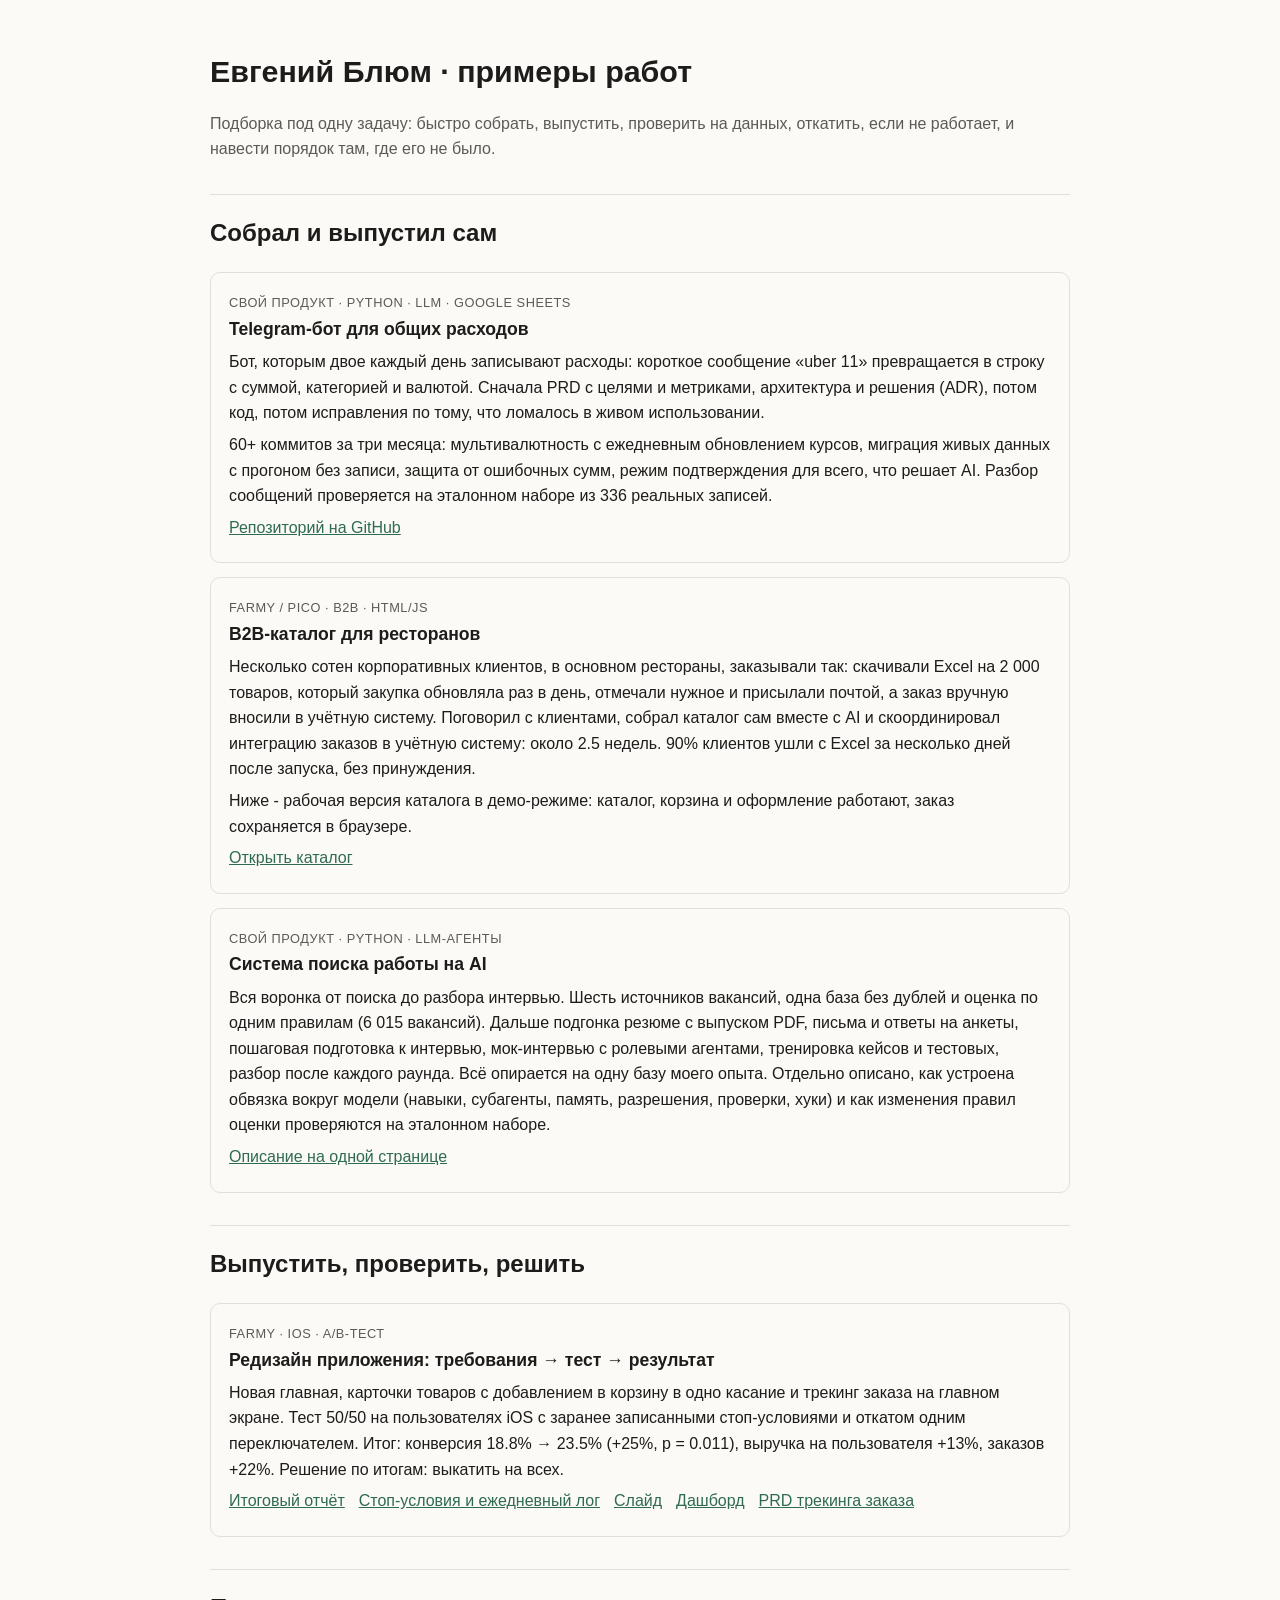
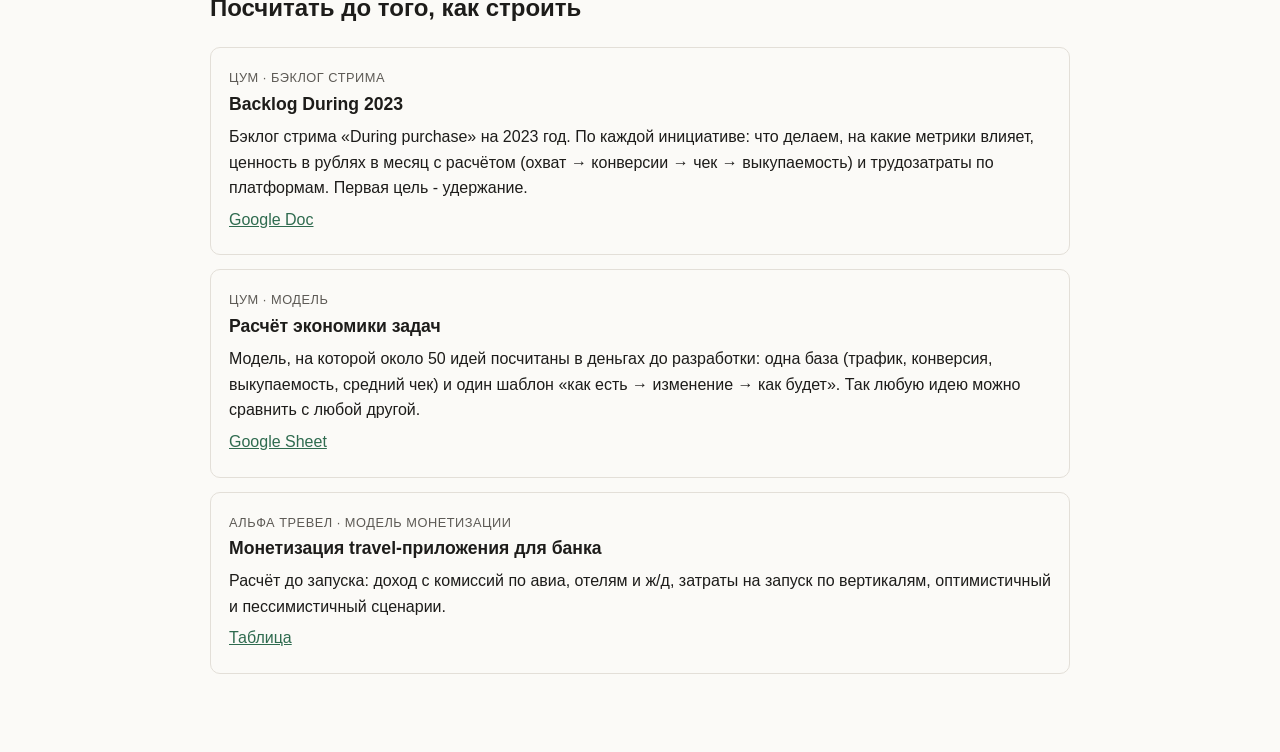
<file: index.html>
<!doctype html>
<html lang="ru">
<head>
<meta charset="utf-8">
<meta name="viewport" content="width=device-width, initial-scale=1">
<title>Евгений Блюм · примеры работ</title>
<link rel="stylesheet" href="doc.css">
<style>
.item{border:1px solid var(--line);border-radius:10px;padding:16px 18px;margin:14px 0}
.item h3{margin:0 0 6px;font-size:1.1rem}
.item p{margin:6px 0}
.links a{margin-right:14px;white-space:nowrap}
.lead{color:var(--muted)}
.tag{font-size:.8rem;color:var(--muted);text-transform:uppercase;letter-spacing:.04em}
</style>
</head>
<body>
<main>
<h1>Евгений Блюм · примеры работ</h1>
<p class="lead">Подборка под одну задачу: быстро собрать, выпустить, проверить на данных, откатить, если не работает, и навести порядок там, где его не было.</p>

<h2>Собрал и выпустил сам</h2>

<div class="item">
<span class="tag">Свой продукт · Python · LLM · Google Sheets</span>
<h3>Telegram-бот для общих расходов</h3>
<p>Бот, которым двое каждый день записывают расходы: короткое сообщение «uber 11» превращается в строку с суммой, категорией и валютой. Сначала PRD с целями и метриками, архитектура и решения (ADR), потом код, потом исправления по тому, что ломалось в живом использовании.</p>
<p>60+ коммитов за три месяца: мультивалютность с ежедневным обновлением курсов, миграция живых данных с прогоном без записи, защита от ошибочных сумм, режим подтверждения для всего, что решает AI. Разбор сообщений проверяется на эталонном наборе из 336 реальных записей.</p>
<p class="links"><a href="https://github.com/tatah607/expenses-bot">Репозиторий на GitHub</a></p>
</div>

<div class="item">
<span class="tag">Farmy / Pico · B2B · HTML/JS</span>
<h3>B2B-каталог для ресторанов</h3>
<p>Несколько сотен корпоративных клиентов, в основном рестораны, заказывали так: скачивали Excel на 2 000 товаров, который закупка обновляла раз в день, отмечали нужное и присылали почтой, а заказ вручную вносили в учётную систему. Поговорил с клиентами, собрал каталог сам вместе с AI и скоординировал интеграцию заказов в учётную систему: около 2.5 недель. 90% клиентов ушли с Excel за несколько дней после запуска, без принуждения.</p>
<p>Ниже - рабочая версия каталога в демо-режиме: каталог, корзина и оформление работают, заказ сохраняется в браузере.</p>
<p class="links"><a href="pico/">Открыть каталог</a></p>
</div>

<div class="item">
<span class="tag">Свой продукт · Python · LLM-агенты</span>
<h3>Система поиска работы на AI</h3>
<p>Вся воронка от поиска до разбора интервью. Шесть источников вакансий, одна база без дублей и оценка по одним правилам (6 015 вакансий). Дальше подгонка резюме с выпуском PDF, письма и ответы на анкеты, пошаговая подготовка к интервью, мок-интервью с ролевыми агентами, тренировка кейсов и тестовых, разбор после каждого раунда. Всё опирается на одну базу моего опыта. Отдельно описано, как устроена обвязка вокруг модели (навыки, субагенты, память, разрешения, проверки, хуки) и как изменения правил оценки проверяются на эталонном наборе.</p>
<p class="links"><a href="job-search/">Описание на одной странице</a></p>
</div>

<h2>Выпустить, проверить, решить</h2>

<div class="item">
<span class="tag">Farmy · iOS · A/B-тест</span>
<h3>Редизайн приложения: требования → тест → результат</h3>
<p>Новая главная, карточки товаров с добавлением в корзину в одно касание и трекинг заказа на главном экране. Тест 50/50 на пользователях iOS с заранее записанными стоп-условиями и откатом одним переключателем. Итог: конверсия 18.8% → 23.5% (+25%, p = 0.011), выручка на пользователя +13%, заказов +22%. Решение по итогам: выкатить на всех.</p>
<p class="links"><a href="farmy/ab-report.html">Итоговый отчёт</a><a href="farmy/ab-log.html">Стоп-условия и ежедневный лог</a><a href="farmy/ab-slide.html">Слайд</a><a href="farmy/ab-dashboard.html">Дашборд</a><a href="farmy/prd-order-tracking.html">PRD трекинга заказа</a></p>
</div>

<h2>Посчитать до того, как строить</h2>

<div class="item">
<span class="tag">ЦУМ · бэклог стрима</span>
<h3>Backlog During 2023</h3>
<p>Бэклог стрима «During purchase» на 2023 год. По каждой инициативе: что делаем, на какие метрики влияет, ценность в рублях в месяц с расчётом (охват → конверсии → чек → выкупаемость) и трудозатраты по платформам. Первая цель - удержание.</p>
<p class="links"><a href="https://docs.google.com/document/d/1kgqPb0C3RrmeOR41KbK_xIZgDHC7muoxwWZ25m1e4c0/edit">Google Doc</a></p>
</div>

<div class="item">
<span class="tag">ЦУМ · модель</span>
<h3>Расчёт экономики задач</h3>
<p>Модель, на которой около 50 идей посчитаны в деньгах до разработки: одна база (трафик, конверсия, выкупаемость, средний чек) и один шаблон «как есть → изменение → как будет». Так любую идею можно сравнить с любой другой.</p>
<p class="links"><a href="https://docs.google.com/spreadsheets/d/1RNnV2feDvsq8Nw9Qgnt2eizBcwV6LCxNOON9UDa2UpI/edit">Google Sheet</a></p>
</div>

<div class="item">
<span class="tag">Альфа Тревел · модель монетизации</span>
<h3>Монетизация travel-приложения для банка</h3>
<p>Расчёт до запуска: доход с комиссий по авиа, отелям и ж/д, затраты на запуск по вертикалям, оптимистичный и пессимистичный сценарии.</p>
<p class="links"><a href="https://drive.google.com/file/d/1NDzs3a_Ss0D50z-XrWB2sniayHkzBZwA/view">Таблица</a></p>
</div>
</main>
</body>
</html>
</file>
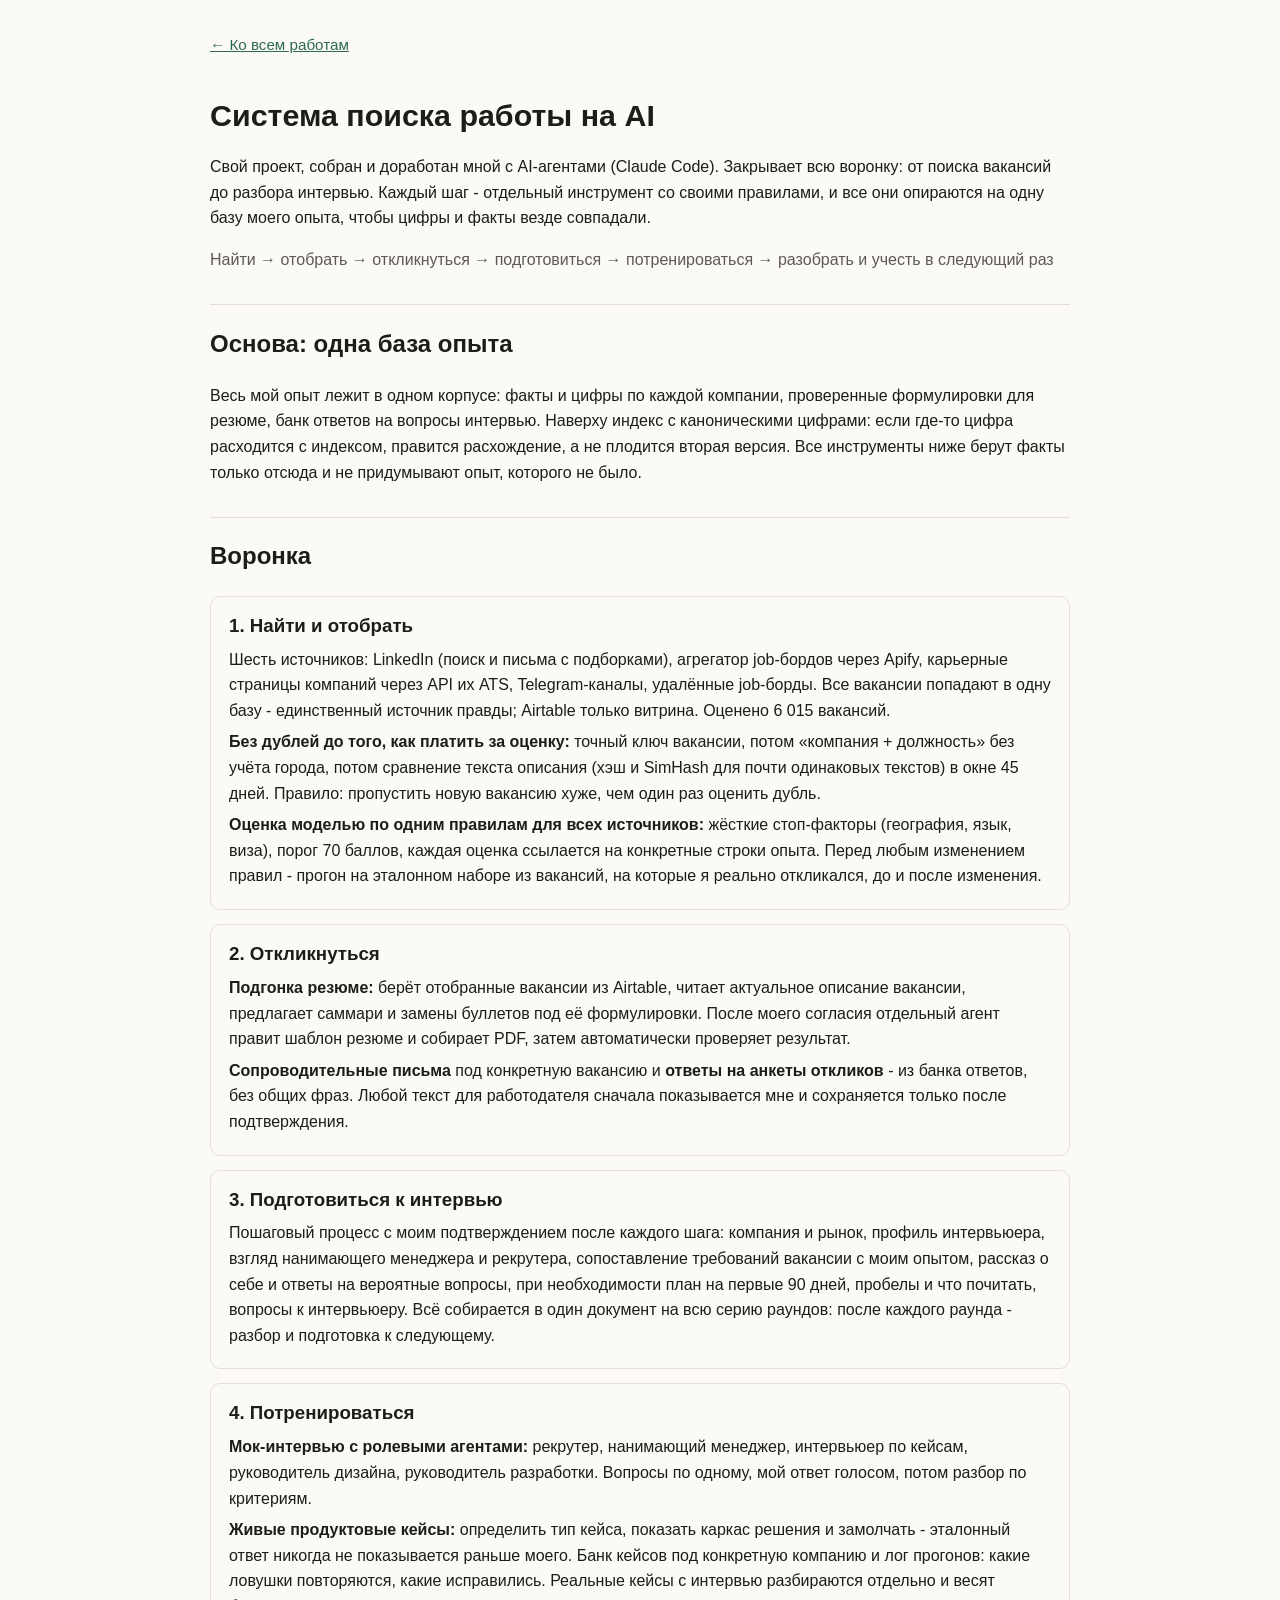
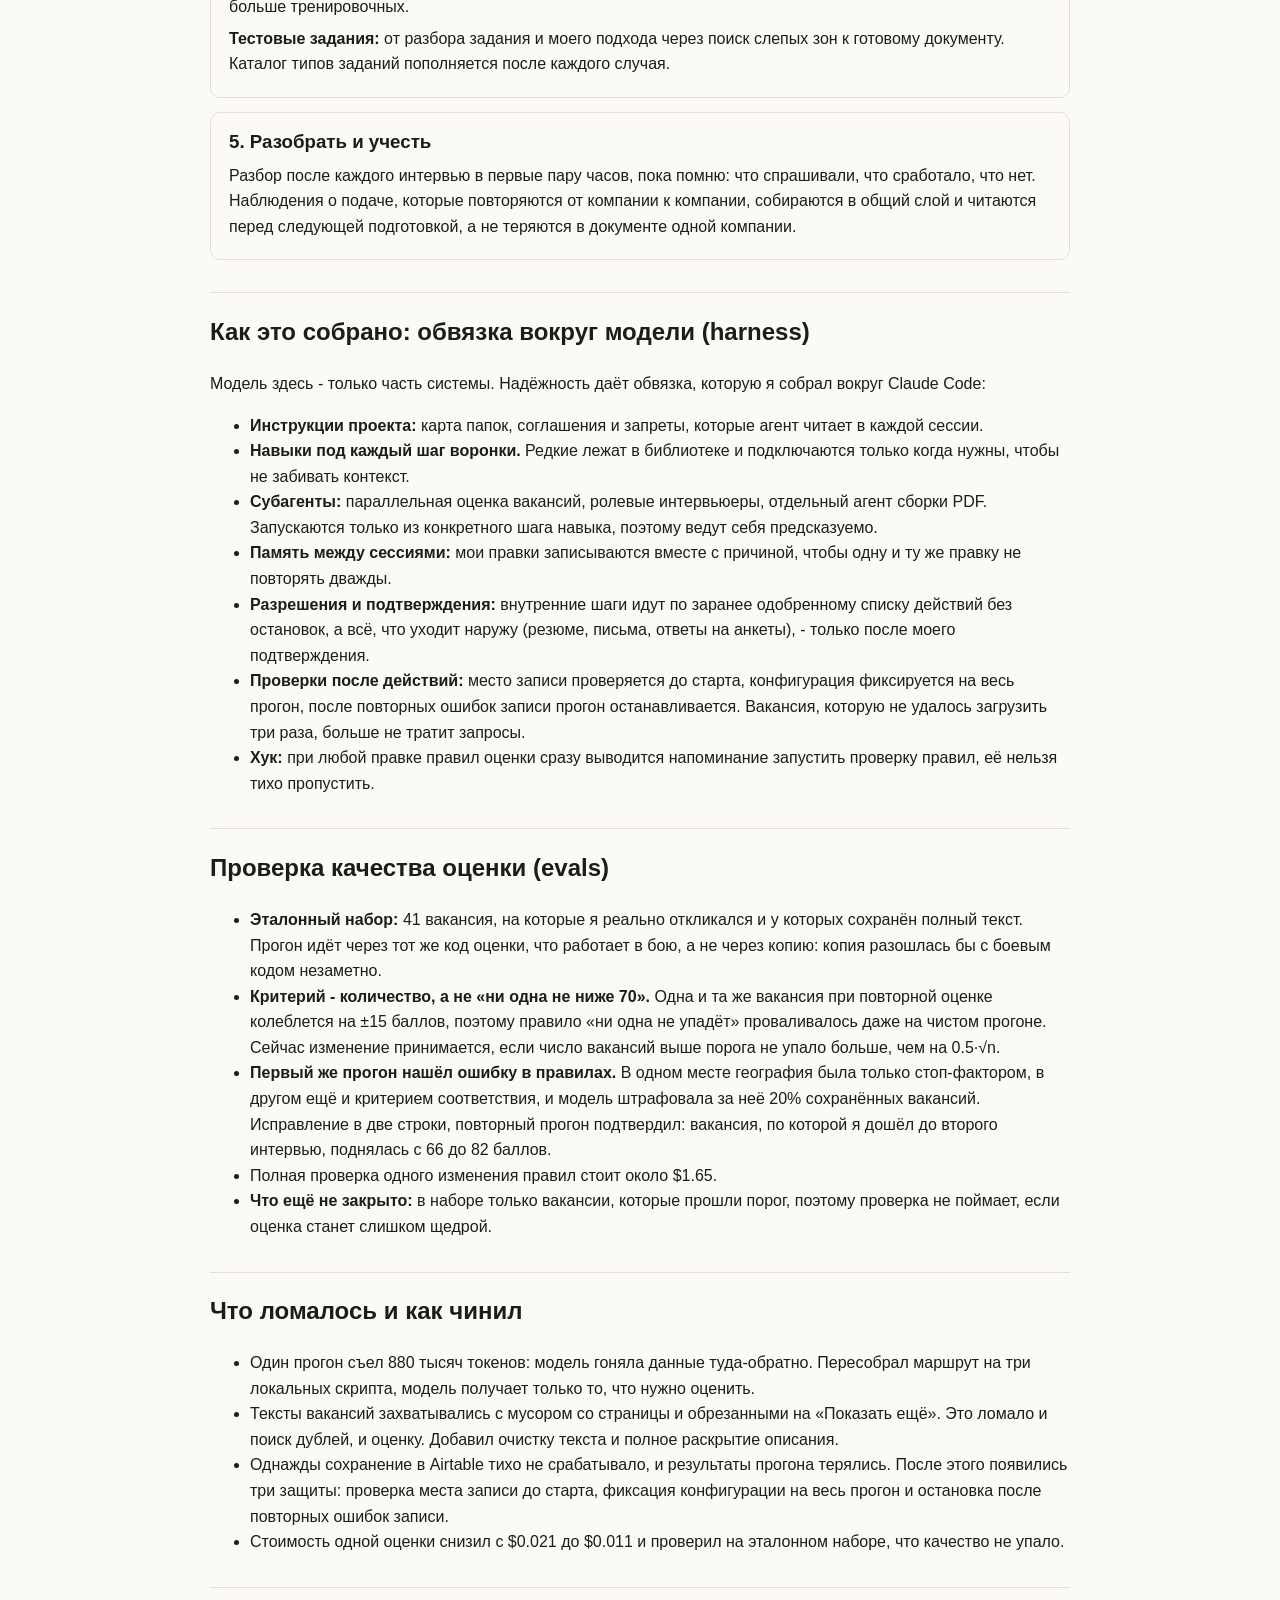
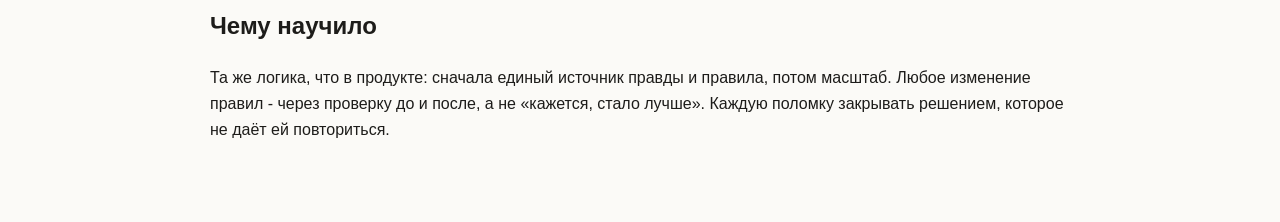
<file: job-search/index.html>
<!doctype html>
<html lang="ru">
<head>
<meta charset="utf-8">
<meta name="viewport" content="width=device-width, initial-scale=1">
<title>Система поиска работы на AI</title>
<link rel="stylesheet" href="../doc.css">
<style>
.stage{border:1px solid var(--line);border-radius:10px;padding:14px 18px;margin:14px 0}
.stage h3{margin:0 0 6px}
.stage p{margin:6px 0}
.flow{color:var(--muted)}
</style>
</head>
<body>
<main>
<a class="back" href="../">← Ко всем работам</a>
<h1>Система поиска работы на AI</h1>
<p>Свой проект, собран и доработан мной с AI-агентами (Claude Code). Закрывает всю воронку: от поиска вакансий до разбора интервью. Каждый шаг - отдельный инструмент со своими правилами, и все они опираются на одну базу моего опыта, чтобы цифры и факты везде совпадали.</p>
<p class="flow">Найти → отобрать → откликнуться → подготовиться → потренироваться → разобрать и учесть в следующий раз</p>

<h2>Основа: одна база опыта</h2>
<p>Весь мой опыт лежит в одном корпусе: факты и цифры по каждой компании, проверенные формулировки для резюме, банк ответов на вопросы интервью. Наверху индекс с каноническими цифрами: если где-то цифра расходится с индексом, правится расхождение, а не плодится вторая версия. Все инструменты ниже берут факты только отсюда и не придумывают опыт, которого не было.</p>

<h2>Воронка</h2>

<div class="stage">
<h3>1. Найти и отобрать</h3>
<p>Шесть источников: LinkedIn (поиск и письма с подборками), агрегатор job-бордов через Apify, карьерные страницы компаний через API их ATS, Telegram-каналы, удалённые job-борды. Все вакансии попадают в одну базу - единственный источник правды; Airtable только витрина. Оценено 6 015 вакансий.</p>
<p><b>Без дублей до того, как платить за оценку:</b> точный ключ вакансии, потом «компания + должность» без учёта города, потом сравнение текста описания (хэш и SimHash для почти одинаковых текстов) в окне 45 дней. Правило: пропустить новую вакансию хуже, чем один раз оценить дубль.</p>
<p><b>Оценка моделью по одним правилам для всех источников:</b> жёсткие стоп-факторы (география, язык, виза), порог 70 баллов, каждая оценка ссылается на конкретные строки опыта. Перед любым изменением правил - прогон на эталонном наборе из вакансий, на которые я реально откликался, до и после изменения.</p>
</div>

<div class="stage">
<h3>2. Откликнуться</h3>
<p><b>Подгонка резюме:</b> берёт отобранные вакансии из Airtable, читает актуальное описание вакансии, предлагает саммари и замены буллетов под её формулировки. После моего согласия отдельный агент правит шаблон резюме и собирает PDF, затем автоматически проверяет результат.</p>
<p><b>Сопроводительные письма</b> под конкретную вакансию и <b>ответы на анкеты откликов</b> - из банка ответов, без общих фраз. Любой текст для работодателя сначала показывается мне и сохраняется только после подтверждения.</p>
</div>

<div class="stage">
<h3>3. Подготовиться к интервью</h3>
<p>Пошаговый процесс с моим подтверждением после каждого шага: компания и рынок, профиль интервьюера, взгляд нанимающего менеджера и рекрутера, сопоставление требований вакансии с моим опытом, рассказ о себе и ответы на вероятные вопросы, при необходимости план на первые 90 дней, пробелы и что почитать, вопросы к интервьюеру. Всё собирается в один документ на всю серию раундов: после каждого раунда - разбор и подготовка к следующему.</p>
</div>

<div class="stage">
<h3>4. Потренироваться</h3>
<p><b>Мок-интервью с ролевыми агентами:</b> рекрутер, нанимающий менеджер, интервьюер по кейсам, руководитель дизайна, руководитель разработки. Вопросы по одному, мой ответ голосом, потом разбор по критериям.</p>
<p><b>Живые продуктовые кейсы:</b> определить тип кейса, показать каркас решения и замолчать - эталонный ответ никогда не показывается раньше моего. Банк кейсов под конкретную компанию и лог прогонов: какие ловушки повторяются, какие исправились. Реальные кейсы с интервью разбираются отдельно и весят больше тренировочных.</p>
<p><b>Тестовые задания:</b> от разбора задания и моего подхода через поиск слепых зон к готовому документу. Каталог типов заданий пополняется после каждого случая.</p>
</div>

<div class="stage">
<h3>5. Разобрать и учесть</h3>
<p>Разбор после каждого интервью в первые пару часов, пока помню: что спрашивали, что сработало, что нет. Наблюдения о подаче, которые повторяются от компании к компании, собираются в общий слой и читаются перед следующей подготовкой, а не теряются в документе одной компании.</p>
</div>

<h2>Как это собрано: обвязка вокруг модели (harness)</h2>
<p>Модель здесь - только часть системы. Надёжность даёт обвязка, которую я собрал вокруг Claude Code:</p>
<ul>
<li><b>Инструкции проекта:</b> карта папок, соглашения и запреты, которые агент читает в каждой сессии.</li>
<li><b>Навыки под каждый шаг воронки.</b> Редкие лежат в библиотеке и подключаются только когда нужны, чтобы не забивать контекст.</li>
<li><b>Субагенты:</b> параллельная оценка вакансий, ролевые интервьюеры, отдельный агент сборки PDF. Запускаются только из конкретного шага навыка, поэтому ведут себя предсказуемо.</li>
<li><b>Память между сессиями:</b> мои правки записываются вместе с причиной, чтобы одну и ту же правку не повторять дважды.</li>
<li><b>Разрешения и подтверждения:</b> внутренние шаги идут по заранее одобренному списку действий без остановок, а всё, что уходит наружу (резюме, письма, ответы на анкеты), - только после моего подтверждения.</li>
<li><b>Проверки после действий:</b> место записи проверяется до старта, конфигурация фиксируется на весь прогон, после повторных ошибок записи прогон останавливается. Вакансия, которую не удалось загрузить три раза, больше не тратит запросы.</li>
<li><b>Хук:</b> при любой правке правил оценки сразу выводится напоминание запустить проверку правил, её нельзя тихо пропустить.</li>
</ul>

<h2>Проверка качества оценки (evals)</h2>
<ul>
<li><b>Эталонный набор:</b> 41 вакансия, на которые я реально откликался и у которых сохранён полный текст. Прогон идёт через тот же код оценки, что работает в бою, а не через копию: копия разошлась бы с боевым кодом незаметно.</li>
<li><b>Критерий - количество, а не «ни одна не ниже 70».</b> Одна и та же вакансия при повторной оценке колеблется на ±15 баллов, поэтому правило «ни одна не упадёт» проваливалось даже на чистом прогоне. Сейчас изменение принимается, если число вакансий выше порога не упало больше, чем на 0.5·√n.</li>
<li><b>Первый же прогон нашёл ошибку в правилах.</b> В одном месте география была только стоп-фактором, в другом ещё и критерием соответствия, и модель штрафовала за неё 20% сохранённых вакансий. Исправление в две строки, повторный прогон подтвердил: вакансия, по которой я дошёл до второго интервью, поднялась с 66 до 82 баллов.</li>
<li>Полная проверка одного изменения правил стоит около $1.65.</li>
<li><b>Что ещё не закрыто:</b> в наборе только вакансии, которые прошли порог, поэтому проверка не поймает, если оценка станет слишком щедрой.</li>
</ul>

<h2>Что ломалось и как чинил</h2>
<ul>
<li>Один прогон съел 880 тысяч токенов: модель гоняла данные туда-обратно. Пересобрал маршрут на три локальных скрипта, модель получает только то, что нужно оценить.</li>
<li>Тексты вакансий захватывались с мусором со страницы и обрезанными на «Показать ещё». Это ломало и поиск дублей, и оценку. Добавил очистку текста и полное раскрытие описания.</li>
<li>Однажды сохранение в Airtable тихо не срабатывало, и результаты прогона терялись. После этого появились три защиты: проверка места записи до старта, фиксация конфигурации на весь прогон и остановка после повторных ошибок записи.</li>
<li>Стоимость одной оценки снизил с $0.021 до $0.011 и проверил на эталонном наборе, что качество не упало.</li>
</ul>

<h2>Чему научило</h2>
<p>Та же логика, что в продукте: сначала единый источник правды и правила, потом масштаб. Любое изменение правил - через проверку до и после, а не «кажется, стало лучше». Каждую поломку закрывать решением, которое не даёт ей повториться.</p>
</main>
</body>
</html>
</file>
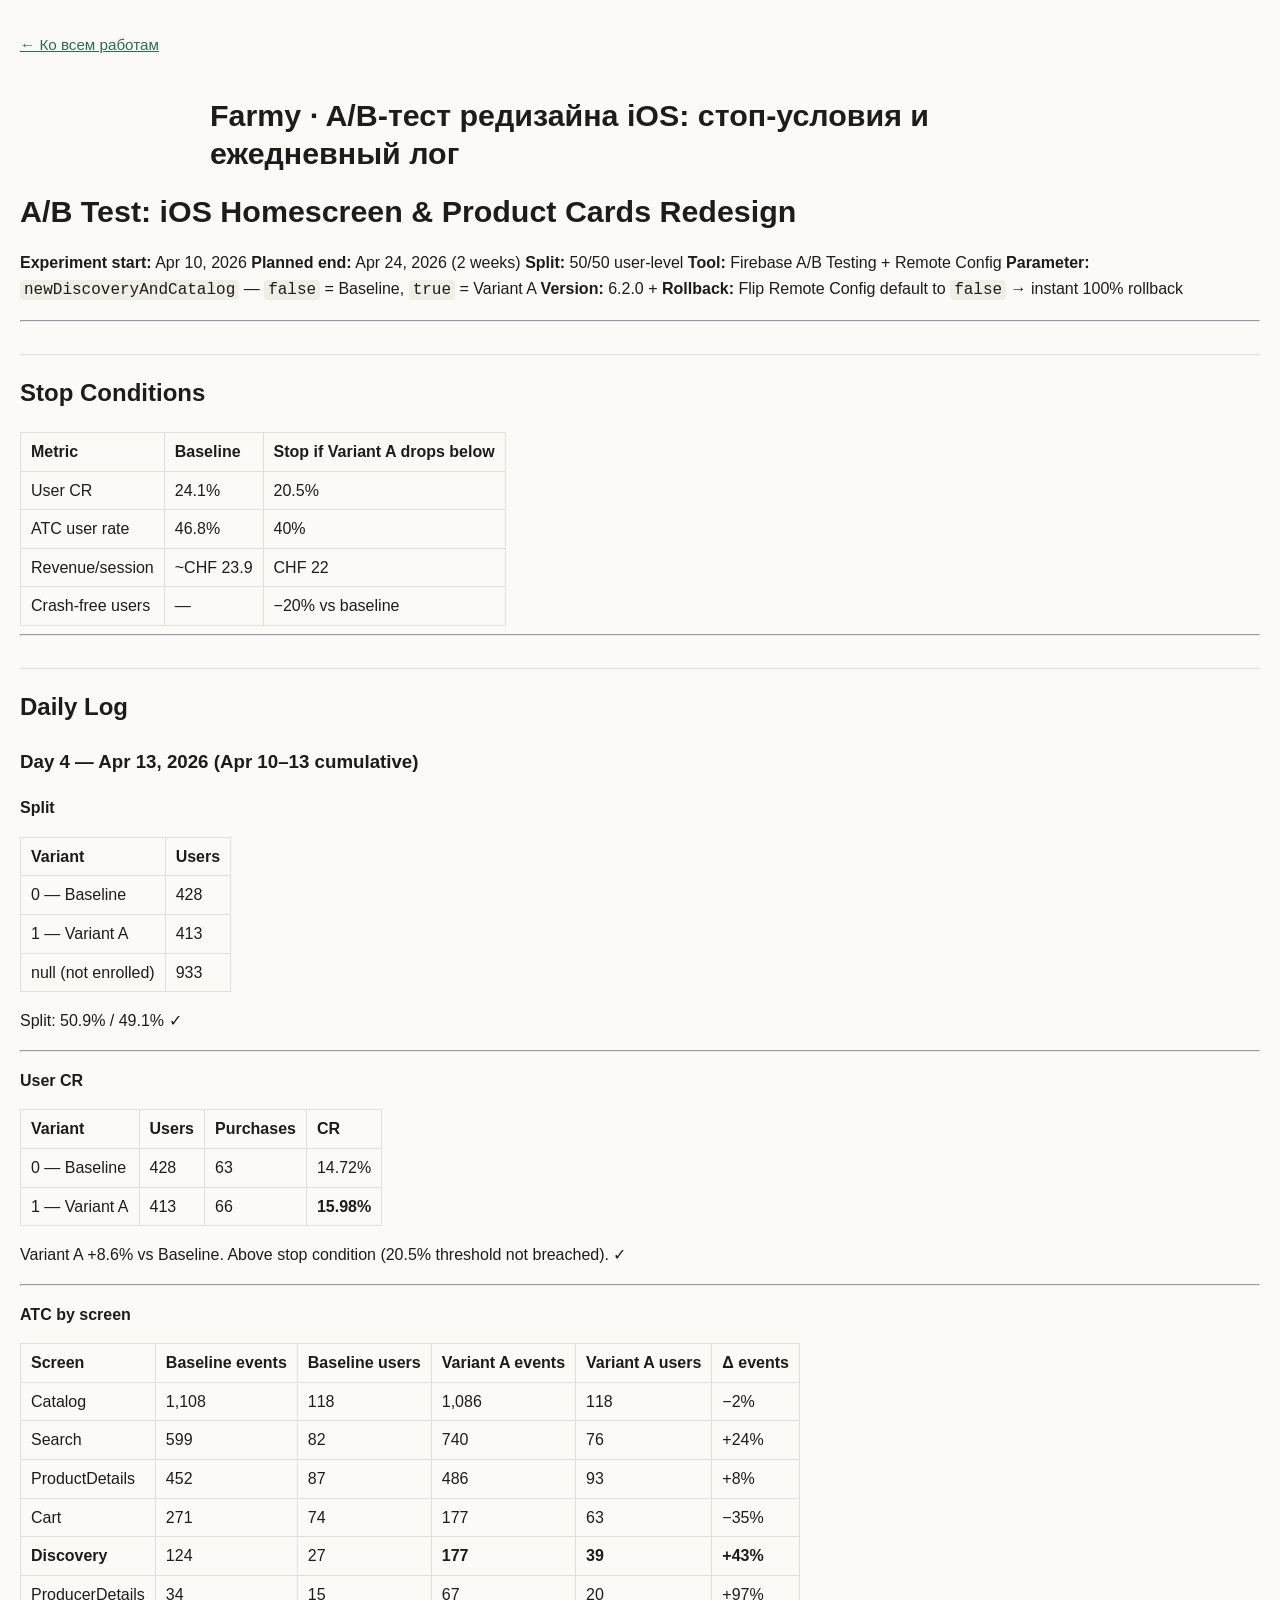
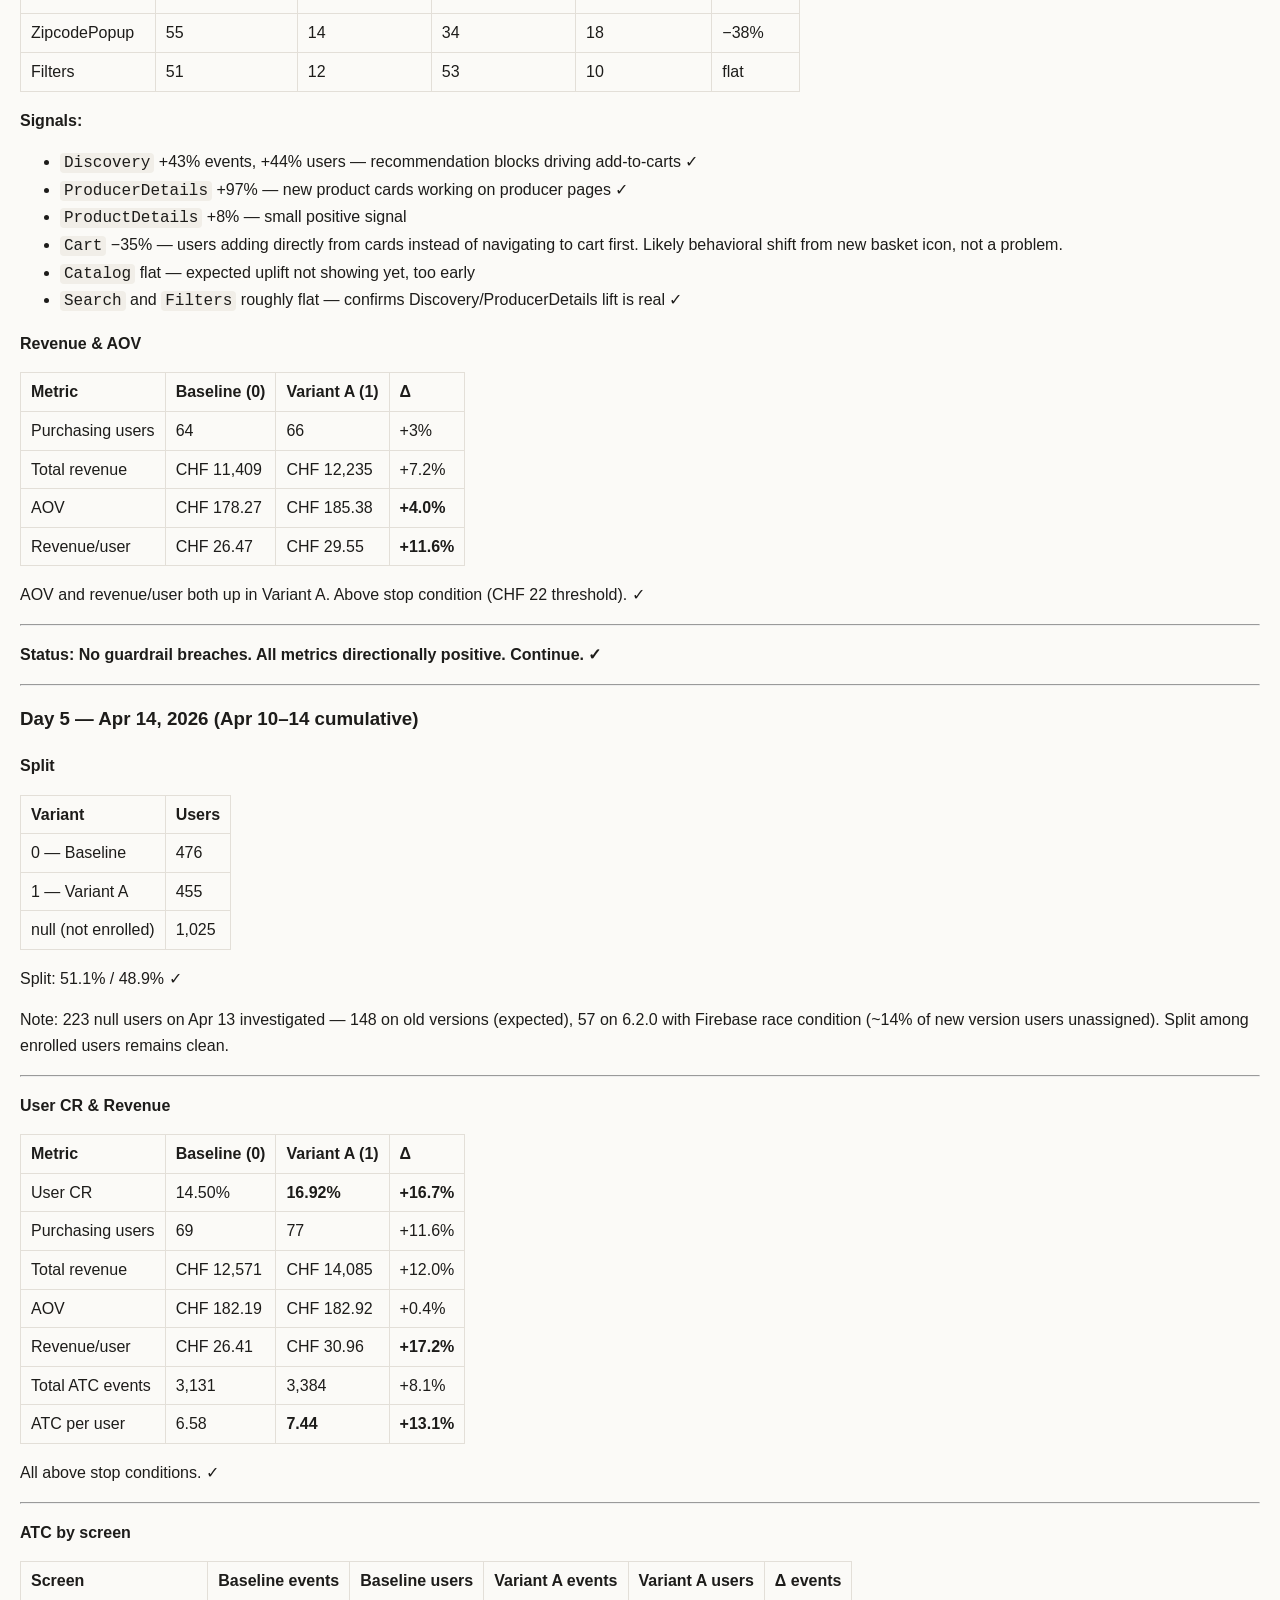
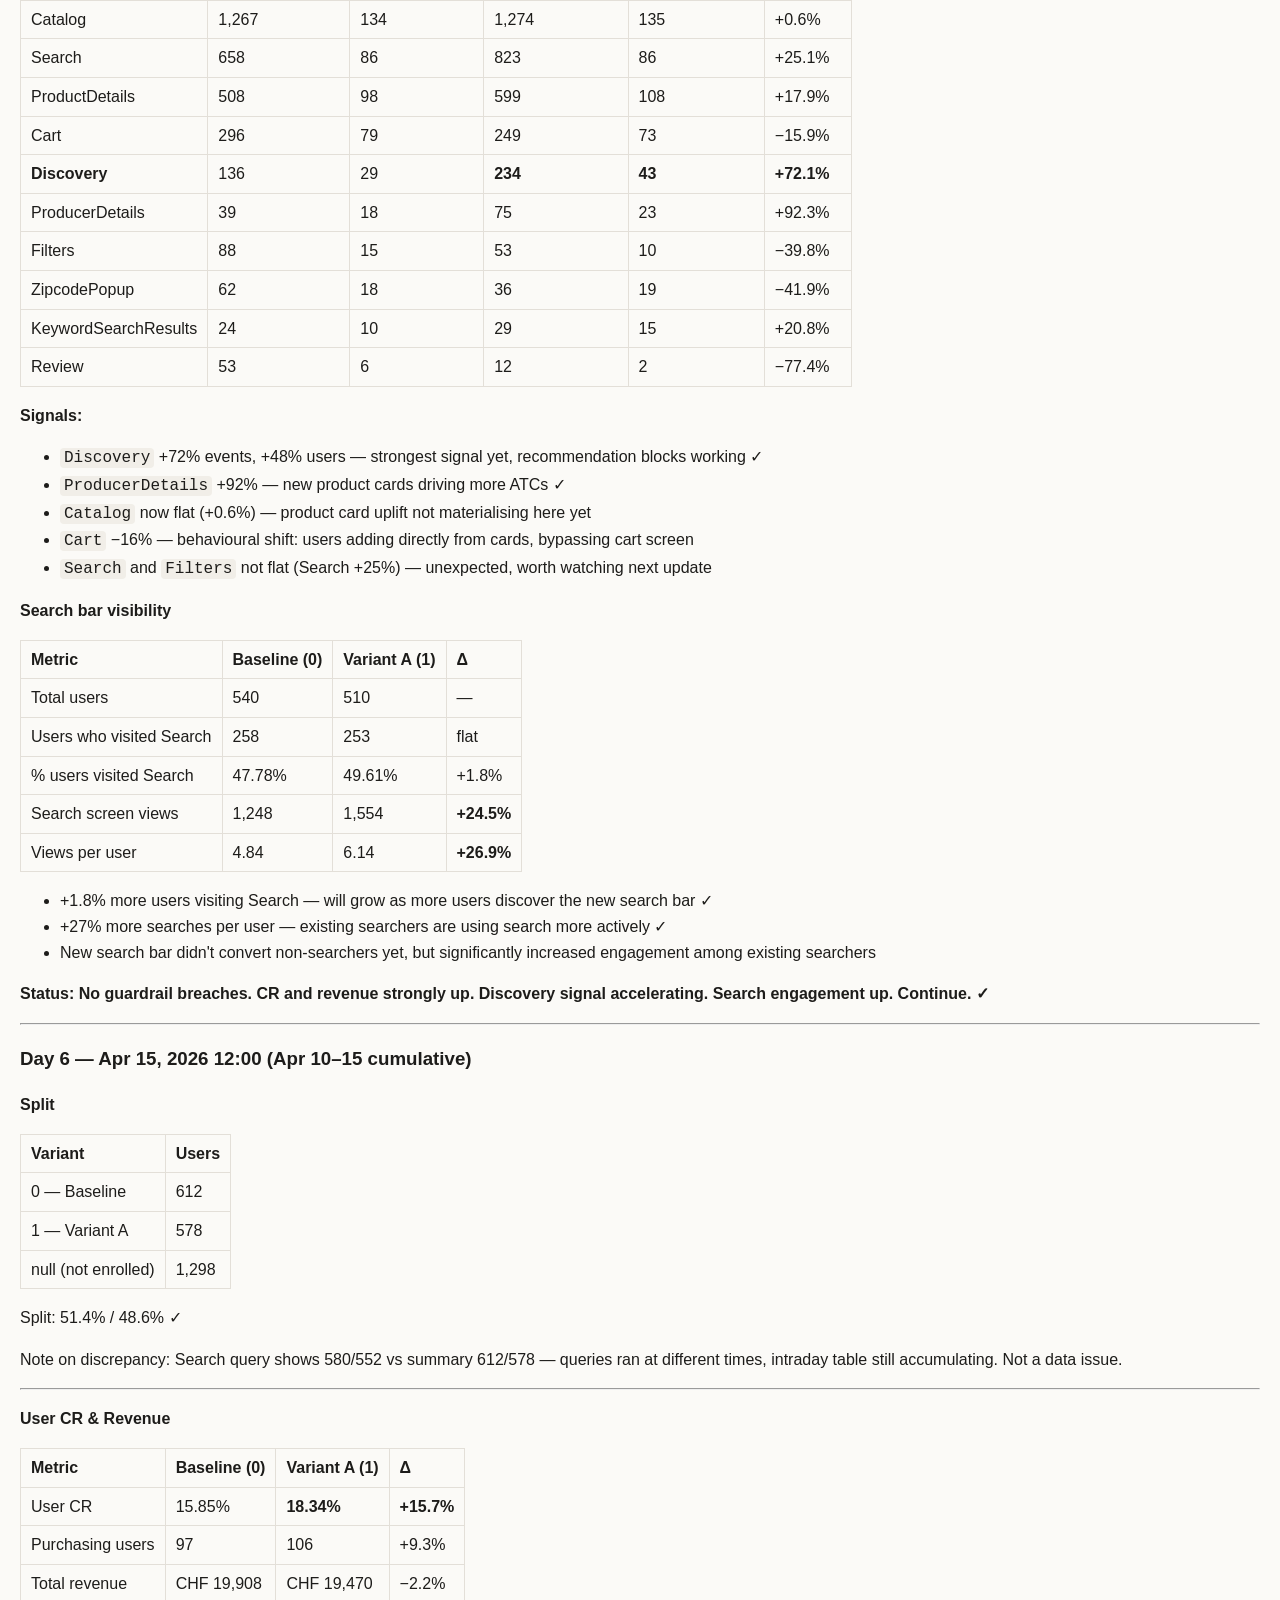
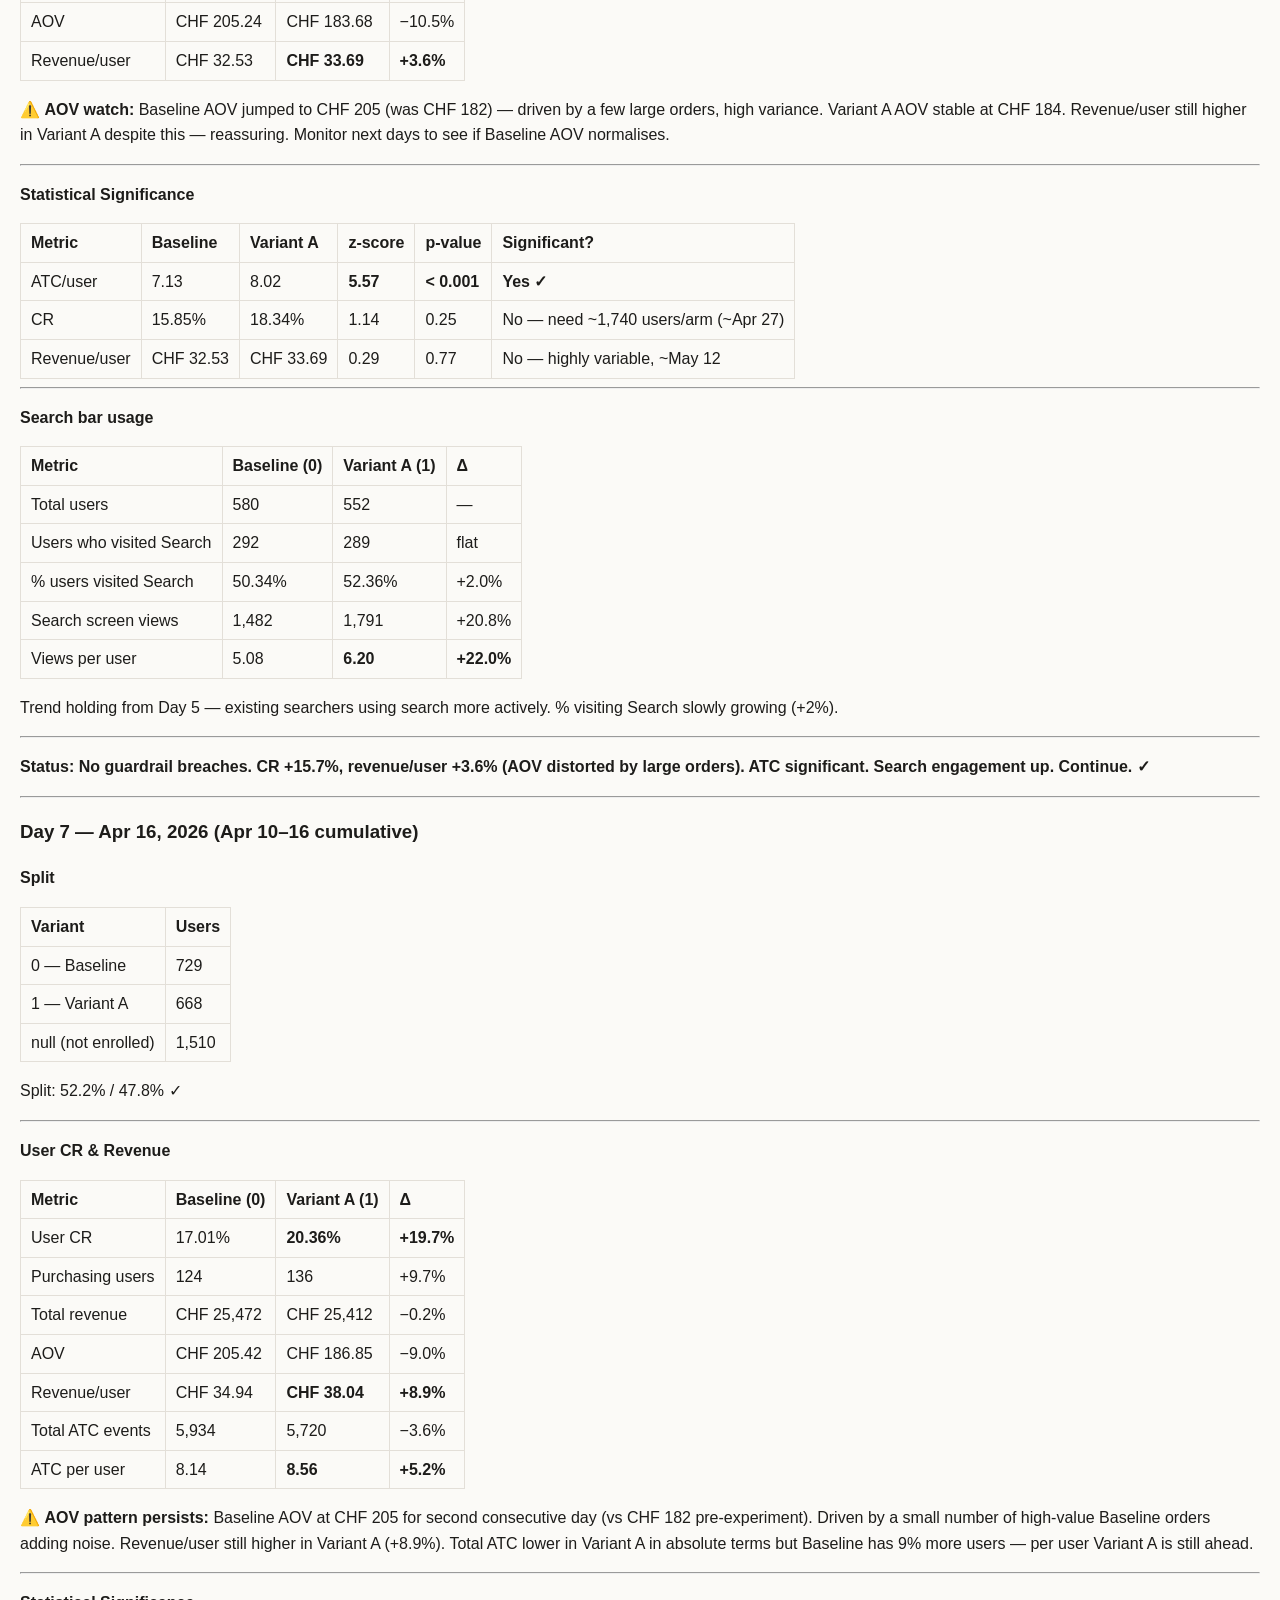
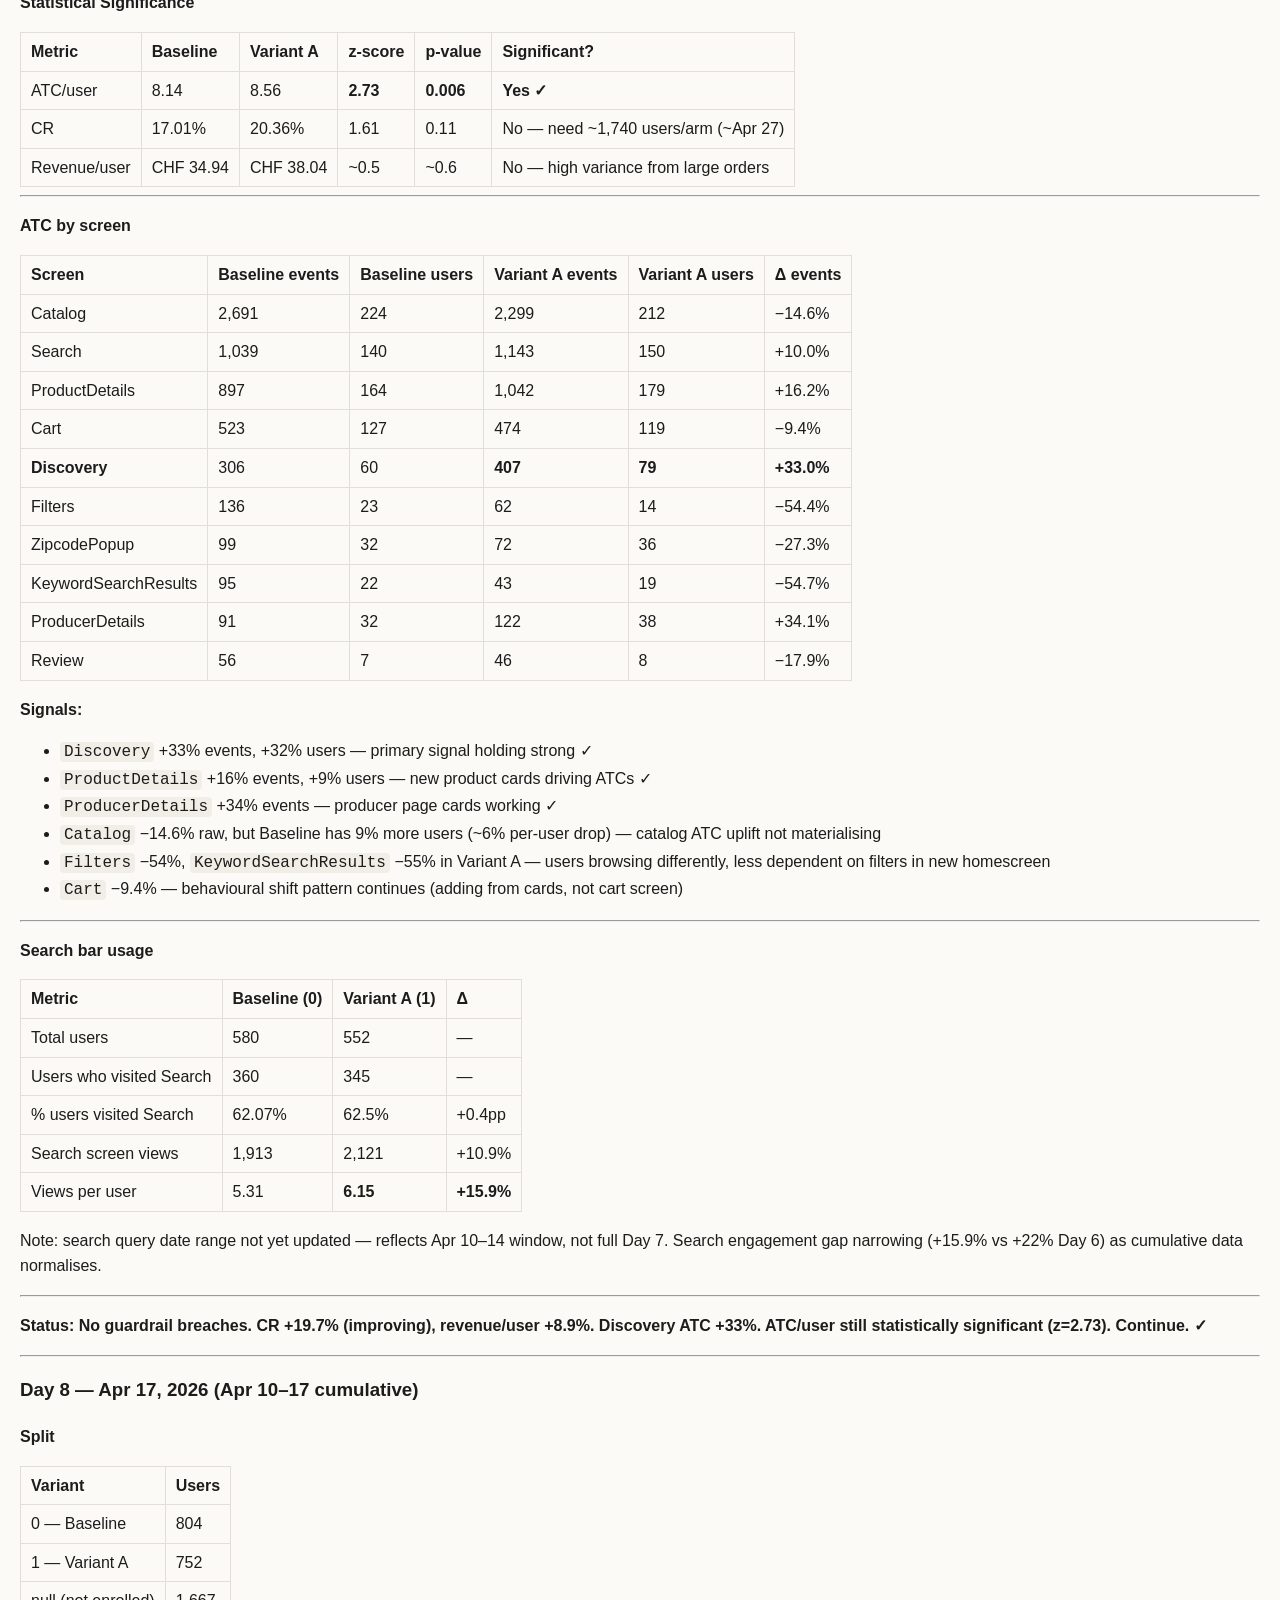
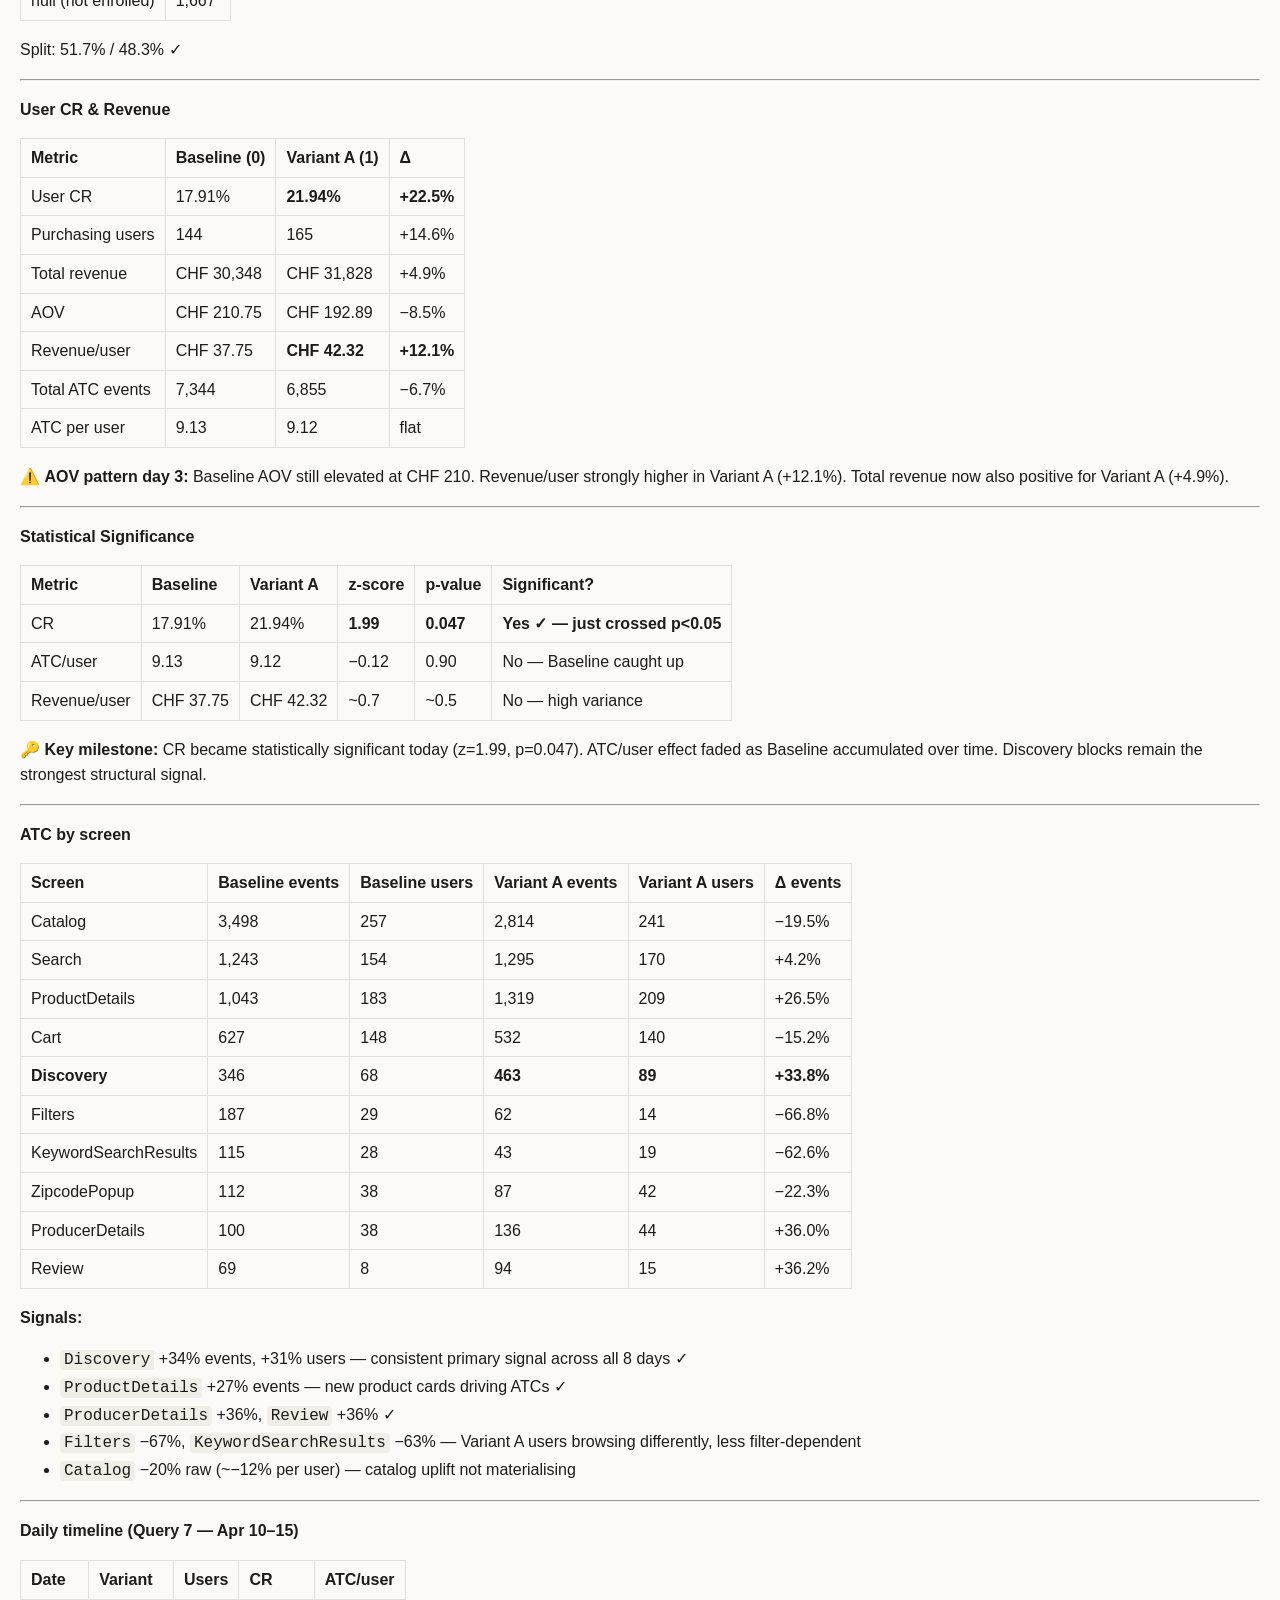
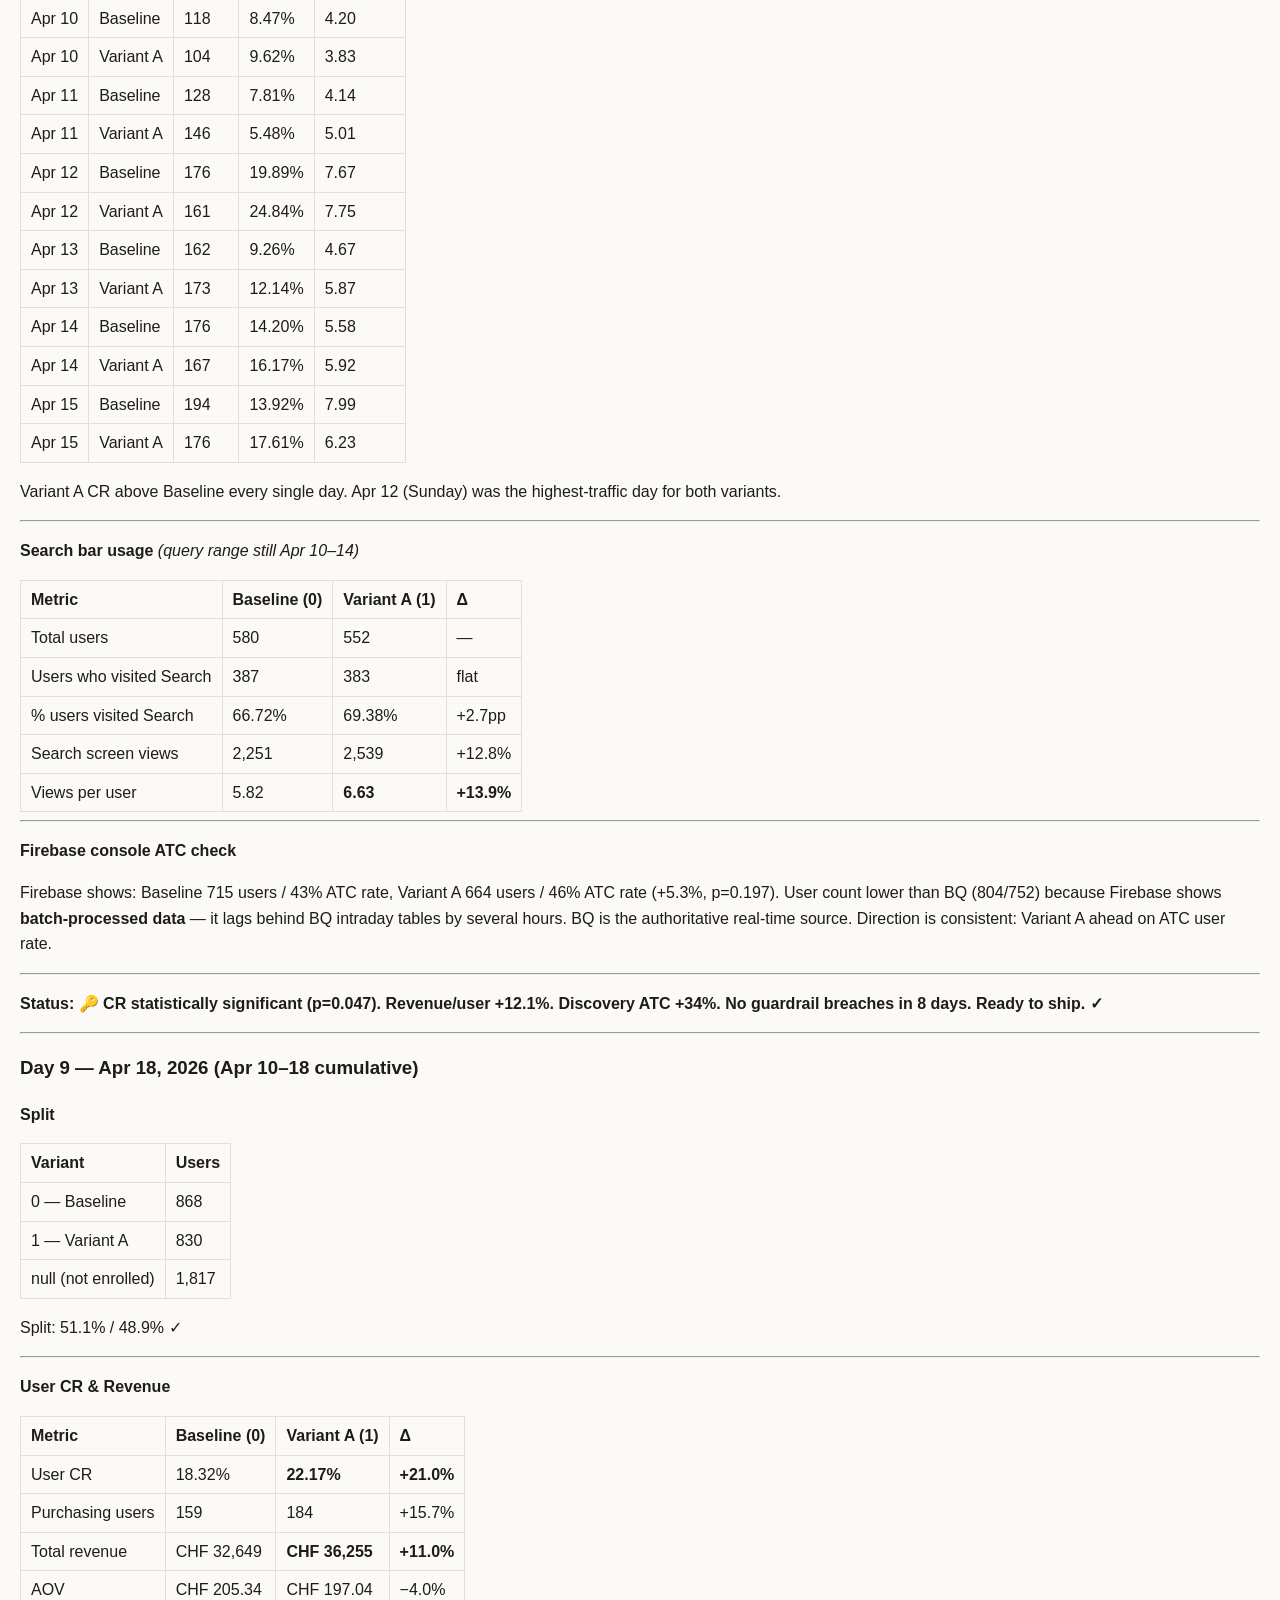
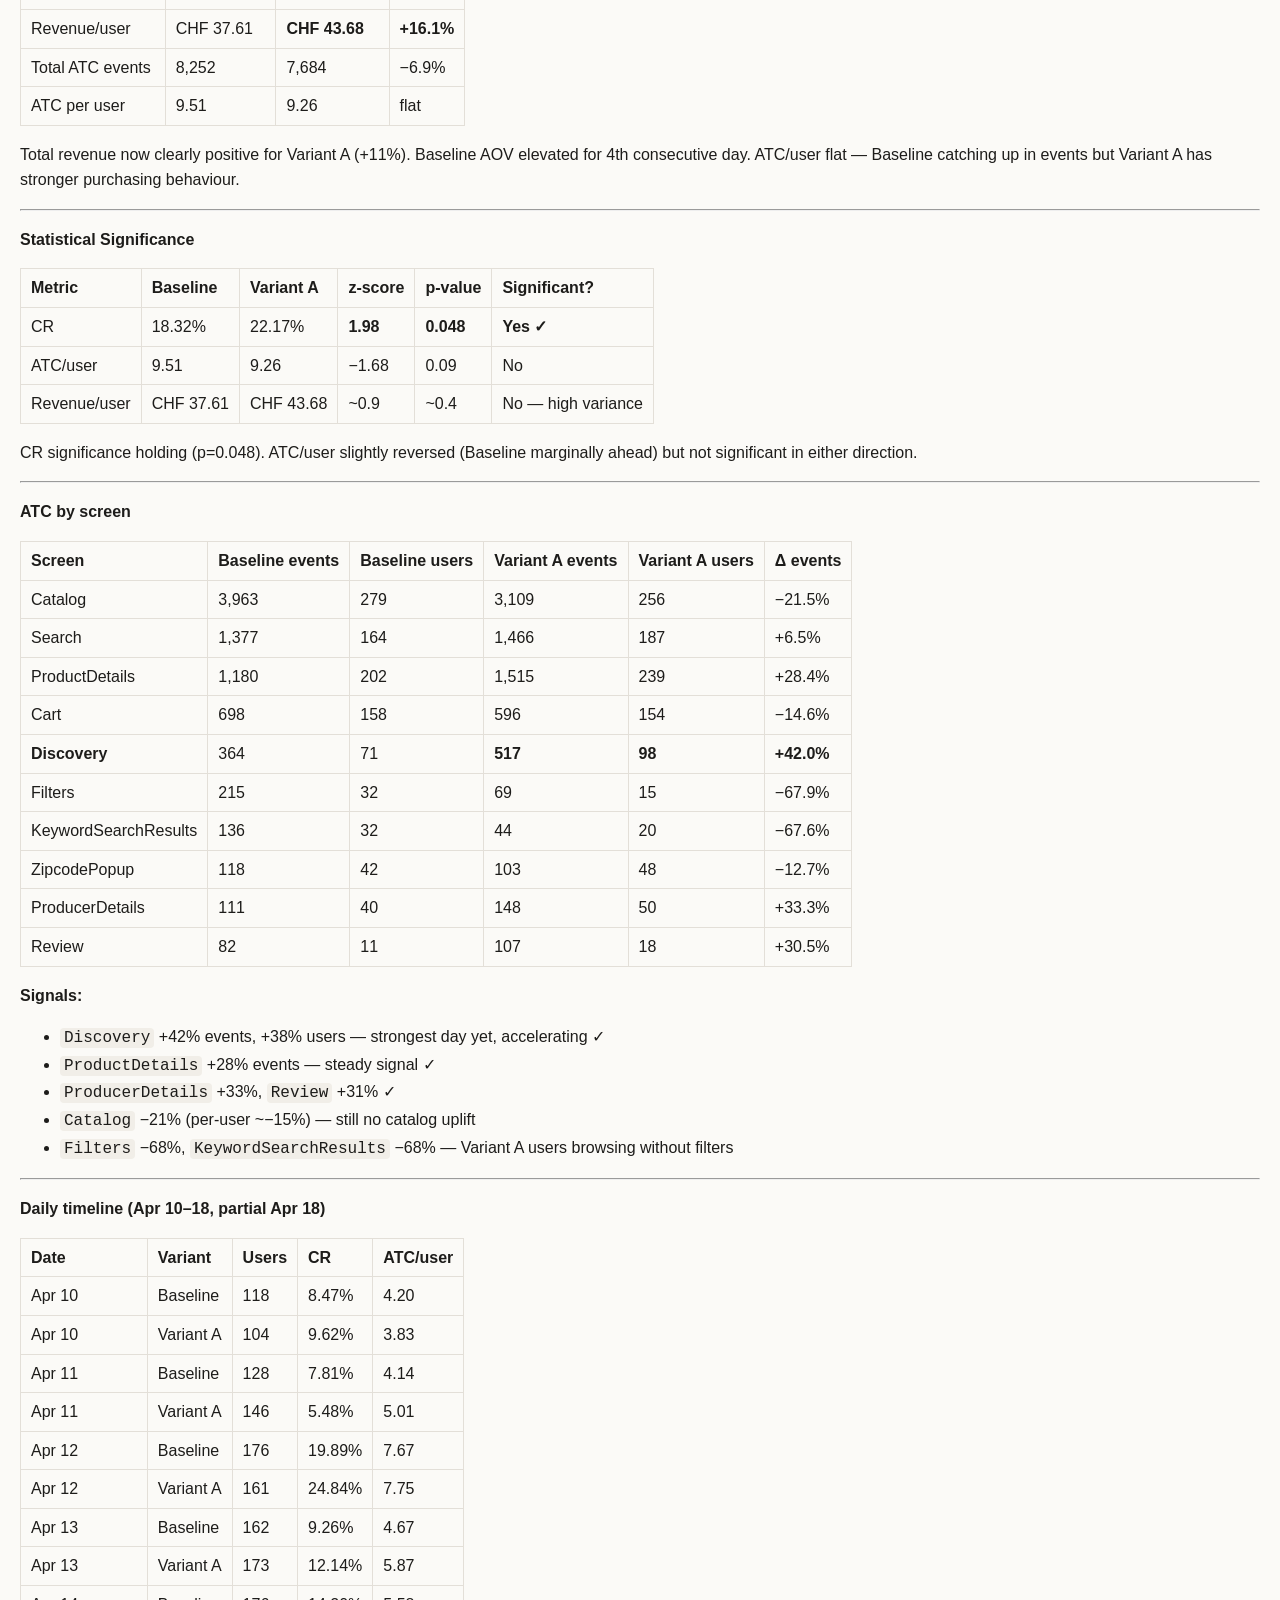
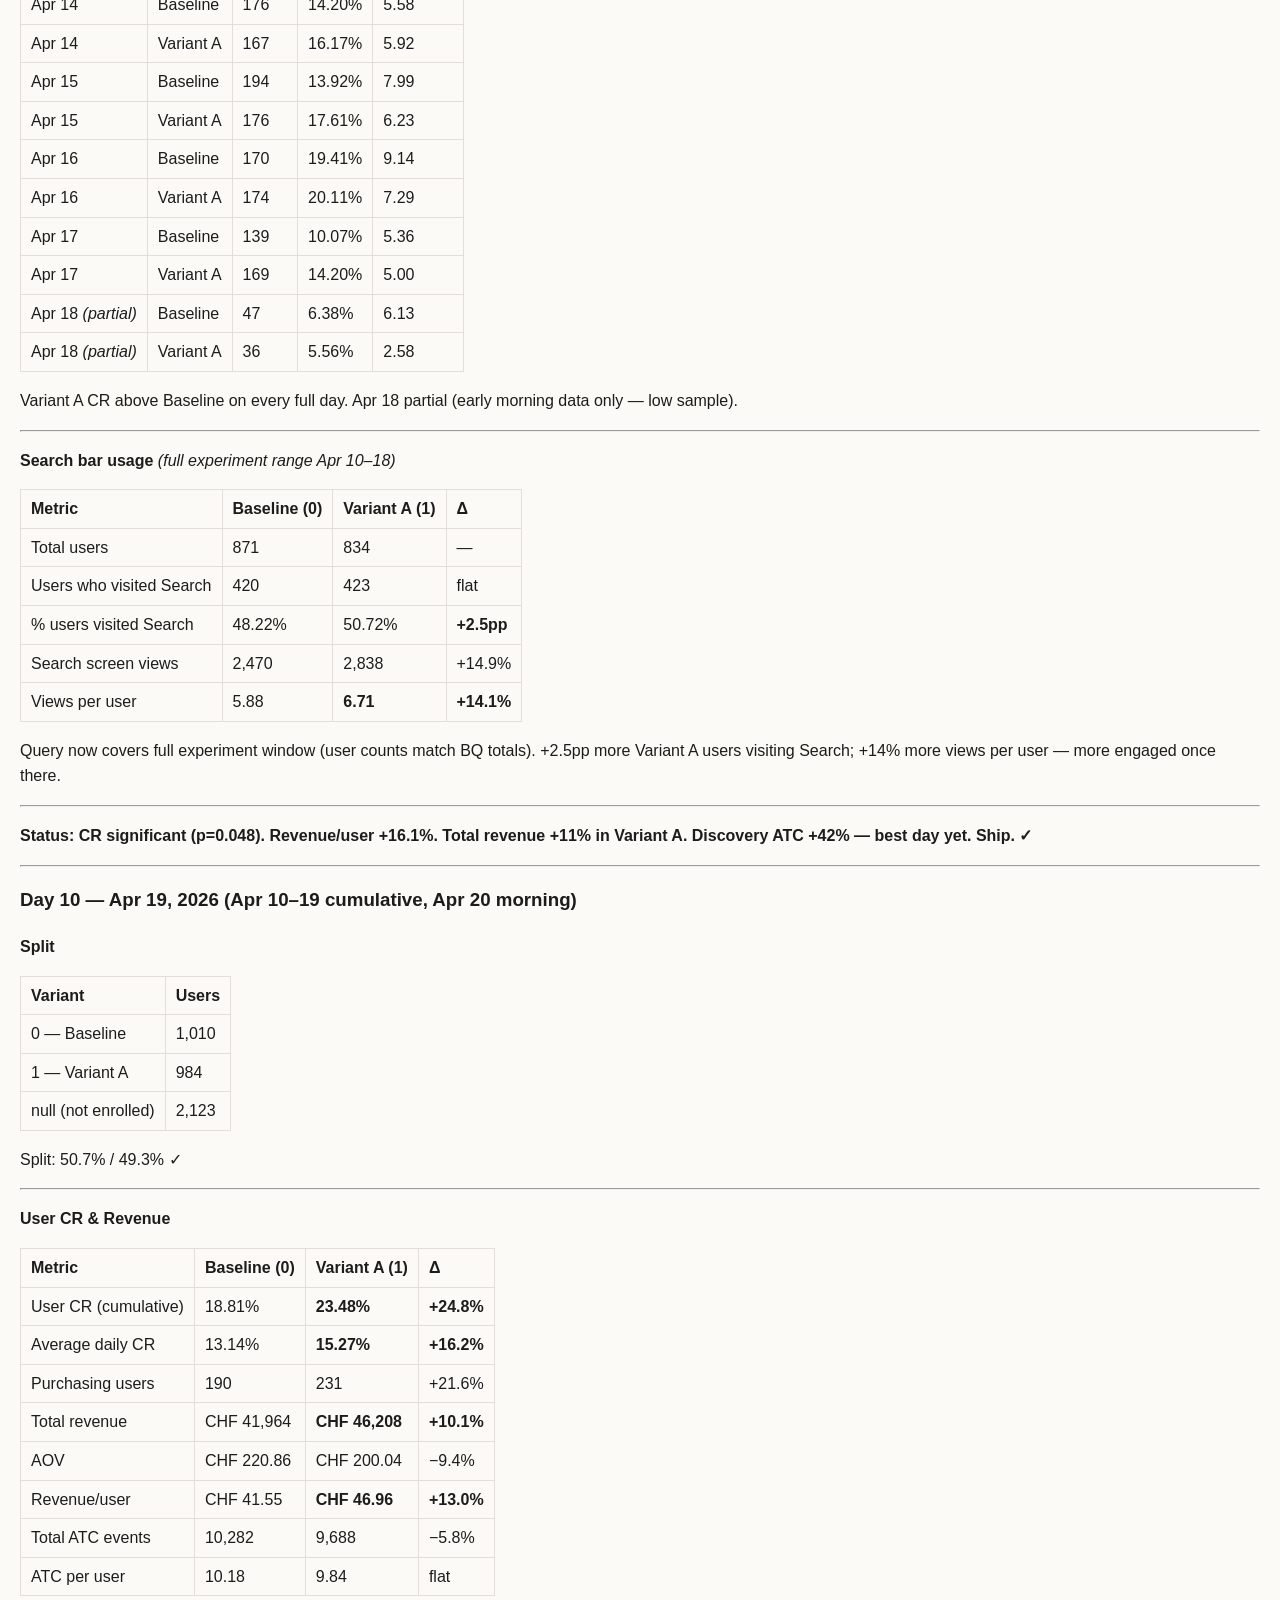
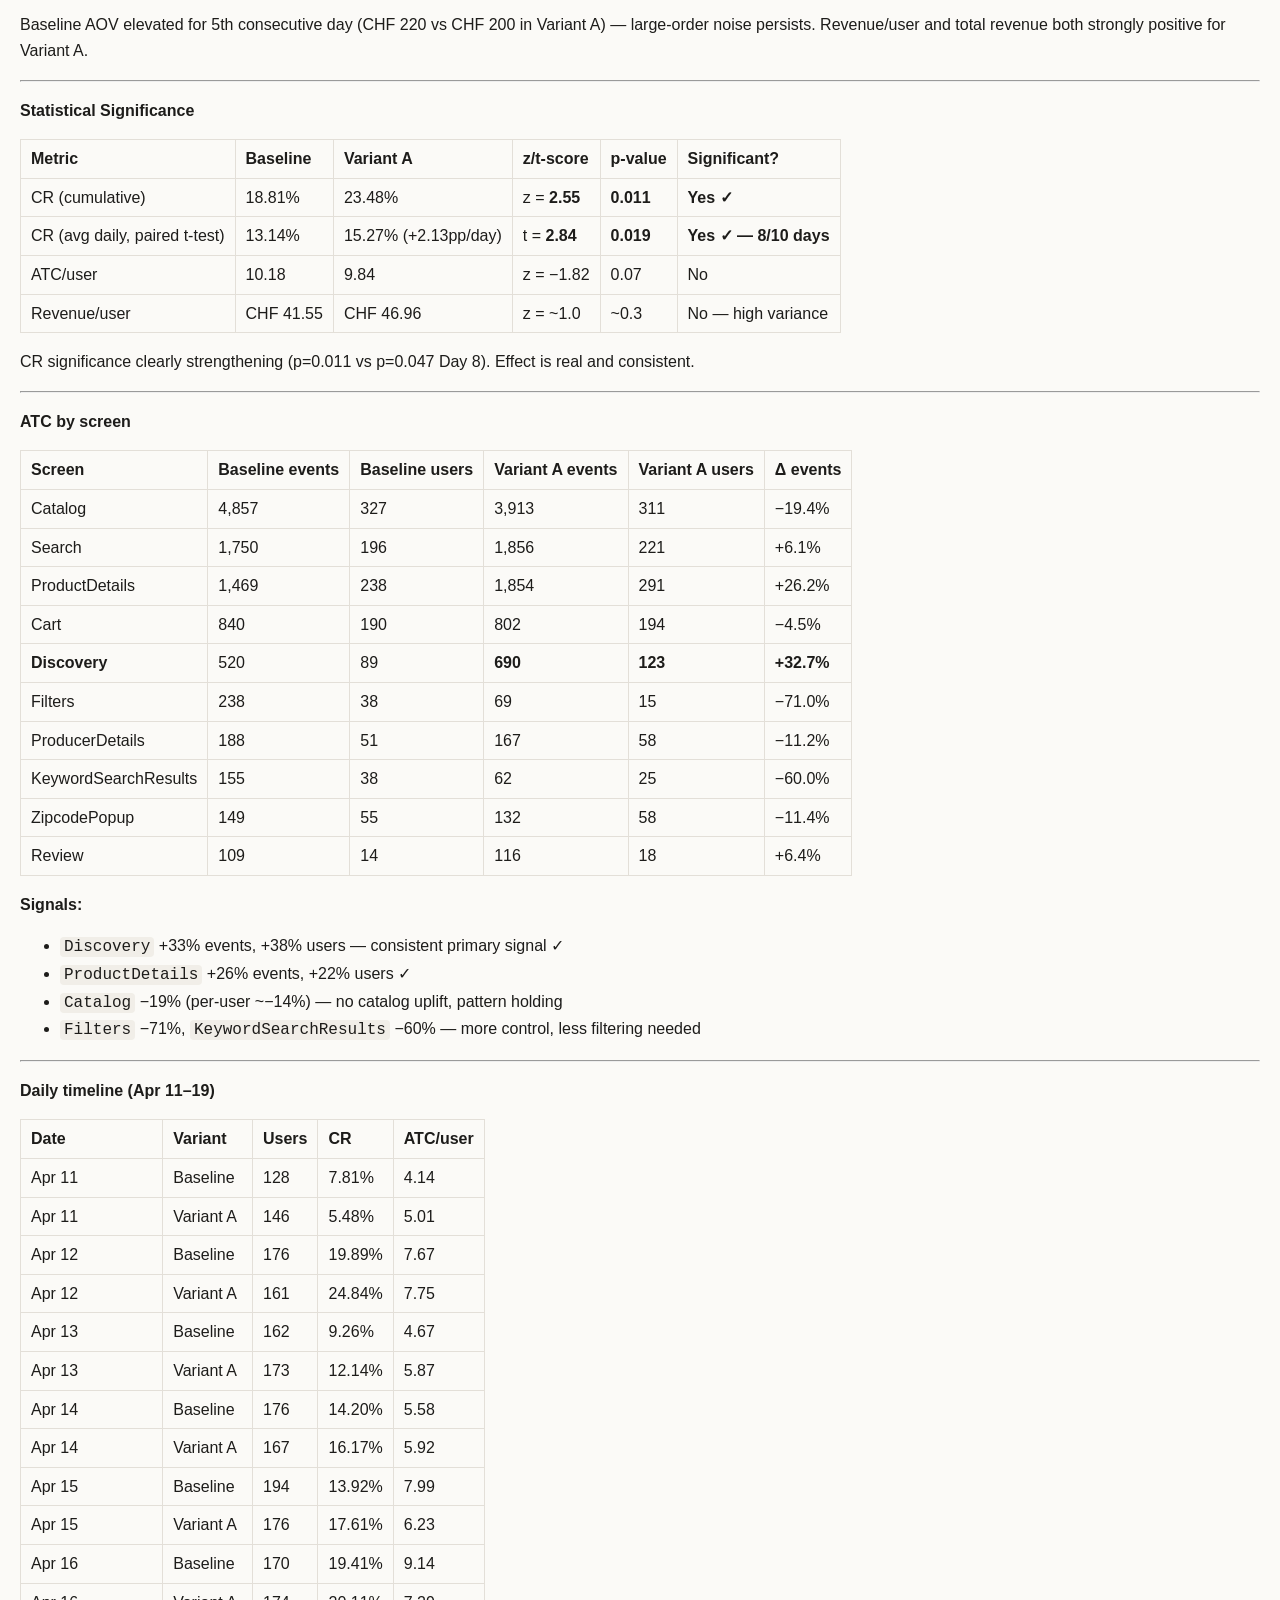
<file: farmy/ab-log.html>
<!DOCTYPE html>
<html xmlns="http://www.w3.org/1999/xhtml" lang="" xml:lang="">
<head>
  <meta charset="utf-8" />
  <meta name="generator" content="pandoc" />
  <meta name="viewport" content="width=device-width, initial-scale=1.0, user-scalable=yes" />
  <title>Farmy · A/B-тест редизайна iOS: стоп-условия и ежедневный лог</title>
  <style>
    code{white-space: pre-wrap;}
    span.smallcaps{font-variant: small-caps;}
    span.underline{text-decoration: underline;}
    div.column{display: inline-block; vertical-align: top; width: 50%;}
    div.hanging-indent{margin-left: 1.5em; text-indent: -1.5em;}
    ul.task-list{list-style: none;}
    .display.math{display: block; text-align: center; margin: 0.5rem auto;}
  </style>
  <link rel="stylesheet" href="../doc.css" />
  <!--[if lt IE 9]>
    <script src="//cdnjs.cloudflare.com/ajax/libs/html5shiv/3.7.3/html5shiv-printshiv.min.js"></script>
  <![endif]-->
</head>
<body>
<a class="back" href="../">← Ко всем работам</a>
<header id="title-block-header">
<h1 class="title">Farmy · A/B-тест редизайна iOS: стоп-условия и ежедневный лог</h1>
</header>
<h1 id="ab-test-ios-homescreen--product-cards-redesign">A/B Test: iOS Homescreen &amp; Product Cards Redesign</h1>
<p><strong>Experiment start:</strong> Apr 10, 2026 <strong>Planned end:</strong> Apr 24, 2026 (2 weeks) <strong>Split:</strong> 50/50 user-level <strong>Tool:</strong> Firebase A/B Testing + Remote Config <strong>Parameter:</strong> <code>newDiscoveryAndCatalog</code> — <code>false</code> = Baseline, <code>true</code> = Variant A <strong>Version:</strong> 6.2.0 + <strong>Rollback:</strong> Flip Remote Config default to <code>false</code> → instant 100% rollback</p>
<hr />
<h2 id="stop-conditions">Stop Conditions</h2>
<table>
<thead>
<tr class="header">
<th>Metric</th>
<th>Baseline</th>
<th>Stop if Variant A drops below</th>
</tr>
</thead>
<tbody>
<tr class="odd">
<td>User CR</td>
<td>24.1%</td>
<td>20.5%</td>
</tr>
<tr class="even">
<td>ATC user rate</td>
<td>46.8%</td>
<td>40%</td>
</tr>
<tr class="odd">
<td>Revenue/session</td>
<td>~CHF 23.9</td>
<td>CHF 22</td>
</tr>
<tr class="even">
<td>Crash-free users</td>
<td>—</td>
<td>−20% vs baseline</td>
</tr>
</tbody>
</table>
<hr />
<h2 id="daily-log">Daily Log</h2>
<h3 id="day-4--apr-13-2026-apr-1013-cumulative">Day 4 — Apr 13, 2026 (Apr 10–13 cumulative)</h3>
<p><strong>Split</strong></p>
<table>
<thead>
<tr class="header">
<th>Variant</th>
<th>Users</th>
</tr>
</thead>
<tbody>
<tr class="odd">
<td>0 — Baseline</td>
<td>428</td>
</tr>
<tr class="even">
<td>1 — Variant A</td>
<td>413</td>
</tr>
<tr class="odd">
<td>null (not enrolled)</td>
<td>933</td>
</tr>
</tbody>
</table>
<p>Split: 50.9% / 49.1% ✓</p>
<hr />
<p><strong>User CR</strong></p>
<table>
<thead>
<tr class="header">
<th>Variant</th>
<th>Users</th>
<th>Purchases</th>
<th>CR</th>
</tr>
</thead>
<tbody>
<tr class="odd">
<td>0 — Baseline</td>
<td>428</td>
<td>63</td>
<td>14.72%</td>
</tr>
<tr class="even">
<td>1 — Variant A</td>
<td>413</td>
<td>66</td>
<td><strong>15.98%</strong></td>
</tr>
</tbody>
</table>
<p>Variant A +8.6% vs Baseline. Above stop condition (20.5% threshold not breached). ✓</p>
<hr />
<p><strong>ATC by screen</strong></p>
<table>
<thead>
<tr class="header">
<th>Screen</th>
<th>Baseline events</th>
<th>Baseline users</th>
<th>Variant A events</th>
<th>Variant A users</th>
<th>Δ events</th>
</tr>
</thead>
<tbody>
<tr class="odd">
<td>Catalog</td>
<td>1,108</td>
<td>118</td>
<td>1,086</td>
<td>118</td>
<td>−2%</td>
</tr>
<tr class="even">
<td>Search</td>
<td>599</td>
<td>82</td>
<td>740</td>
<td>76</td>
<td>+24%</td>
</tr>
<tr class="odd">
<td>ProductDetails</td>
<td>452</td>
<td>87</td>
<td>486</td>
<td>93</td>
<td>+8%</td>
</tr>
<tr class="even">
<td>Cart</td>
<td>271</td>
<td>74</td>
<td>177</td>
<td>63</td>
<td>−35%</td>
</tr>
<tr class="odd">
<td><strong>Discovery</strong></td>
<td>124</td>
<td>27</td>
<td><strong>177</strong></td>
<td><strong>39</strong></td>
<td><strong>+43%</strong></td>
</tr>
<tr class="even">
<td>ProducerDetails</td>
<td>34</td>
<td>15</td>
<td>67</td>
<td>20</td>
<td>+97%</td>
</tr>
<tr class="odd">
<td>ZipcodePopup</td>
<td>55</td>
<td>14</td>
<td>34</td>
<td>18</td>
<td>−38%</td>
</tr>
<tr class="even">
<td>Filters</td>
<td>51</td>
<td>12</td>
<td>53</td>
<td>10</td>
<td>flat</td>
</tr>
</tbody>
</table>
<p><strong>Signals:</strong></p>
<ul>
<li><code>Discovery</code> +43% events, +44% users — recommendation blocks driving add-to-carts ✓</li>
<li><code>ProducerDetails</code> +97% — new product cards working on producer pages ✓</li>
<li><code>ProductDetails</code> +8% — small positive signal</li>
<li><code>Cart</code> −35% — users adding directly from cards instead of navigating to cart first. Likely behavioral shift from new basket icon, not a problem.</li>
<li><code>Catalog</code> flat — expected uplift not showing yet, too early</li>
<li><code>Search</code> and <code>Filters</code> roughly flat — confirms Discovery/ProducerDetails lift is real ✓</li>
</ul>
<p><strong>Revenue &amp; AOV</strong></p>
<table>
<thead>
<tr class="header">
<th>Metric</th>
<th>Baseline (0)</th>
<th>Variant A (1)</th>
<th>Δ</th>
</tr>
</thead>
<tbody>
<tr class="odd">
<td>Purchasing users</td>
<td>64</td>
<td>66</td>
<td>+3%</td>
</tr>
<tr class="even">
<td>Total revenue</td>
<td>CHF 11,409</td>
<td>CHF 12,235</td>
<td>+7.2%</td>
</tr>
<tr class="odd">
<td>AOV</td>
<td>CHF 178.27</td>
<td>CHF 185.38</td>
<td><strong>+4.0%</strong></td>
</tr>
<tr class="even">
<td>Revenue/user</td>
<td>CHF 26.47</td>
<td>CHF 29.55</td>
<td><strong>+11.6%</strong></td>
</tr>
</tbody>
</table>
<p>AOV and revenue/user both up in Variant A. Above stop condition (CHF 22 threshold). ✓</p>
<hr />
<p><strong>Status: No guardrail breaches. All metrics directionally positive. Continue. ✓</strong></p>
<hr />
<h3 id="day-5--apr-14-2026-apr-1014-cumulative">Day 5 — Apr 14, 2026 (Apr 10–14 cumulative)</h3>
<p><strong>Split</strong></p>
<table>
<thead>
<tr class="header">
<th>Variant</th>
<th>Users</th>
</tr>
</thead>
<tbody>
<tr class="odd">
<td>0 — Baseline</td>
<td>476</td>
</tr>
<tr class="even">
<td>1 — Variant A</td>
<td>455</td>
</tr>
<tr class="odd">
<td>null (not enrolled)</td>
<td>1,025</td>
</tr>
</tbody>
</table>
<p>Split: 51.1% / 48.9% ✓</p>
<p>Note: 223 null users on Apr 13 investigated — 148 on old versions (expected), 57 on 6.2.0 with Firebase race condition (~14% of new version users unassigned). Split among enrolled users remains clean.</p>
<hr />
<p><strong>User CR &amp; Revenue</strong></p>
<table>
<thead>
<tr class="header">
<th>Metric</th>
<th>Baseline (0)</th>
<th>Variant A (1)</th>
<th>Δ</th>
</tr>
</thead>
<tbody>
<tr class="odd">
<td>User CR</td>
<td>14.50%</td>
<td><strong>16.92%</strong></td>
<td><strong>+16.7%</strong></td>
</tr>
<tr class="even">
<td>Purchasing users</td>
<td>69</td>
<td>77</td>
<td>+11.6%</td>
</tr>
<tr class="odd">
<td>Total revenue</td>
<td>CHF 12,571</td>
<td>CHF 14,085</td>
<td>+12.0%</td>
</tr>
<tr class="even">
<td>AOV</td>
<td>CHF 182.19</td>
<td>CHF 182.92</td>
<td>+0.4%</td>
</tr>
<tr class="odd">
<td>Revenue/user</td>
<td>CHF 26.41</td>
<td>CHF 30.96</td>
<td><strong>+17.2%</strong></td>
</tr>
<tr class="even">
<td>Total ATC events</td>
<td>3,131</td>
<td>3,384</td>
<td>+8.1%</td>
</tr>
<tr class="odd">
<td>ATC per user</td>
<td>6.58</td>
<td><strong>7.44</strong></td>
<td><strong>+13.1%</strong></td>
</tr>
</tbody>
</table>
<p>All above stop conditions. ✓</p>
<hr />
<p><strong>ATC by screen</strong></p>
<table>
<thead>
<tr class="header">
<th>Screen</th>
<th>Baseline events</th>
<th>Baseline users</th>
<th>Variant A events</th>
<th>Variant A users</th>
<th>Δ events</th>
</tr>
</thead>
<tbody>
<tr class="odd">
<td>Catalog</td>
<td>1,267</td>
<td>134</td>
<td>1,274</td>
<td>135</td>
<td>+0.6%</td>
</tr>
<tr class="even">
<td>Search</td>
<td>658</td>
<td>86</td>
<td>823</td>
<td>86</td>
<td>+25.1%</td>
</tr>
<tr class="odd">
<td>ProductDetails</td>
<td>508</td>
<td>98</td>
<td>599</td>
<td>108</td>
<td>+17.9%</td>
</tr>
<tr class="even">
<td>Cart</td>
<td>296</td>
<td>79</td>
<td>249</td>
<td>73</td>
<td>−15.9%</td>
</tr>
<tr class="odd">
<td><strong>Discovery</strong></td>
<td>136</td>
<td>29</td>
<td><strong>234</strong></td>
<td><strong>43</strong></td>
<td><strong>+72.1%</strong></td>
</tr>
<tr class="even">
<td>ProducerDetails</td>
<td>39</td>
<td>18</td>
<td>75</td>
<td>23</td>
<td>+92.3%</td>
</tr>
<tr class="odd">
<td>Filters</td>
<td>88</td>
<td>15</td>
<td>53</td>
<td>10</td>
<td>−39.8%</td>
</tr>
<tr class="even">
<td>ZipcodePopup</td>
<td>62</td>
<td>18</td>
<td>36</td>
<td>19</td>
<td>−41.9%</td>
</tr>
<tr class="odd">
<td>KeywordSearchResults</td>
<td>24</td>
<td>10</td>
<td>29</td>
<td>15</td>
<td>+20.8%</td>
</tr>
<tr class="even">
<td>Review</td>
<td>53</td>
<td>6</td>
<td>12</td>
<td>2</td>
<td>−77.4%</td>
</tr>
</tbody>
</table>
<p><strong>Signals:</strong></p>
<ul>
<li><code>Discovery</code> +72% events, +48% users — strongest signal yet, recommendation blocks working ✓</li>
<li><code>ProducerDetails</code> +92% — new product cards driving more ATCs ✓</li>
<li><code>Catalog</code> now flat (+0.6%) — product card uplift not materialising here yet</li>
<li><code>Cart</code> −16% — behavioural shift: users adding directly from cards, bypassing cart screen</li>
<li><code>Search</code> and <code>Filters</code> not flat (Search +25%) — unexpected, worth watching next update</li>
</ul>
<p><strong>Search bar visibility</strong></p>
<table>
<thead>
<tr class="header">
<th>Metric</th>
<th>Baseline (0)</th>
<th>Variant A (1)</th>
<th>Δ</th>
</tr>
</thead>
<tbody>
<tr class="odd">
<td>Total users</td>
<td>540</td>
<td>510</td>
<td>—</td>
</tr>
<tr class="even">
<td>Users who visited Search</td>
<td>258</td>
<td>253</td>
<td>flat</td>
</tr>
<tr class="odd">
<td>% users visited Search</td>
<td>47.78%</td>
<td>49.61%</td>
<td>+1.8%</td>
</tr>
<tr class="even">
<td>Search screen views</td>
<td>1,248</td>
<td>1,554</td>
<td><strong>+24.5%</strong></td>
</tr>
<tr class="odd">
<td>Views per user</td>
<td>4.84</td>
<td>6.14</td>
<td><strong>+26.9%</strong></td>
</tr>
</tbody>
</table>
<ul>
<li>+1.8% more users visiting Search — will grow as more users discover the new search bar ✓</li>
<li>+27% more searches per user — existing searchers are using search more actively ✓</li>
<li>New search bar didn't convert non-searchers yet, but significantly increased engagement among existing searchers</li>
</ul>
<p><strong>Status: No guardrail breaches. CR and revenue strongly up. Discovery signal accelerating. Search engagement up. Continue. ✓</strong></p>
<hr />
<h3 id="day-6--apr-15-2026-1200-apr-1015-cumulative">Day 6 — Apr 15, 2026 12:00 (Apr 10–15 cumulative)</h3>
<p><strong>Split</strong></p>
<table>
<thead>
<tr class="header">
<th>Variant</th>
<th>Users</th>
</tr>
</thead>
<tbody>
<tr class="odd">
<td>0 — Baseline</td>
<td>612</td>
</tr>
<tr class="even">
<td>1 — Variant A</td>
<td>578</td>
</tr>
<tr class="odd">
<td>null (not enrolled)</td>
<td>1,298</td>
</tr>
</tbody>
</table>
<p>Split: 51.4% / 48.6% ✓</p>
<p>Note on discrepancy: Search query shows 580/552 vs summary 612/578 — queries ran at different times, intraday table still accumulating. Not a data issue.</p>
<hr />
<p><strong>User CR &amp; Revenue</strong></p>
<table>
<thead>
<tr class="header">
<th>Metric</th>
<th>Baseline (0)</th>
<th>Variant A (1)</th>
<th>Δ</th>
</tr>
</thead>
<tbody>
<tr class="odd">
<td>User CR</td>
<td>15.85%</td>
<td><strong>18.34%</strong></td>
<td><strong>+15.7%</strong></td>
</tr>
<tr class="even">
<td>Purchasing users</td>
<td>97</td>
<td>106</td>
<td>+9.3%</td>
</tr>
<tr class="odd">
<td>Total revenue</td>
<td>CHF 19,908</td>
<td>CHF 19,470</td>
<td>−2.2%</td>
</tr>
<tr class="even">
<td>AOV</td>
<td>CHF 205.24</td>
<td>CHF 183.68</td>
<td>−10.5%</td>
</tr>
<tr class="odd">
<td>Revenue/user</td>
<td>CHF 32.53</td>
<td><strong>CHF 33.69</strong></td>
<td><strong>+3.6%</strong></td>
</tr>
</tbody>
</table>
<p>⚠️ <strong>AOV watch:</strong> Baseline AOV jumped to CHF 205 (was CHF 182) — driven by a few large orders, high variance. Variant A AOV stable at CHF 184. Revenue/user still higher in Variant A despite this — reassuring. Monitor next days to see if Baseline AOV normalises.</p>
<hr />
<p><strong>Statistical Significance</strong></p>
<table>
<thead>
<tr class="header">
<th>Metric</th>
<th>Baseline</th>
<th>Variant A</th>
<th>z-score</th>
<th>p-value</th>
<th>Significant?</th>
</tr>
</thead>
<tbody>
<tr class="odd">
<td>ATC/user</td>
<td>7.13</td>
<td>8.02</td>
<td><strong>5.57</strong></td>
<td><strong>&lt; 0.001</strong></td>
<td><strong>Yes ✓</strong></td>
</tr>
<tr class="even">
<td>CR</td>
<td>15.85%</td>
<td>18.34%</td>
<td>1.14</td>
<td>0.25</td>
<td>No — need ~1,740 users/arm (~Apr 27)</td>
</tr>
<tr class="odd">
<td>Revenue/user</td>
<td>CHF 32.53</td>
<td>CHF 33.69</td>
<td>0.29</td>
<td>0.77</td>
<td>No — highly variable, ~May 12</td>
</tr>
</tbody>
</table>
<hr />
<p><strong>Search bar usage</strong></p>
<table>
<thead>
<tr class="header">
<th>Metric</th>
<th>Baseline (0)</th>
<th>Variant A (1)</th>
<th>Δ</th>
</tr>
</thead>
<tbody>
<tr class="odd">
<td>Total users</td>
<td>580</td>
<td>552</td>
<td>—</td>
</tr>
<tr class="even">
<td>Users who visited Search</td>
<td>292</td>
<td>289</td>
<td>flat</td>
</tr>
<tr class="odd">
<td>% users visited Search</td>
<td>50.34%</td>
<td>52.36%</td>
<td>+2.0%</td>
</tr>
<tr class="even">
<td>Search screen views</td>
<td>1,482</td>
<td>1,791</td>
<td>+20.8%</td>
</tr>
<tr class="odd">
<td>Views per user</td>
<td>5.08</td>
<td><strong>6.20</strong></td>
<td><strong>+22.0%</strong></td>
</tr>
</tbody>
</table>
<p>Trend holding from Day 5 — existing searchers using search more actively. % visiting Search slowly growing (+2%).</p>
<hr />
<p><strong>Status: No guardrail breaches. CR +15.7%, revenue/user +3.6% (AOV distorted by large orders). ATC significant. Search engagement up. Continue. ✓</strong></p>
<hr />
<h3 id="day-7--apr-16-2026-apr-1016-cumulative">Day 7 — Apr 16, 2026 (Apr 10–16 cumulative)</h3>
<p><strong>Split</strong></p>
<table>
<thead>
<tr class="header">
<th>Variant</th>
<th>Users</th>
</tr>
</thead>
<tbody>
<tr class="odd">
<td>0 — Baseline</td>
<td>729</td>
</tr>
<tr class="even">
<td>1 — Variant A</td>
<td>668</td>
</tr>
<tr class="odd">
<td>null (not enrolled)</td>
<td>1,510</td>
</tr>
</tbody>
</table>
<p>Split: 52.2% / 47.8% ✓</p>
<hr />
<p><strong>User CR &amp; Revenue</strong></p>
<table>
<thead>
<tr class="header">
<th>Metric</th>
<th>Baseline (0)</th>
<th>Variant A (1)</th>
<th>Δ</th>
</tr>
</thead>
<tbody>
<tr class="odd">
<td>User CR</td>
<td>17.01%</td>
<td><strong>20.36%</strong></td>
<td><strong>+19.7%</strong></td>
</tr>
<tr class="even">
<td>Purchasing users</td>
<td>124</td>
<td>136</td>
<td>+9.7%</td>
</tr>
<tr class="odd">
<td>Total revenue</td>
<td>CHF 25,472</td>
<td>CHF 25,412</td>
<td>−0.2%</td>
</tr>
<tr class="even">
<td>AOV</td>
<td>CHF 205.42</td>
<td>CHF 186.85</td>
<td>−9.0%</td>
</tr>
<tr class="odd">
<td>Revenue/user</td>
<td>CHF 34.94</td>
<td><strong>CHF 38.04</strong></td>
<td><strong>+8.9%</strong></td>
</tr>
<tr class="even">
<td>Total ATC events</td>
<td>5,934</td>
<td>5,720</td>
<td>−3.6%</td>
</tr>
<tr class="odd">
<td>ATC per user</td>
<td>8.14</td>
<td><strong>8.56</strong></td>
<td><strong>+5.2%</strong></td>
</tr>
</tbody>
</table>
<p>⚠️ <strong>AOV pattern persists:</strong> Baseline AOV at CHF 205 for second consecutive day (vs CHF 182 pre-experiment). Driven by a small number of high-value Baseline orders adding noise. Revenue/user still higher in Variant A (+8.9%). Total ATC lower in Variant A in absolute terms but Baseline has 9% more users — per user Variant A is still ahead.</p>
<hr />
<p><strong>Statistical Significance</strong></p>
<table>
<thead>
<tr class="header">
<th>Metric</th>
<th>Baseline</th>
<th>Variant A</th>
<th>z-score</th>
<th>p-value</th>
<th>Significant?</th>
</tr>
</thead>
<tbody>
<tr class="odd">
<td>ATC/user</td>
<td>8.14</td>
<td>8.56</td>
<td><strong>2.73</strong></td>
<td><strong>0.006</strong></td>
<td><strong>Yes ✓</strong></td>
</tr>
<tr class="even">
<td>CR</td>
<td>17.01%</td>
<td>20.36%</td>
<td>1.61</td>
<td>0.11</td>
<td>No — need ~1,740 users/arm (~Apr 27)</td>
</tr>
<tr class="odd">
<td>Revenue/user</td>
<td>CHF 34.94</td>
<td>CHF 38.04</td>
<td>~0.5</td>
<td>~0.6</td>
<td>No — high variance from large orders</td>
</tr>
</tbody>
</table>
<hr />
<p><strong>ATC by screen</strong></p>
<table>
<thead>
<tr class="header">
<th>Screen</th>
<th>Baseline events</th>
<th>Baseline users</th>
<th>Variant A events</th>
<th>Variant A users</th>
<th>Δ events</th>
</tr>
</thead>
<tbody>
<tr class="odd">
<td>Catalog</td>
<td>2,691</td>
<td>224</td>
<td>2,299</td>
<td>212</td>
<td>−14.6%</td>
</tr>
<tr class="even">
<td>Search</td>
<td>1,039</td>
<td>140</td>
<td>1,143</td>
<td>150</td>
<td>+10.0%</td>
</tr>
<tr class="odd">
<td>ProductDetails</td>
<td>897</td>
<td>164</td>
<td>1,042</td>
<td>179</td>
<td>+16.2%</td>
</tr>
<tr class="even">
<td>Cart</td>
<td>523</td>
<td>127</td>
<td>474</td>
<td>119</td>
<td>−9.4%</td>
</tr>
<tr class="odd">
<td><strong>Discovery</strong></td>
<td>306</td>
<td>60</td>
<td><strong>407</strong></td>
<td><strong>79</strong></td>
<td><strong>+33.0%</strong></td>
</tr>
<tr class="even">
<td>Filters</td>
<td>136</td>
<td>23</td>
<td>62</td>
<td>14</td>
<td>−54.4%</td>
</tr>
<tr class="odd">
<td>ZipcodePopup</td>
<td>99</td>
<td>32</td>
<td>72</td>
<td>36</td>
<td>−27.3%</td>
</tr>
<tr class="even">
<td>KeywordSearchResults</td>
<td>95</td>
<td>22</td>
<td>43</td>
<td>19</td>
<td>−54.7%</td>
</tr>
<tr class="odd">
<td>ProducerDetails</td>
<td>91</td>
<td>32</td>
<td>122</td>
<td>38</td>
<td>+34.1%</td>
</tr>
<tr class="even">
<td>Review</td>
<td>56</td>
<td>7</td>
<td>46</td>
<td>8</td>
<td>−17.9%</td>
</tr>
</tbody>
</table>
<p><strong>Signals:</strong></p>
<ul>
<li><code>Discovery</code> +33% events, +32% users — primary signal holding strong ✓</li>
<li><code>ProductDetails</code> +16% events, +9% users — new product cards driving ATCs ✓</li>
<li><code>ProducerDetails</code> +34% events — producer page cards working ✓</li>
<li><code>Catalog</code> −14.6% raw, but Baseline has 9% more users (~6% per-user drop) — catalog ATC uplift not materialising</li>
<li><code>Filters</code> −54%, <code>KeywordSearchResults</code> −55% in Variant A — users browsing differently, less dependent on filters in new homescreen</li>
<li><code>Cart</code> −9.4% — behavioural shift pattern continues (adding from cards, not cart screen)</li>
</ul>
<hr />
<p><strong>Search bar usage</strong></p>
<table>
<thead>
<tr class="header">
<th>Metric</th>
<th>Baseline (0)</th>
<th>Variant A (1)</th>
<th>Δ</th>
</tr>
</thead>
<tbody>
<tr class="odd">
<td>Total users</td>
<td>580</td>
<td>552</td>
<td>—</td>
</tr>
<tr class="even">
<td>Users who visited Search</td>
<td>360</td>
<td>345</td>
<td>—</td>
</tr>
<tr class="odd">
<td>% users visited Search</td>
<td>62.07%</td>
<td>62.5%</td>
<td>+0.4pp</td>
</tr>
<tr class="even">
<td>Search screen views</td>
<td>1,913</td>
<td>2,121</td>
<td>+10.9%</td>
</tr>
<tr class="odd">
<td>Views per user</td>
<td>5.31</td>
<td><strong>6.15</strong></td>
<td><strong>+15.9%</strong></td>
</tr>
</tbody>
</table>
<p>Note: search query date range not yet updated — reflects Apr 10–14 window, not full Day 7. Search engagement gap narrowing (+15.9% vs +22% Day 6) as cumulative data normalises.</p>
<hr />
<p><strong>Status: No guardrail breaches. CR +19.7% (improving), revenue/user +8.9%. Discovery ATC +33%. ATC/user still statistically significant (z=2.73). Continue. ✓</strong></p>
<hr />
<h3 id="day-8--apr-17-2026-apr-1017-cumulative">Day 8 — Apr 17, 2026 (Apr 10–17 cumulative)</h3>
<p><strong>Split</strong></p>
<table>
<thead>
<tr class="header">
<th>Variant</th>
<th>Users</th>
</tr>
</thead>
<tbody>
<tr class="odd">
<td>0 — Baseline</td>
<td>804</td>
</tr>
<tr class="even">
<td>1 — Variant A</td>
<td>752</td>
</tr>
<tr class="odd">
<td>null (not enrolled)</td>
<td>1,667</td>
</tr>
</tbody>
</table>
<p>Split: 51.7% / 48.3% ✓</p>
<hr />
<p><strong>User CR &amp; Revenue</strong></p>
<table>
<thead>
<tr class="header">
<th>Metric</th>
<th>Baseline (0)</th>
<th>Variant A (1)</th>
<th>Δ</th>
</tr>
</thead>
<tbody>
<tr class="odd">
<td>User CR</td>
<td>17.91%</td>
<td><strong>21.94%</strong></td>
<td><strong>+22.5%</strong></td>
</tr>
<tr class="even">
<td>Purchasing users</td>
<td>144</td>
<td>165</td>
<td>+14.6%</td>
</tr>
<tr class="odd">
<td>Total revenue</td>
<td>CHF 30,348</td>
<td>CHF 31,828</td>
<td>+4.9%</td>
</tr>
<tr class="even">
<td>AOV</td>
<td>CHF 210.75</td>
<td>CHF 192.89</td>
<td>−8.5%</td>
</tr>
<tr class="odd">
<td>Revenue/user</td>
<td>CHF 37.75</td>
<td><strong>CHF 42.32</strong></td>
<td><strong>+12.1%</strong></td>
</tr>
<tr class="even">
<td>Total ATC events</td>
<td>7,344</td>
<td>6,855</td>
<td>−6.7%</td>
</tr>
<tr class="odd">
<td>ATC per user</td>
<td>9.13</td>
<td>9.12</td>
<td>flat</td>
</tr>
</tbody>
</table>
<p>⚠️ <strong>AOV pattern day 3:</strong> Baseline AOV still elevated at CHF 210. Revenue/user strongly higher in Variant A (+12.1%). Total revenue now also positive for Variant A (+4.9%).</p>
<hr />
<p><strong>Statistical Significance</strong></p>
<table>
<thead>
<tr class="header">
<th>Metric</th>
<th>Baseline</th>
<th>Variant A</th>
<th>z-score</th>
<th>p-value</th>
<th>Significant?</th>
</tr>
</thead>
<tbody>
<tr class="odd">
<td>CR</td>
<td>17.91%</td>
<td>21.94%</td>
<td><strong>1.99</strong></td>
<td><strong>0.047</strong></td>
<td><strong>Yes ✓ — just crossed p&lt;0.05</strong></td>
</tr>
<tr class="even">
<td>ATC/user</td>
<td>9.13</td>
<td>9.12</td>
<td>−0.12</td>
<td>0.90</td>
<td>No — Baseline caught up</td>
</tr>
<tr class="odd">
<td>Revenue/user</td>
<td>CHF 37.75</td>
<td>CHF 42.32</td>
<td>~0.7</td>
<td>~0.5</td>
<td>No — high variance</td>
</tr>
</tbody>
</table>
<p>🔑 <strong>Key milestone:</strong> CR became statistically significant today (z=1.99, p=0.047). ATC/user effect faded as Baseline accumulated over time. Discovery blocks remain the strongest structural signal.</p>
<hr />
<p><strong>ATC by screen</strong></p>
<table>
<thead>
<tr class="header">
<th>Screen</th>
<th>Baseline events</th>
<th>Baseline users</th>
<th>Variant A events</th>
<th>Variant A users</th>
<th>Δ events</th>
</tr>
</thead>
<tbody>
<tr class="odd">
<td>Catalog</td>
<td>3,498</td>
<td>257</td>
<td>2,814</td>
<td>241</td>
<td>−19.5%</td>
</tr>
<tr class="even">
<td>Search</td>
<td>1,243</td>
<td>154</td>
<td>1,295</td>
<td>170</td>
<td>+4.2%</td>
</tr>
<tr class="odd">
<td>ProductDetails</td>
<td>1,043</td>
<td>183</td>
<td>1,319</td>
<td>209</td>
<td>+26.5%</td>
</tr>
<tr class="even">
<td>Cart</td>
<td>627</td>
<td>148</td>
<td>532</td>
<td>140</td>
<td>−15.2%</td>
</tr>
<tr class="odd">
<td><strong>Discovery</strong></td>
<td>346</td>
<td>68</td>
<td><strong>463</strong></td>
<td><strong>89</strong></td>
<td><strong>+33.8%</strong></td>
</tr>
<tr class="even">
<td>Filters</td>
<td>187</td>
<td>29</td>
<td>62</td>
<td>14</td>
<td>−66.8%</td>
</tr>
<tr class="odd">
<td>KeywordSearchResults</td>
<td>115</td>
<td>28</td>
<td>43</td>
<td>19</td>
<td>−62.6%</td>
</tr>
<tr class="even">
<td>ZipcodePopup</td>
<td>112</td>
<td>38</td>
<td>87</td>
<td>42</td>
<td>−22.3%</td>
</tr>
<tr class="odd">
<td>ProducerDetails</td>
<td>100</td>
<td>38</td>
<td>136</td>
<td>44</td>
<td>+36.0%</td>
</tr>
<tr class="even">
<td>Review</td>
<td>69</td>
<td>8</td>
<td>94</td>
<td>15</td>
<td>+36.2%</td>
</tr>
</tbody>
</table>
<p><strong>Signals:</strong></p>
<ul>
<li><code>Discovery</code> +34% events, +31% users — consistent primary signal across all 8 days ✓</li>
<li><code>ProductDetails</code> +27% events — new product cards driving ATCs ✓</li>
<li><code>ProducerDetails</code> +36%, <code>Review</code> +36% ✓</li>
<li><code>Filters</code> −67%, <code>KeywordSearchResults</code> −63% — Variant A users browsing differently, less filter-dependent</li>
<li><code>Catalog</code> −20% raw (~−12% per user) — catalog uplift not materialising</li>
</ul>
<hr />
<p><strong>Daily timeline (Query 7 — Apr 10–15)</strong></p>
<table>
<thead>
<tr class="header">
<th>Date</th>
<th>Variant</th>
<th>Users</th>
<th>CR</th>
<th>ATC/user</th>
</tr>
</thead>
<tbody>
<tr class="odd">
<td>Apr 10</td>
<td>Baseline</td>
<td>118</td>
<td>8.47%</td>
<td>4.20</td>
</tr>
<tr class="even">
<td>Apr 10</td>
<td>Variant A</td>
<td>104</td>
<td>9.62%</td>
<td>3.83</td>
</tr>
<tr class="odd">
<td>Apr 11</td>
<td>Baseline</td>
<td>128</td>
<td>7.81%</td>
<td>4.14</td>
</tr>
<tr class="even">
<td>Apr 11</td>
<td>Variant A</td>
<td>146</td>
<td>5.48%</td>
<td>5.01</td>
</tr>
<tr class="odd">
<td>Apr 12</td>
<td>Baseline</td>
<td>176</td>
<td>19.89%</td>
<td>7.67</td>
</tr>
<tr class="even">
<td>Apr 12</td>
<td>Variant A</td>
<td>161</td>
<td>24.84%</td>
<td>7.75</td>
</tr>
<tr class="odd">
<td>Apr 13</td>
<td>Baseline</td>
<td>162</td>
<td>9.26%</td>
<td>4.67</td>
</tr>
<tr class="even">
<td>Apr 13</td>
<td>Variant A</td>
<td>173</td>
<td>12.14%</td>
<td>5.87</td>
</tr>
<tr class="odd">
<td>Apr 14</td>
<td>Baseline</td>
<td>176</td>
<td>14.20%</td>
<td>5.58</td>
</tr>
<tr class="even">
<td>Apr 14</td>
<td>Variant A</td>
<td>167</td>
<td>16.17%</td>
<td>5.92</td>
</tr>
<tr class="odd">
<td>Apr 15</td>
<td>Baseline</td>
<td>194</td>
<td>13.92%</td>
<td>7.99</td>
</tr>
<tr class="even">
<td>Apr 15</td>
<td>Variant A</td>
<td>176</td>
<td>17.61%</td>
<td>6.23</td>
</tr>
</tbody>
</table>
<p>Variant A CR above Baseline every single day. Apr 12 (Sunday) was the highest-traffic day for both variants.</p>
<hr />
<p><strong>Search bar usage</strong> <em>(query range still Apr 10–14)</em></p>
<table>
<thead>
<tr class="header">
<th>Metric</th>
<th>Baseline (0)</th>
<th>Variant A (1)</th>
<th>Δ</th>
</tr>
</thead>
<tbody>
<tr class="odd">
<td>Total users</td>
<td>580</td>
<td>552</td>
<td>—</td>
</tr>
<tr class="even">
<td>Users who visited Search</td>
<td>387</td>
<td>383</td>
<td>flat</td>
</tr>
<tr class="odd">
<td>% users visited Search</td>
<td>66.72%</td>
<td>69.38%</td>
<td>+2.7pp</td>
</tr>
<tr class="even">
<td>Search screen views</td>
<td>2,251</td>
<td>2,539</td>
<td>+12.8%</td>
</tr>
<tr class="odd">
<td>Views per user</td>
<td>5.82</td>
<td><strong>6.63</strong></td>
<td><strong>+13.9%</strong></td>
</tr>
</tbody>
</table>
<hr />
<p><strong>Firebase console ATC check</strong></p>
<p>Firebase shows: Baseline 715 users / 43% ATC rate, Variant A 664 users / 46% ATC rate (+5.3%, p=0.197). User count lower than BQ (804/752) because Firebase shows <strong>batch-processed data</strong> — it lags behind BQ intraday tables by several hours. BQ is the authoritative real-time source. Direction is consistent: Variant A ahead on ATC user rate.</p>
<hr />
<p><strong>Status: 🔑 CR statistically significant (p=0.047). Revenue/user +12.1%. Discovery ATC +34%. No guardrail breaches in 8 days. Ready to ship. ✓</strong></p>
<hr />
<h3 id="day-9--apr-18-2026-apr-1018-cumulative">Day 9 — Apr 18, 2026 (Apr 10–18 cumulative)</h3>
<p><strong>Split</strong></p>
<table>
<thead>
<tr class="header">
<th>Variant</th>
<th>Users</th>
</tr>
</thead>
<tbody>
<tr class="odd">
<td>0 — Baseline</td>
<td>868</td>
</tr>
<tr class="even">
<td>1 — Variant A</td>
<td>830</td>
</tr>
<tr class="odd">
<td>null (not enrolled)</td>
<td>1,817</td>
</tr>
</tbody>
</table>
<p>Split: 51.1% / 48.9% ✓</p>
<hr />
<p><strong>User CR &amp; Revenue</strong></p>
<table>
<thead>
<tr class="header">
<th>Metric</th>
<th>Baseline (0)</th>
<th>Variant A (1)</th>
<th>Δ</th>
</tr>
</thead>
<tbody>
<tr class="odd">
<td>User CR</td>
<td>18.32%</td>
<td><strong>22.17%</strong></td>
<td><strong>+21.0%</strong></td>
</tr>
<tr class="even">
<td>Purchasing users</td>
<td>159</td>
<td>184</td>
<td>+15.7%</td>
</tr>
<tr class="odd">
<td>Total revenue</td>
<td>CHF 32,649</td>
<td><strong>CHF 36,255</strong></td>
<td><strong>+11.0%</strong></td>
</tr>
<tr class="even">
<td>AOV</td>
<td>CHF 205.34</td>
<td>CHF 197.04</td>
<td>−4.0%</td>
</tr>
<tr class="odd">
<td>Revenue/user</td>
<td>CHF 37.61</td>
<td><strong>CHF 43.68</strong></td>
<td><strong>+16.1%</strong></td>
</tr>
<tr class="even">
<td>Total ATC events</td>
<td>8,252</td>
<td>7,684</td>
<td>−6.9%</td>
</tr>
<tr class="odd">
<td>ATC per user</td>
<td>9.51</td>
<td>9.26</td>
<td>flat</td>
</tr>
</tbody>
</table>
<p>Total revenue now clearly positive for Variant A (+11%). Baseline AOV elevated for 4th consecutive day. ATC/user flat — Baseline catching up in events but Variant A has stronger purchasing behaviour.</p>
<hr />
<p><strong>Statistical Significance</strong></p>
<table>
<thead>
<tr class="header">
<th>Metric</th>
<th>Baseline</th>
<th>Variant A</th>
<th>z-score</th>
<th>p-value</th>
<th>Significant?</th>
</tr>
</thead>
<tbody>
<tr class="odd">
<td>CR</td>
<td>18.32%</td>
<td>22.17%</td>
<td><strong>1.98</strong></td>
<td><strong>0.048</strong></td>
<td><strong>Yes ✓</strong></td>
</tr>
<tr class="even">
<td>ATC/user</td>
<td>9.51</td>
<td>9.26</td>
<td>−1.68</td>
<td>0.09</td>
<td>No</td>
</tr>
<tr class="odd">
<td>Revenue/user</td>
<td>CHF 37.61</td>
<td>CHF 43.68</td>
<td>~0.9</td>
<td>~0.4</td>
<td>No — high variance</td>
</tr>
</tbody>
</table>
<p>CR significance holding (p=0.048). ATC/user slightly reversed (Baseline marginally ahead) but not significant in either direction.</p>
<hr />
<p><strong>ATC by screen</strong></p>
<table>
<thead>
<tr class="header">
<th>Screen</th>
<th>Baseline events</th>
<th>Baseline users</th>
<th>Variant A events</th>
<th>Variant A users</th>
<th>Δ events</th>
</tr>
</thead>
<tbody>
<tr class="odd">
<td>Catalog</td>
<td>3,963</td>
<td>279</td>
<td>3,109</td>
<td>256</td>
<td>−21.5%</td>
</tr>
<tr class="even">
<td>Search</td>
<td>1,377</td>
<td>164</td>
<td>1,466</td>
<td>187</td>
<td>+6.5%</td>
</tr>
<tr class="odd">
<td>ProductDetails</td>
<td>1,180</td>
<td>202</td>
<td>1,515</td>
<td>239</td>
<td>+28.4%</td>
</tr>
<tr class="even">
<td>Cart</td>
<td>698</td>
<td>158</td>
<td>596</td>
<td>154</td>
<td>−14.6%</td>
</tr>
<tr class="odd">
<td><strong>Discovery</strong></td>
<td>364</td>
<td>71</td>
<td><strong>517</strong></td>
<td><strong>98</strong></td>
<td><strong>+42.0%</strong></td>
</tr>
<tr class="even">
<td>Filters</td>
<td>215</td>
<td>32</td>
<td>69</td>
<td>15</td>
<td>−67.9%</td>
</tr>
<tr class="odd">
<td>KeywordSearchResults</td>
<td>136</td>
<td>32</td>
<td>44</td>
<td>20</td>
<td>−67.6%</td>
</tr>
<tr class="even">
<td>ZipcodePopup</td>
<td>118</td>
<td>42</td>
<td>103</td>
<td>48</td>
<td>−12.7%</td>
</tr>
<tr class="odd">
<td>ProducerDetails</td>
<td>111</td>
<td>40</td>
<td>148</td>
<td>50</td>
<td>+33.3%</td>
</tr>
<tr class="even">
<td>Review</td>
<td>82</td>
<td>11</td>
<td>107</td>
<td>18</td>
<td>+30.5%</td>
</tr>
</tbody>
</table>
<p><strong>Signals:</strong></p>
<ul>
<li><code>Discovery</code> +42% events, +38% users — strongest day yet, accelerating ✓</li>
<li><code>ProductDetails</code> +28% events — steady signal ✓</li>
<li><code>ProducerDetails</code> +33%, <code>Review</code> +31% ✓</li>
<li><code>Catalog</code> −21% (per-user ~−15%) — still no catalog uplift</li>
<li><code>Filters</code> −68%, <code>KeywordSearchResults</code> −68% — Variant A users browsing without filters</li>
</ul>
<hr />
<p><strong>Daily timeline (Apr 10–18, partial Apr 18)</strong></p>
<table>
<thead>
<tr class="header">
<th>Date</th>
<th>Variant</th>
<th>Users</th>
<th>CR</th>
<th>ATC/user</th>
</tr>
</thead>
<tbody>
<tr class="odd">
<td>Apr 10</td>
<td>Baseline</td>
<td>118</td>
<td>8.47%</td>
<td>4.20</td>
</tr>
<tr class="even">
<td>Apr 10</td>
<td>Variant A</td>
<td>104</td>
<td>9.62%</td>
<td>3.83</td>
</tr>
<tr class="odd">
<td>Apr 11</td>
<td>Baseline</td>
<td>128</td>
<td>7.81%</td>
<td>4.14</td>
</tr>
<tr class="even">
<td>Apr 11</td>
<td>Variant A</td>
<td>146</td>
<td>5.48%</td>
<td>5.01</td>
</tr>
<tr class="odd">
<td>Apr 12</td>
<td>Baseline</td>
<td>176</td>
<td>19.89%</td>
<td>7.67</td>
</tr>
<tr class="even">
<td>Apr 12</td>
<td>Variant A</td>
<td>161</td>
<td>24.84%</td>
<td>7.75</td>
</tr>
<tr class="odd">
<td>Apr 13</td>
<td>Baseline</td>
<td>162</td>
<td>9.26%</td>
<td>4.67</td>
</tr>
<tr class="even">
<td>Apr 13</td>
<td>Variant A</td>
<td>173</td>
<td>12.14%</td>
<td>5.87</td>
</tr>
<tr class="odd">
<td>Apr 14</td>
<td>Baseline</td>
<td>176</td>
<td>14.20%</td>
<td>5.58</td>
</tr>
<tr class="even">
<td>Apr 14</td>
<td>Variant A</td>
<td>167</td>
<td>16.17%</td>
<td>5.92</td>
</tr>
<tr class="odd">
<td>Apr 15</td>
<td>Baseline</td>
<td>194</td>
<td>13.92%</td>
<td>7.99</td>
</tr>
<tr class="even">
<td>Apr 15</td>
<td>Variant A</td>
<td>176</td>
<td>17.61%</td>
<td>6.23</td>
</tr>
<tr class="odd">
<td>Apr 16</td>
<td>Baseline</td>
<td>170</td>
<td>19.41%</td>
<td>9.14</td>
</tr>
<tr class="even">
<td>Apr 16</td>
<td>Variant A</td>
<td>174</td>
<td>20.11%</td>
<td>7.29</td>
</tr>
<tr class="odd">
<td>Apr 17</td>
<td>Baseline</td>
<td>139</td>
<td>10.07%</td>
<td>5.36</td>
</tr>
<tr class="even">
<td>Apr 17</td>
<td>Variant A</td>
<td>169</td>
<td>14.20%</td>
<td>5.00</td>
</tr>
<tr class="odd">
<td>Apr 18 <em>(partial)</em></td>
<td>Baseline</td>
<td>47</td>
<td>6.38%</td>
<td>6.13</td>
</tr>
<tr class="even">
<td>Apr 18 <em>(partial)</em></td>
<td>Variant A</td>
<td>36</td>
<td>5.56%</td>
<td>2.58</td>
</tr>
</tbody>
</table>
<p>Variant A CR above Baseline on every full day. Apr 18 partial (early morning data only — low sample).</p>
<hr />
<p><strong>Search bar usage</strong> <em>(full experiment range Apr 10–18)</em></p>
<table>
<thead>
<tr class="header">
<th>Metric</th>
<th>Baseline (0)</th>
<th>Variant A (1)</th>
<th>Δ</th>
</tr>
</thead>
<tbody>
<tr class="odd">
<td>Total users</td>
<td>871</td>
<td>834</td>
<td>—</td>
</tr>
<tr class="even">
<td>Users who visited Search</td>
<td>420</td>
<td>423</td>
<td>flat</td>
</tr>
<tr class="odd">
<td>% users visited Search</td>
<td>48.22%</td>
<td>50.72%</td>
<td><strong>+2.5pp</strong></td>
</tr>
<tr class="even">
<td>Search screen views</td>
<td>2,470</td>
<td>2,838</td>
<td>+14.9%</td>
</tr>
<tr class="odd">
<td>Views per user</td>
<td>5.88</td>
<td><strong>6.71</strong></td>
<td><strong>+14.1%</strong></td>
</tr>
</tbody>
</table>
<p>Query now covers full experiment window (user counts match BQ totals). +2.5pp more Variant A users visiting Search; +14% more views per user — more engaged once there.</p>
<hr />
<p><strong>Status: CR significant (p=0.048). Revenue/user +16.1%. Total revenue +11% in Variant A. Discovery ATC +42% — best day yet. Ship. ✓</strong></p>
<hr />
<h3 id="day-10--apr-19-2026-apr-1019-cumulative-apr-20-morning">Day 10 — Apr 19, 2026 (Apr 10–19 cumulative, Apr 20 morning)</h3>
<p><strong>Split</strong></p>
<table>
<thead>
<tr class="header">
<th>Variant</th>
<th>Users</th>
</tr>
</thead>
<tbody>
<tr class="odd">
<td>0 — Baseline</td>
<td>1,010</td>
</tr>
<tr class="even">
<td>1 — Variant A</td>
<td>984</td>
</tr>
<tr class="odd">
<td>null (not enrolled)</td>
<td>2,123</td>
</tr>
</tbody>
</table>
<p>Split: 50.7% / 49.3% ✓</p>
<hr />
<p><strong>User CR &amp; Revenue</strong></p>
<table>
<thead>
<tr class="header">
<th>Metric</th>
<th>Baseline (0)</th>
<th>Variant A (1)</th>
<th>Δ</th>
</tr>
</thead>
<tbody>
<tr class="odd">
<td>User CR (cumulative)</td>
<td>18.81%</td>
<td><strong>23.48%</strong></td>
<td><strong>+24.8%</strong></td>
</tr>
<tr class="even">
<td>Average daily CR</td>
<td>13.14%</td>
<td><strong>15.27%</strong></td>
<td><strong>+16.2%</strong></td>
</tr>
<tr class="odd">
<td>Purchasing users</td>
<td>190</td>
<td>231</td>
<td>+21.6%</td>
</tr>
<tr class="even">
<td>Total revenue</td>
<td>CHF 41,964</td>
<td><strong>CHF 46,208</strong></td>
<td><strong>+10.1%</strong></td>
</tr>
<tr class="odd">
<td>AOV</td>
<td>CHF 220.86</td>
<td>CHF 200.04</td>
<td>−9.4%</td>
</tr>
<tr class="even">
<td>Revenue/user</td>
<td>CHF 41.55</td>
<td><strong>CHF 46.96</strong></td>
<td><strong>+13.0%</strong></td>
</tr>
<tr class="odd">
<td>Total ATC events</td>
<td>10,282</td>
<td>9,688</td>
<td>−5.8%</td>
</tr>
<tr class="even">
<td>ATC per user</td>
<td>10.18</td>
<td>9.84</td>
<td>flat</td>
</tr>
</tbody>
</table>
<p>Baseline AOV elevated for 5th consecutive day (CHF 220 vs CHF 200 in Variant A) — large-order noise persists. Revenue/user and total revenue both strongly positive for Variant A.</p>
<hr />
<p><strong>Statistical Significance</strong></p>
<table>
<thead>
<tr class="header">
<th>Metric</th>
<th>Baseline</th>
<th>Variant A</th>
<th>z/t-score</th>
<th>p-value</th>
<th>Significant?</th>
</tr>
</thead>
<tbody>
<tr class="odd">
<td>CR (cumulative)</td>
<td>18.81%</td>
<td>23.48%</td>
<td>z = <strong>2.55</strong></td>
<td><strong>0.011</strong></td>
<td><strong>Yes ✓</strong></td>
</tr>
<tr class="even">
<td>CR (avg daily, paired t-test)</td>
<td>13.14%</td>
<td>15.27% (+2.13pp/day)</td>
<td>t = <strong>2.84</strong></td>
<td><strong>0.019</strong></td>
<td><strong>Yes ✓ — 8/10 days</strong></td>
</tr>
<tr class="odd">
<td>ATC/user</td>
<td>10.18</td>
<td>9.84</td>
<td>z = −1.82</td>
<td>0.07</td>
<td>No</td>
</tr>
<tr class="even">
<td>Revenue/user</td>
<td>CHF 41.55</td>
<td>CHF 46.96</td>
<td>z = ~1.0</td>
<td>~0.3</td>
<td>No — high variance</td>
</tr>
</tbody>
</table>
<p>CR significance clearly strengthening (p=0.011 vs p=0.047 Day 8). Effect is real and consistent.</p>
<hr />
<p><strong>ATC by screen</strong></p>
<table>
<thead>
<tr class="header">
<th>Screen</th>
<th>Baseline events</th>
<th>Baseline users</th>
<th>Variant A events</th>
<th>Variant A users</th>
<th>Δ events</th>
</tr>
</thead>
<tbody>
<tr class="odd">
<td>Catalog</td>
<td>4,857</td>
<td>327</td>
<td>3,913</td>
<td>311</td>
<td>−19.4%</td>
</tr>
<tr class="even">
<td>Search</td>
<td>1,750</td>
<td>196</td>
<td>1,856</td>
<td>221</td>
<td>+6.1%</td>
</tr>
<tr class="odd">
<td>ProductDetails</td>
<td>1,469</td>
<td>238</td>
<td>1,854</td>
<td>291</td>
<td>+26.2%</td>
</tr>
<tr class="even">
<td>Cart</td>
<td>840</td>
<td>190</td>
<td>802</td>
<td>194</td>
<td>−4.5%</td>
</tr>
<tr class="odd">
<td><strong>Discovery</strong></td>
<td>520</td>
<td>89</td>
<td><strong>690</strong></td>
<td><strong>123</strong></td>
<td><strong>+32.7%</strong></td>
</tr>
<tr class="even">
<td>Filters</td>
<td>238</td>
<td>38</td>
<td>69</td>
<td>15</td>
<td>−71.0%</td>
</tr>
<tr class="odd">
<td>ProducerDetails</td>
<td>188</td>
<td>51</td>
<td>167</td>
<td>58</td>
<td>−11.2%</td>
</tr>
<tr class="even">
<td>KeywordSearchResults</td>
<td>155</td>
<td>38</td>
<td>62</td>
<td>25</td>
<td>−60.0%</td>
</tr>
<tr class="odd">
<td>ZipcodePopup</td>
<td>149</td>
<td>55</td>
<td>132</td>
<td>58</td>
<td>−11.4%</td>
</tr>
<tr class="even">
<td>Review</td>
<td>109</td>
<td>14</td>
<td>116</td>
<td>18</td>
<td>+6.4%</td>
</tr>
</tbody>
</table>
<p><strong>Signals:</strong></p>
<ul>
<li><code>Discovery</code> +33% events, +38% users — consistent primary signal ✓</li>
<li><code>ProductDetails</code> +26% events, +22% users ✓</li>
<li><code>Catalog</code> −19% (per-user ~−14%) — no catalog uplift, pattern holding</li>
<li><code>Filters</code> −71%, <code>KeywordSearchResults</code> −60% — more control, less filtering needed</li>
</ul>
<hr />
<p><strong>Daily timeline (Apr 11–19)</strong></p>
<table>
<thead>
<tr class="header">
<th>Date</th>
<th>Variant</th>
<th>Users</th>
<th>CR</th>
<th>ATC/user</th>
</tr>
</thead>
<tbody>
<tr class="odd">
<td>Apr 11</td>
<td>Baseline</td>
<td>128</td>
<td>7.81%</td>
<td>4.14</td>
</tr>
<tr class="even">
<td>Apr 11</td>
<td>Variant A</td>
<td>146</td>
<td>5.48%</td>
<td>5.01</td>
</tr>
<tr class="odd">
<td>Apr 12</td>
<td>Baseline</td>
<td>176</td>
<td>19.89%</td>
<td>7.67</td>
</tr>
<tr class="even">
<td>Apr 12</td>
<td>Variant A</td>
<td>161</td>
<td>24.84%</td>
<td>7.75</td>
</tr>
<tr class="odd">
<td>Apr 13</td>
<td>Baseline</td>
<td>162</td>
<td>9.26%</td>
<td>4.67</td>
</tr>
<tr class="even">
<td>Apr 13</td>
<td>Variant A</td>
<td>173</td>
<td>12.14%</td>
<td>5.87</td>
</tr>
<tr class="odd">
<td>Apr 14</td>
<td>Baseline</td>
<td>176</td>
<td>14.20%</td>
<td>5.58</td>
</tr>
<tr class="even">
<td>Apr 14</td>
<td>Variant A</td>
<td>167</td>
<td>16.17%</td>
<td>5.92</td>
</tr>
<tr class="odd">
<td>Apr 15</td>
<td>Baseline</td>
<td>194</td>
<td>13.92%</td>
<td>7.99</td>
</tr>
<tr class="even">
<td>Apr 15</td>
<td>Variant A</td>
<td>176</td>
<td>17.61%</td>
<td>6.23</td>
</tr>
<tr class="odd">
<td>Apr 16</td>
<td>Baseline</td>
<td>170</td>
<td>19.41%</td>
<td>9.14</td>
</tr>
<tr class="even">
<td>Apr 16</td>
<td>Variant A</td>
<td>174</td>
<td>20.11%</td>
<td>7.29</td>
</tr>
<tr class="odd">
<td>Apr 17</td>
<td>Baseline</td>
<td>139</td>
<td>10.07%</td>
<td>5.36</td>
</tr>
<tr class="even">
<td>Apr 17</td>
<td>Variant A</td>
<td>169</td>
<td>14.20%</td>
<td>5.00</td>
</tr>
<tr class="odd">
<td>Apr 18</td>
<td>Baseline</td>
<td>120</td>
<td>7.50%</td>
<td>6.02</td>
</tr>
<tr class="even">
<td>Apr 18</td>
<td>Variant A</td>
<td>132</td>
<td>12.12%</td>
<td>5.02</td>
</tr>
<tr class="odd">
<td>Apr 19</td>
<td>Baseline</td>
<td>187</td>
<td>20.86%</td>
<td>7.89</td>
</tr>
<tr class="even">
<td>Apr 19</td>
<td>Variant A</td>
<td>201</td>
<td>20.40%</td>
<td>6.33</td>
</tr>
<tr class="odd">
<td><strong>Avg (Apr 10–19)</strong></td>
<td><strong>Baseline</strong></td>
<td>—</td>
<td><strong>13.14%</strong></td>
<td>—</td>
</tr>
<tr class="even">
<td><strong>Avg (Apr 10–19)</strong></td>
<td><strong>Variant A</strong></td>
<td>—</td>
<td><strong>15.27%</strong></td>
<td>—</td>
</tr>
</tbody>
</table>
<p>Variant A CR above Baseline on 9 of 10 days. Apr 19 essentially tied (Sunday high-traffic day).</p>
<hr />
<p><strong>Search bar usage</strong></p>
<table>
<thead>
<tr class="header">
<th>Metric</th>
<th>Baseline (0)</th>
<th>Variant A (1)</th>
<th>Δ</th>
</tr>
</thead>
<tbody>
<tr class="odd">
<td>Total users</td>
<td>1,010</td>
<td>984</td>
<td>—</td>
</tr>
<tr class="even">
<td>Users who visited Search</td>
<td>503</td>
<td>507</td>
<td>flat</td>
</tr>
<tr class="odd">
<td>% users visited Search</td>
<td>49.80%</td>
<td>51.52%</td>
<td>+1.7pp</td>
</tr>
<tr class="even">
<td>Search screen views</td>
<td>3,138</td>
<td>3,589</td>
<td>+14.4%</td>
</tr>
<tr class="odd">
<td>Views per user</td>
<td>6.24</td>
<td><strong>7.08</strong></td>
<td><strong>+13.5%</strong></td>
</tr>
</tbody>
</table>
<hr />
<p><strong>Status: CR p=0.011 and strengthening. Revenue/user +13%. Total revenue +10%. Discovery ATC +33%. 4 days left — ship now. ✓</strong></p>
<hr />
</body>
</html>
</file>
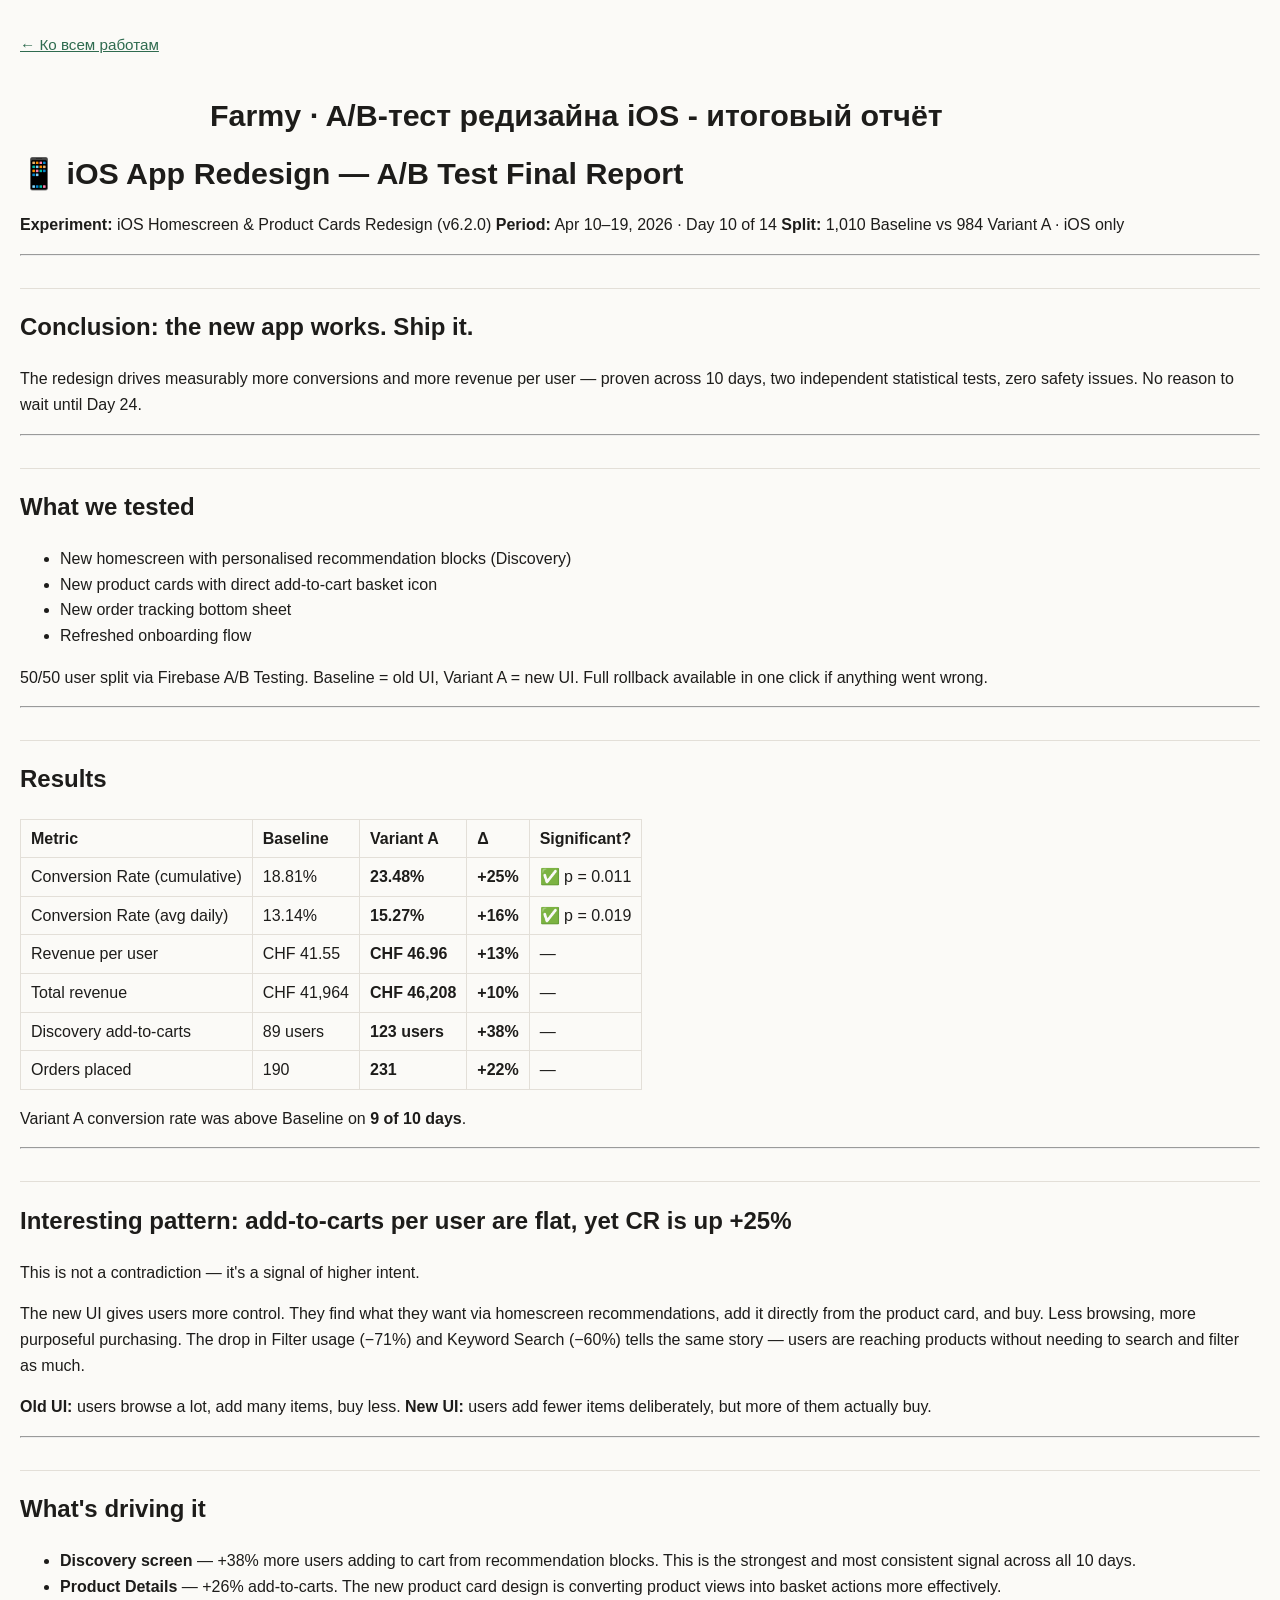
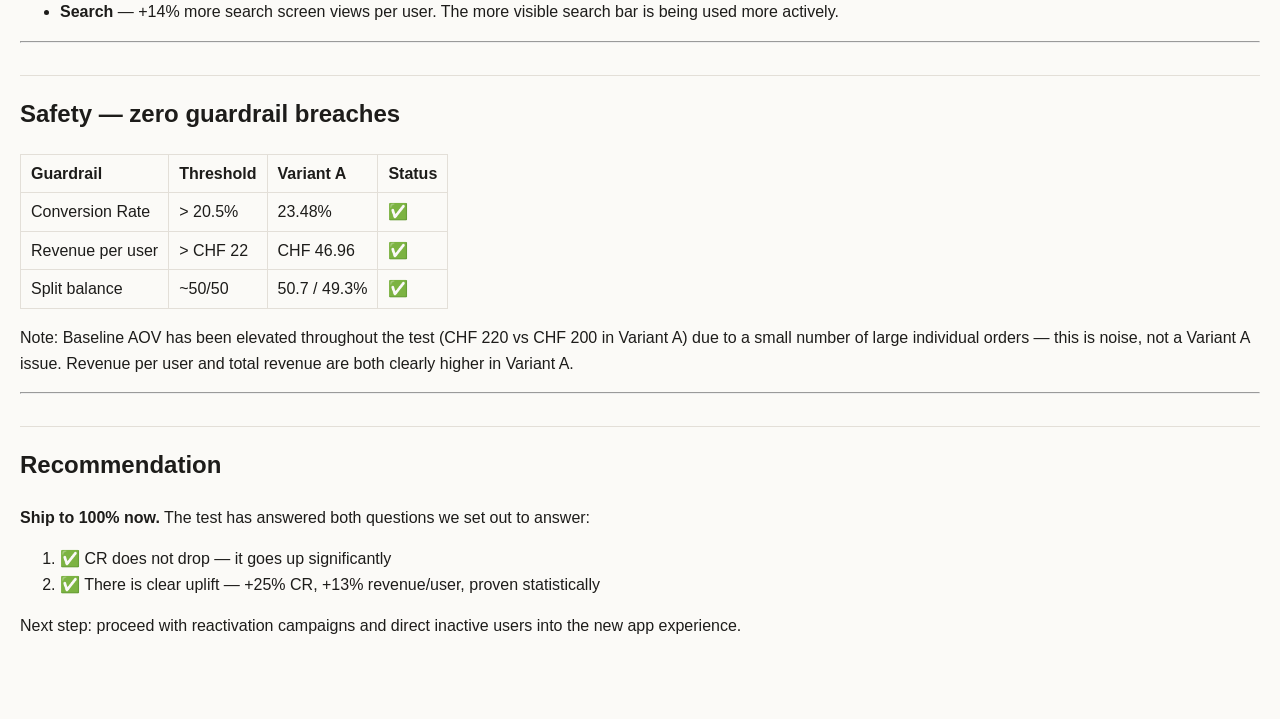
<file: farmy/ab-report.html>
<!DOCTYPE html>
<html xmlns="http://www.w3.org/1999/xhtml" lang="" xml:lang="">
<head>
  <meta charset="utf-8" />
  <meta name="generator" content="pandoc" />
  <meta name="viewport" content="width=device-width, initial-scale=1.0, user-scalable=yes" />
  <title>Farmy · A/B-тест редизайна iOS - итоговый отчёт</title>
  <style>
    code{white-space: pre-wrap;}
    span.smallcaps{font-variant: small-caps;}
    span.underline{text-decoration: underline;}
    div.column{display: inline-block; vertical-align: top; width: 50%;}
    div.hanging-indent{margin-left: 1.5em; text-indent: -1.5em;}
    ul.task-list{list-style: none;}
    .display.math{display: block; text-align: center; margin: 0.5rem auto;}
  </style>
  <link rel="stylesheet" href="../doc.css" />
  <!--[if lt IE 9]>
    <script src="//cdnjs.cloudflare.com/ajax/libs/html5shiv/3.7.3/html5shiv-printshiv.min.js"></script>
  <![endif]-->
</head>
<body>
<a class="back" href="../">← Ко всем работам</a>
<header id="title-block-header">
<h1 class="title">Farmy · A/B-тест редизайна iOS - итоговый отчёт</h1>
</header>
<h1 id="-ios-app-redesign--ab-test-final-report">📱 iOS App Redesign — A/B Test Final Report</h1>
<p><strong>Experiment:</strong> iOS Homescreen &amp; Product Cards Redesign (v6.2.0) <strong>Period:</strong> Apr 10–19, 2026 · Day 10 of 14 <strong>Split:</strong> 1,010 Baseline vs 984 Variant A · iOS only</p>
<hr />
<h2 id="conclusion-the-new-app-works-ship-it">Conclusion: the new app works. Ship it.</h2>
<p>The redesign drives measurably more conversions and more revenue per user — proven across 10 days, two independent statistical tests, zero safety issues. No reason to wait until Day 24.</p>
<hr />
<h2 id="what-we-tested">What we tested</h2>
<ul>
<li>New homescreen with personalised recommendation blocks (Discovery)</li>
<li>New product cards with direct add-to-cart basket icon</li>
<li>New order tracking bottom sheet</li>
<li>Refreshed onboarding flow</li>
</ul>
<p>50/50 user split via Firebase A/B Testing. Baseline = old UI, Variant A = new UI. Full rollback available in one click if anything went wrong.</p>
<hr />
<h2 id="results">Results</h2>
<table>
<thead>
<tr class="header">
<th>Metric</th>
<th>Baseline</th>
<th>Variant A</th>
<th>Δ</th>
<th>Significant?</th>
</tr>
</thead>
<tbody>
<tr class="odd">
<td>Conversion Rate (cumulative)</td>
<td>18.81%</td>
<td><strong>23.48%</strong></td>
<td><strong>+25%</strong></td>
<td>✅ p = 0.011</td>
</tr>
<tr class="even">
<td>Conversion Rate (avg daily)</td>
<td>13.14%</td>
<td><strong>15.27%</strong></td>
<td><strong>+16%</strong></td>
<td>✅ p = 0.019</td>
</tr>
<tr class="odd">
<td>Revenue per user</td>
<td>CHF 41.55</td>
<td><strong>CHF 46.96</strong></td>
<td><strong>+13%</strong></td>
<td>—</td>
</tr>
<tr class="even">
<td>Total revenue</td>
<td>CHF 41,964</td>
<td><strong>CHF 46,208</strong></td>
<td><strong>+10%</strong></td>
<td>—</td>
</tr>
<tr class="odd">
<td>Discovery add-to-carts</td>
<td>89 users</td>
<td><strong>123 users</strong></td>
<td><strong>+38%</strong></td>
<td>—</td>
</tr>
<tr class="even">
<td>Orders placed</td>
<td>190</td>
<td><strong>231</strong></td>
<td><strong>+22%</strong></td>
<td>—</td>
</tr>
</tbody>
</table>
<p>Variant A conversion rate was above Baseline on <strong>9 of 10 days</strong>.</p>
<hr />
<h2 id="interesting-pattern-add-to-carts-per-user-are-flat-yet-cr-is-up-25">Interesting pattern: add-to-carts per user are flat, yet CR is up +25%</h2>
<p>This is not a contradiction — it's a signal of higher intent.</p>
<p>The new UI gives users more control. They find what they want via homescreen recommendations, add it directly from the product card, and buy. Less browsing, more purposeful purchasing. The drop in Filter usage (−71%) and Keyword Search (−60%) tells the same story — users are reaching products without needing to search and filter as much.</p>
<p><strong>Old UI:</strong> users browse a lot, add many items, buy less. <strong>New UI:</strong> users add fewer items deliberately, but more of them actually buy.</p>
<hr />
<h2 id="whats-driving-it">What's driving it</h2>
<ul>
<li><strong>Discovery screen</strong> — +38% more users adding to cart from recommendation blocks. This is the strongest and most consistent signal across all 10 days.</li>
<li><strong>Product Details</strong> — +26% add-to-carts. The new product card design is converting product views into basket actions more effectively.</li>
<li><strong>Search</strong> — +14% more search screen views per user. The more visible search bar is being used more actively.</li>
</ul>
<hr />
<h2 id="safety--zero-guardrail-breaches">Safety — zero guardrail breaches</h2>
<table>
<thead>
<tr class="header">
<th>Guardrail</th>
<th>Threshold</th>
<th>Variant A</th>
<th>Status</th>
</tr>
</thead>
<tbody>
<tr class="odd">
<td>Conversion Rate</td>
<td>&gt; 20.5%</td>
<td>23.48%</td>
<td>✅</td>
</tr>
<tr class="even">
<td>Revenue per user</td>
<td>&gt; CHF 22</td>
<td>CHF 46.96</td>
<td>✅</td>
</tr>
<tr class="odd">
<td>Split balance</td>
<td>~50/50</td>
<td>50.7 / 49.3%</td>
<td>✅</td>
</tr>
</tbody>
</table>
<p>Note: Baseline AOV has been elevated throughout the test (CHF 220 vs CHF 200 in Variant A) due to a small number of large individual orders — this is noise, not a Variant A issue. Revenue per user and total revenue are both clearly higher in Variant A.</p>
<hr />
<h2 id="recommendation">Recommendation</h2>
<p><strong>Ship to 100% now.</strong> The test has answered both questions we set out to answer:</p>
<ol type="1">
<li>✅ CR does not drop — it goes up significantly</li>
<li>✅ There is clear uplift — +25% CR, +13% revenue/user, proven statistically</li>
</ol>
<p>Next step: proceed with reactivation campaigns and direct inactive users into the new app experience.</p>
</body>
</html>
</file>
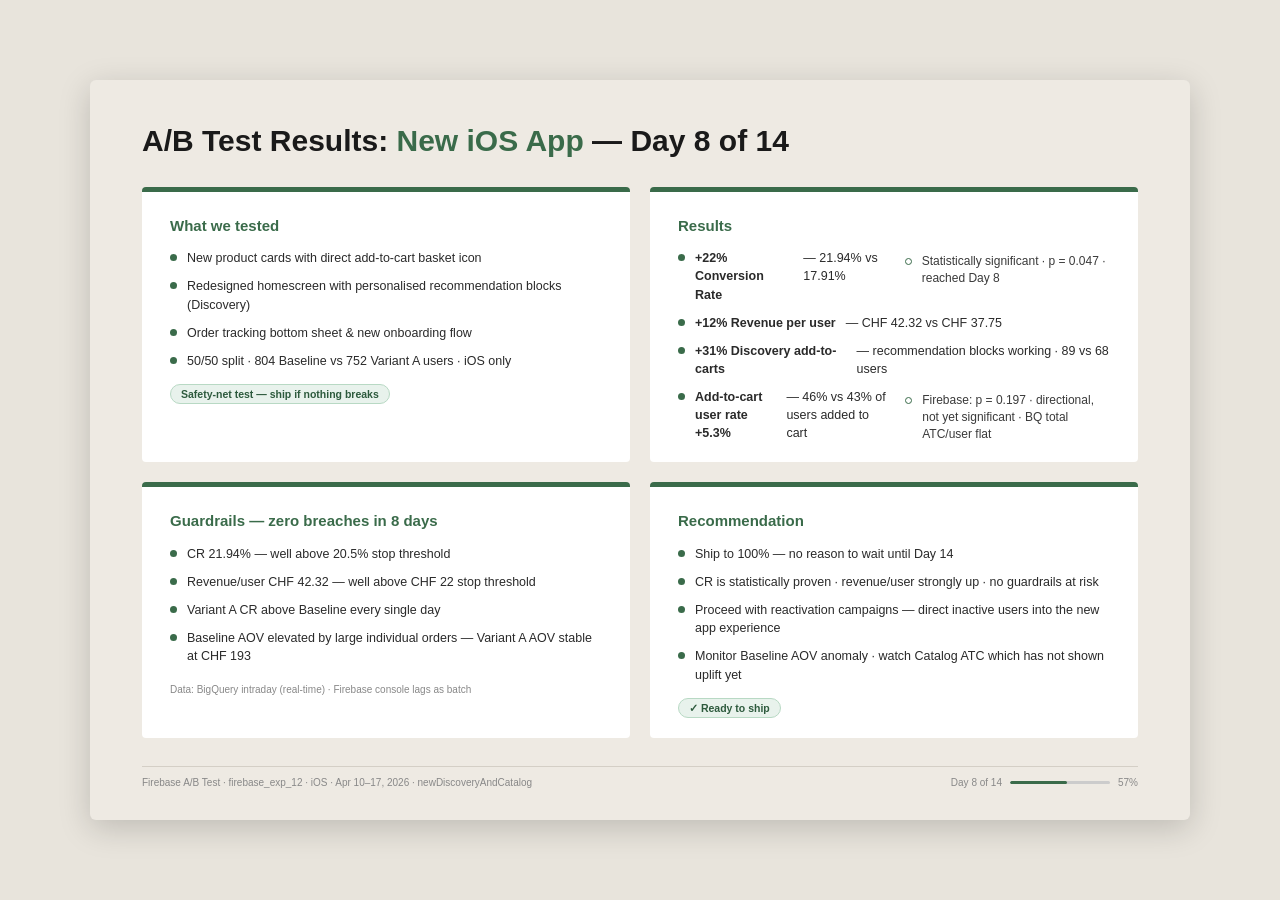
<file: farmy/ab-slide.html>
<!DOCTYPE html>
<html lang="en">
<head>
    <meta charset="UTF-8">
    <meta name="viewport" content="width=device-width, initial-scale=1.0">
    <title>iOS App Redesign — A/B Test Results</title>
    <style>
        * { margin: 0; padding: 0; box-sizing: border-box; }

        body {
            font-family: -apple-system, BlinkMacSystemFont, 'Segoe UI', Roboto, sans-serif;
            background: #e8e4dc;
            display: flex;
            align-items: center;
            justify-content: center;
            min-height: 100vh;
            padding: 32px;
        }

        .slide {
            background: #eeeae3;
            width: 100%;
            max-width: 1100px;
            aspect-ratio: 16/9;
            border-radius: 6px;
            padding: 44px 52px 32px;
            display: flex;
            flex-direction: column;
            gap: 28px;
            box-shadow: 0 8px 32px rgba(0,0,0,0.18);
        }

        /* Title */
        .slide-title {
            font-size: 30px;
            font-weight: 800;
            color: #1a1a1a;
            line-height: 1.15;
        }

        .slide-title span {
            color: #3a6b4a;
        }

        /* Card grid */
        .card-grid {
            display: grid;
            grid-template-columns: 1fr 1fr;
            gap: 20px;
            flex: 1;
        }

        /* Card */
        .card {
            background: #ffffff;
            border-radius: 4px;
            border-top: 5px solid #3a6b4a;
            padding: 24px 28px 20px;
            display: flex;
            flex-direction: column;
            gap: 14px;
        }

        .card-title {
            font-size: 15px;
            font-weight: 700;
            color: #3a6b4a;
            line-height: 1.3;
        }

        .card-title .num {
            font-size: 13px;
            font-weight: 700;
            margin-right: 2px;
        }

        /* Bullet list */
        .bullet-list {
            list-style: none;
            display: flex;
            flex-direction: column;
            gap: 10px;
        }

        .bullet-list li {
            display: flex;
            align-items: flex-start;
            gap: 10px;
            font-size: 12.5px;
            color: #2a2a2a;
            line-height: 1.45;
        }

        .bullet-list li::before {
            content: '';
            width: 7px;
            height: 7px;
            border-radius: 50%;
            background: #3a6b4a;
            flex-shrink: 0;
            margin-top: 5px;
        }

        .bullet-list li strong { font-weight: 700; }

        /* Sub-bullets */
        .sub-list {
            list-style: none;
            display: flex;
            flex-direction: column;
            gap: 7px;
            margin-top: 4px;
            padding-left: 4px;
        }

        .sub-list li {
            display: flex;
            align-items: flex-start;
            gap: 10px;
            font-size: 12px;
            color: #3a3a3a;
            line-height: 1.4;
        }

        .sub-list li::before {
            content: '';
            width: 5px;
            height: 5px;
            border-radius: 50%;
            border: 1.5px solid #3a6b4a;
            background: transparent;
            flex-shrink: 0;
            margin-top: 5px;
        }

        /* Highlight badge */
        .badge {
            display: inline-block;
            background: #e8f2ec;
            color: #2d5a3d;
            font-size: 10.5px;
            font-weight: 700;
            padding: 3px 10px;
            border-radius: 20px;
            border: 1px solid #b8d9c4;
            align-self: flex-start;
        }

        /* Footer */
        .slide-footer {
            display: flex;
            justify-content: space-between;
            align-items: center;
            font-size: 10px;
            color: #888;
            border-top: 1px solid #d4cfc6;
            padding-top: 10px;
        }

        .progress-bar {
            display: flex;
            align-items: center;
            gap: 8px;
        }

        .progress-track {
            width: 100px;
            height: 3px;
            background: #ccc;
            border-radius: 2px;
            overflow: hidden;
        }

        .progress-fill {
            height: 100%;
            width: 57%;
            background: #3a6b4a;
            border-radius: 2px;
        }
    </style>
</head>
<body>
<div class="slide">

    <div class="slide-title">A/B Test Results: <span>New iOS App</span> — Day 8 of 14</div>

    <div class="card-grid">

        <!-- Card 1: What we tested -->
        <div class="card">
            <div class="card-title">What we tested</div>
            <ul class="bullet-list">
                <li>New product cards with direct add-to-cart basket icon</li>
                <li>Redesigned homescreen with personalised recommendation blocks (Discovery)</li>
                <li>Order tracking bottom sheet &amp; new onboarding flow</li>
                <li>50/50 split · 804 Baseline vs 752 Variant A users · iOS only</li>
            </ul>
            <span class="badge">Safety-net test — ship if nothing breaks</span>
        </div>

        <!-- Card 2: Results -->
        <div class="card">
            <div class="card-title">Results</div>
            <ul class="bullet-list">
                <li><strong>+22% Conversion Rate</strong> — 21.94% vs 17.91%
                    <ul class="sub-list">
                        <li>Statistically significant · p = 0.047 · reached Day 8</li>
                    </ul>
                </li>
                <li><strong>+12% Revenue per user</strong> — CHF 42.32 vs CHF 37.75</li>
                <li><strong>+31% Discovery add-to-carts</strong> — recommendation blocks working · 89 vs 68 users</li>
                <li><strong>Add-to-cart user rate +5.3%</strong> — 46% vs 43% of users added to cart
                    <ul class="sub-list">
                        <li>Firebase: p = 0.197 · directional, not yet significant · BQ total ATC/user flat</li>
                    </ul>
                </li>
            </ul>
        </div>

        <!-- Card 3: Guardrails -->
        <div class="card">
            <div class="card-title">Guardrails — zero breaches in 8 days</div>
            <ul class="bullet-list">
                <li>CR 21.94% — well above 20.5% stop threshold</li>
                <li>Revenue/user CHF 42.32 — well above CHF 22 stop threshold</li>
                <li>Variant A CR above Baseline every single day</li>
                <li>Baseline AOV elevated by large individual orders — Variant A AOV stable at CHF 193</li>
            </ul>
            <div style="font-size:10px; color:#888; margin-top:4px;">Data: BigQuery intraday (real-time) · Firebase console lags as batch</div>
        </div>

        <!-- Card 4: Recommendation -->
        <div class="card">
            <div class="card-title">Recommendation</div>
            <ul class="bullet-list">
                <li>Ship to 100% — no reason to wait until Day 14</li>
                <li>CR is statistically proven · revenue/user strongly up · no guardrails at risk</li>
                <li>Proceed with reactivation campaigns — direct inactive users into the new app experience</li>
                <li>Monitor Baseline AOV anomaly · watch Catalog ATC which has not shown uplift yet</li>
            </ul>
            <span class="badge">✓ Ready to ship</span>
        </div>

    </div>

    <div class="slide-footer">
        <span>Firebase A/B Test · firebase_exp_12 · iOS · Apr 10–17, 2026 · newDiscoveryAndCatalog</span>
        <div class="progress-bar">
            <span>Day 8 of 14</span>
            <div class="progress-track"><div class="progress-fill"></div></div>
            <span>57%</span>
        </div>
    </div>

</div>
</body>
</html>
</file>
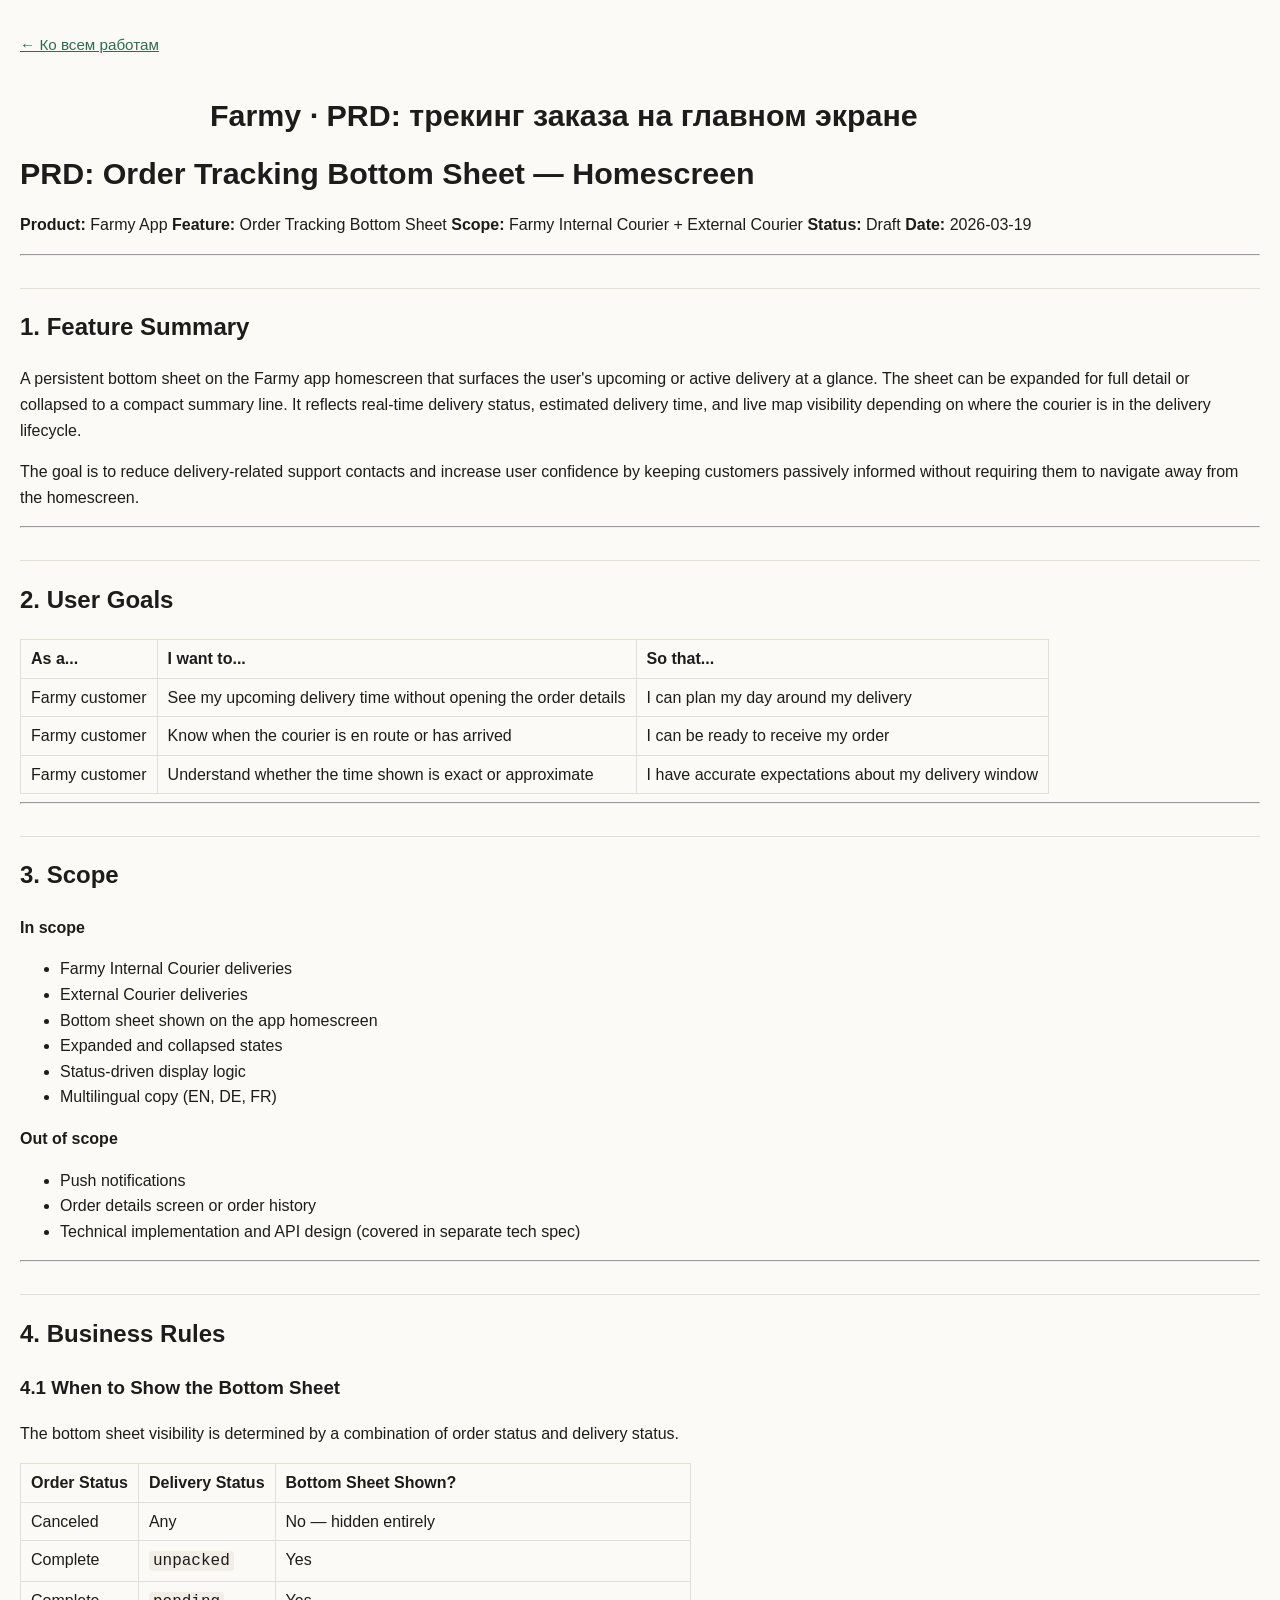
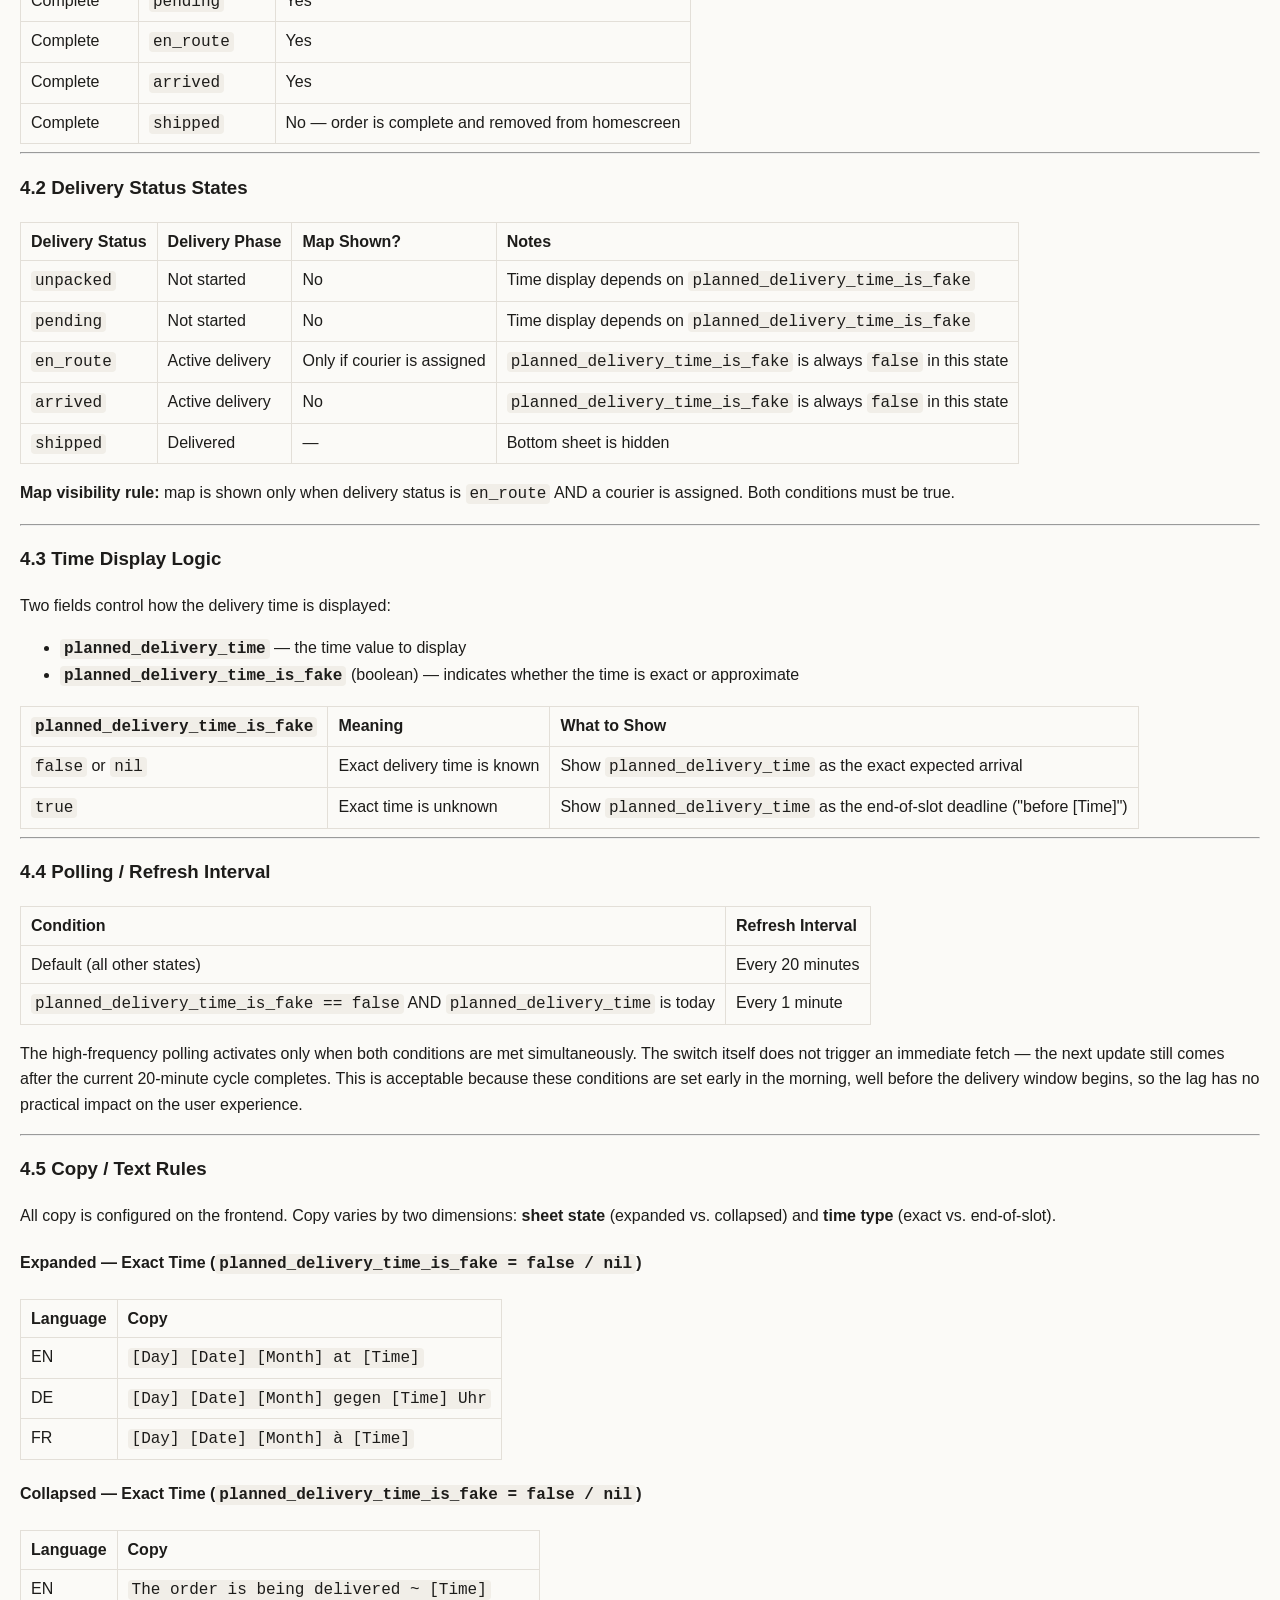
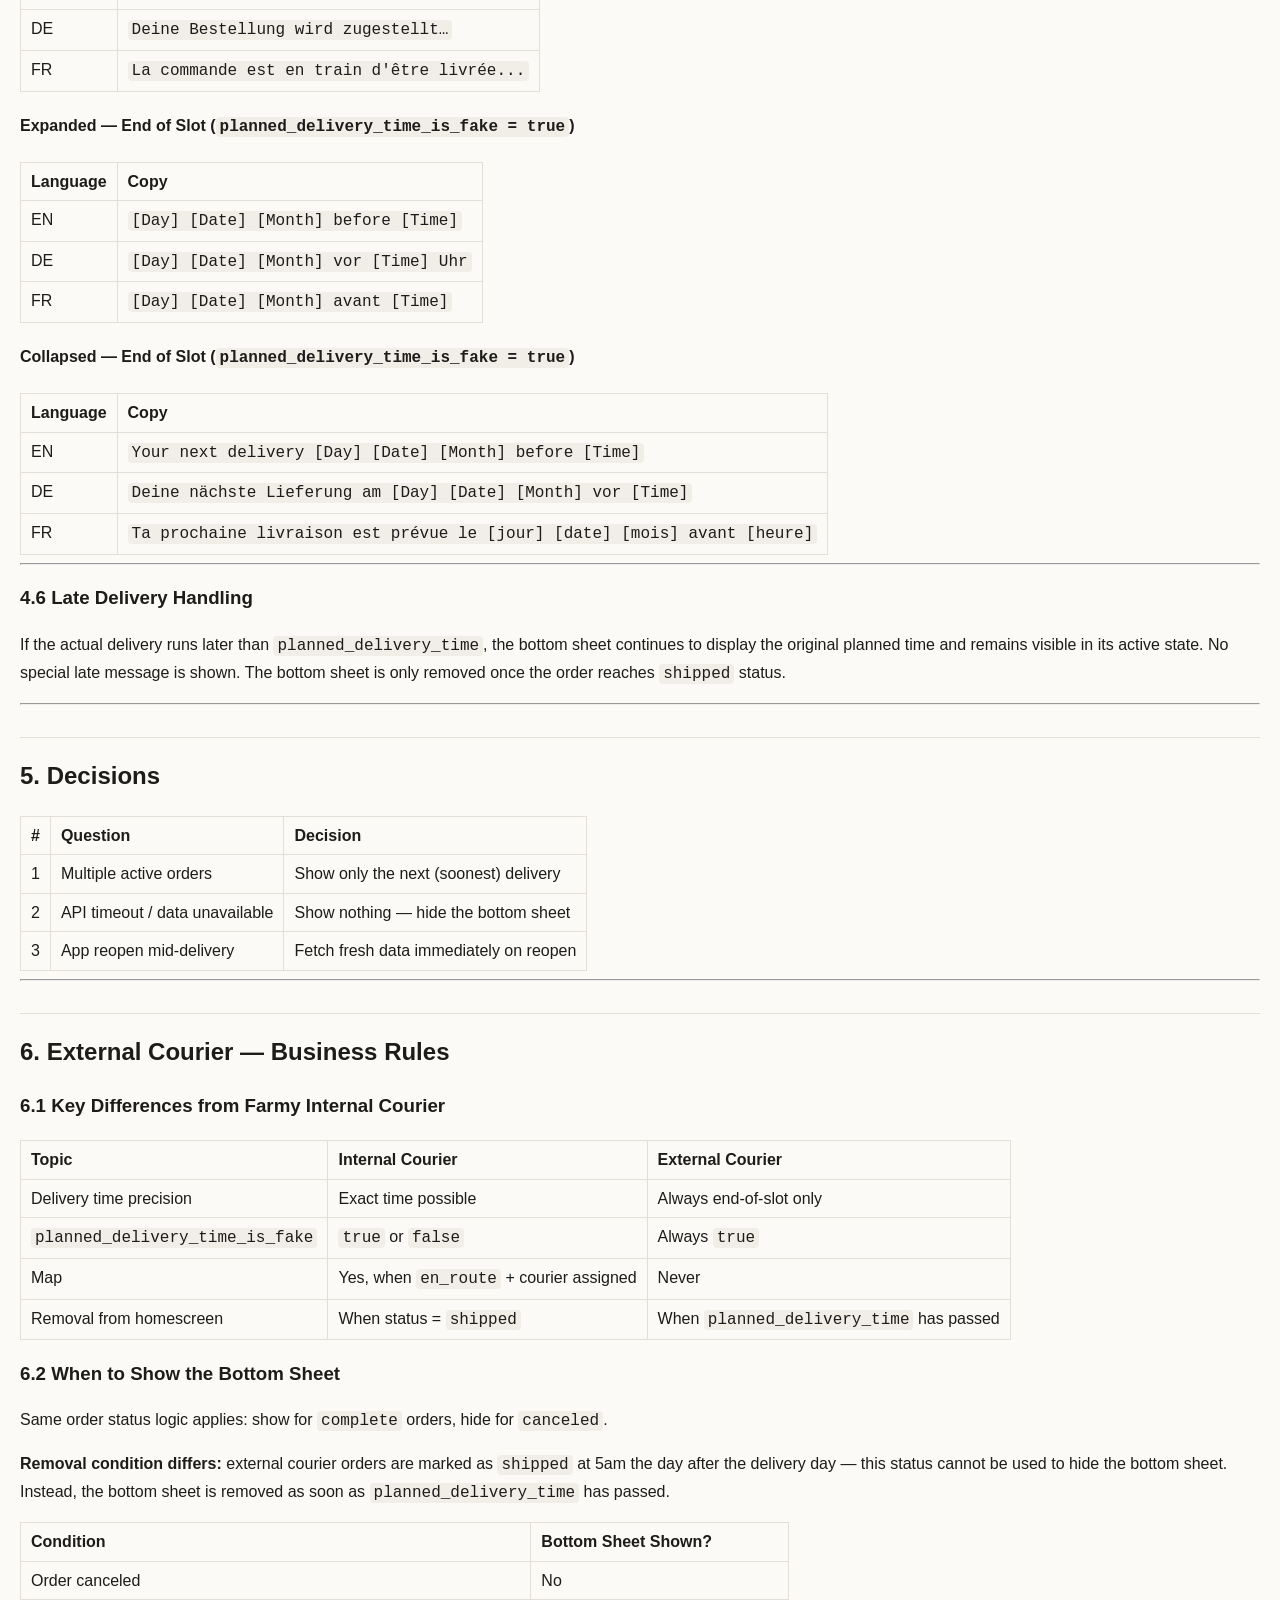
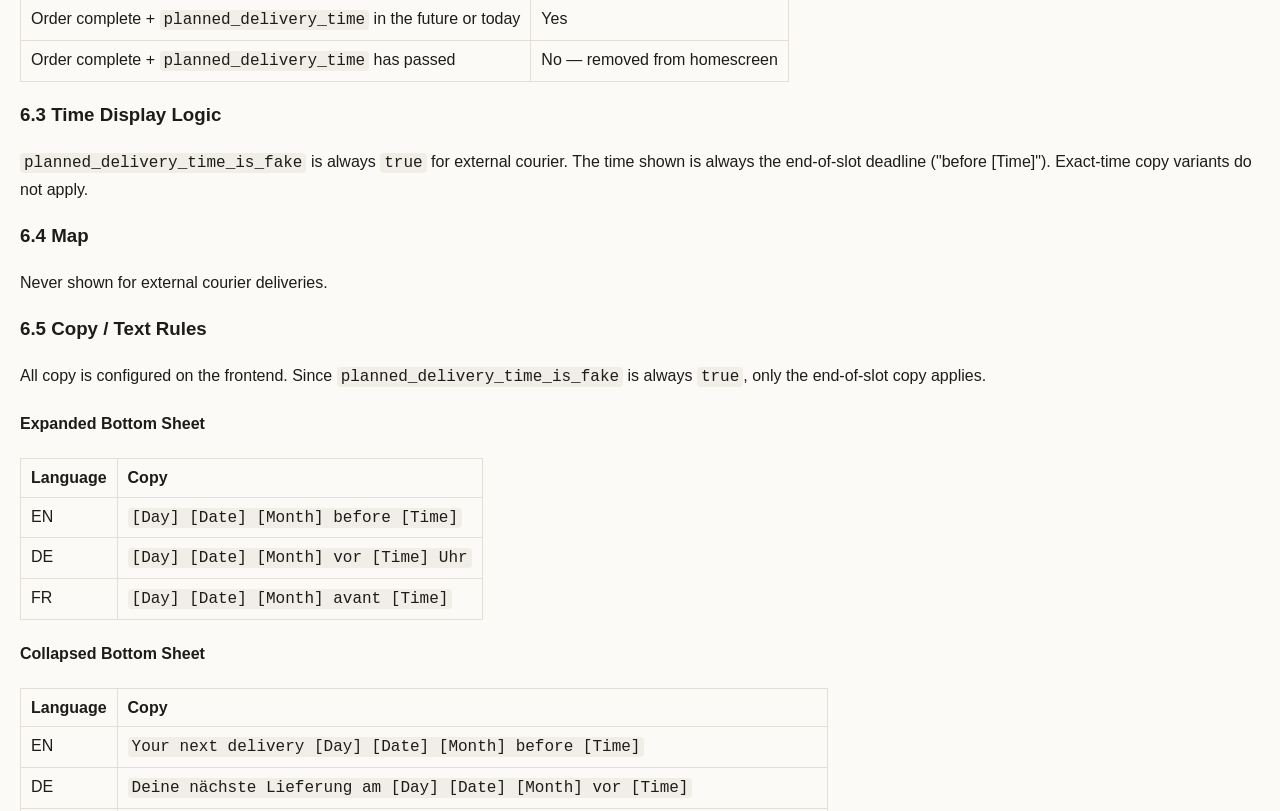
<file: farmy/prd-order-tracking.html>
<!DOCTYPE html>
<html xmlns="http://www.w3.org/1999/xhtml" lang="" xml:lang="">
<head>
  <meta charset="utf-8" />
  <meta name="generator" content="pandoc" />
  <meta name="viewport" content="width=device-width, initial-scale=1.0, user-scalable=yes" />
  <title>Farmy · PRD: трекинг заказа на главном экране</title>
  <style>
    code{white-space: pre-wrap;}
    span.smallcaps{font-variant: small-caps;}
    span.underline{text-decoration: underline;}
    div.column{display: inline-block; vertical-align: top; width: 50%;}
    div.hanging-indent{margin-left: 1.5em; text-indent: -1.5em;}
    ul.task-list{list-style: none;}
    .display.math{display: block; text-align: center; margin: 0.5rem auto;}
  </style>
  <link rel="stylesheet" href="../doc.css" />
  <!--[if lt IE 9]>
    <script src="//cdnjs.cloudflare.com/ajax/libs/html5shiv/3.7.3/html5shiv-printshiv.min.js"></script>
  <![endif]-->
</head>
<body>
<a class="back" href="../">← Ко всем работам</a>
<header id="title-block-header">
<h1 class="title">Farmy · PRD: трекинг заказа на главном экране</h1>
</header>
<h1 id="prd-order-tracking-bottom-sheet--homescreen">PRD: Order Tracking Bottom Sheet — Homescreen</h1>
<p><strong>Product:</strong> Farmy App <strong>Feature:</strong> Order Tracking Bottom Sheet <strong>Scope:</strong> Farmy Internal Courier + External Courier <strong>Status:</strong> Draft <strong>Date:</strong> 2026-03-19</p>
<hr />
<h2 id="1-feature-summary">1. Feature Summary</h2>
<p>A persistent bottom sheet on the Farmy app homescreen that surfaces the user's upcoming or active delivery at a glance. The sheet can be expanded for full detail or collapsed to a compact summary line. It reflects real-time delivery status, estimated delivery time, and live map visibility depending on where the courier is in the delivery lifecycle.</p>
<p>The goal is to reduce delivery-related support contacts and increase user confidence by keeping customers passively informed without requiring them to navigate away from the homescreen.</p>
<hr />
<h2 id="2-user-goals">2. User Goals</h2>
<table>
<thead>
<tr class="header">
<th>As a...</th>
<th>I want to...</th>
<th>So that...</th>
</tr>
</thead>
<tbody>
<tr class="odd">
<td>Farmy customer</td>
<td>See my upcoming delivery time without opening the order details</td>
<td>I can plan my day around my delivery</td>
</tr>
<tr class="even">
<td>Farmy customer</td>
<td>Know when the courier is en route or has arrived</td>
<td>I can be ready to receive my order</td>
</tr>
<tr class="odd">
<td>Farmy customer</td>
<td>Understand whether the time shown is exact or approximate</td>
<td>I have accurate expectations about my delivery window</td>
</tr>
</tbody>
</table>
<hr />
<h2 id="3-scope">3. Scope</h2>
<p><strong>In scope</strong></p>
<ul>
<li>Farmy Internal Courier deliveries</li>
<li>External Courier deliveries</li>
<li>Bottom sheet shown on the app homescreen</li>
<li>Expanded and collapsed states</li>
<li>Status-driven display logic</li>
<li>Multilingual copy (EN, DE, FR)</li>
</ul>
<p><strong>Out of scope</strong></p>
<ul>
<li>Push notifications</li>
<li>Order details screen or order history</li>
<li>Technical implementation and API design (covered in separate tech spec)</li>
</ul>
<hr />
<h2 id="4-business-rules">4. Business Rules</h2>
<h3 id="41-when-to-show-the-bottom-sheet">4.1 When to Show the Bottom Sheet</h3>
<p>The bottom sheet visibility is determined by a combination of order status and delivery status.</p>
<table>
<thead>
<tr class="header">
<th>Order Status</th>
<th>Delivery Status</th>
<th>Bottom Sheet Shown?</th>
</tr>
</thead>
<tbody>
<tr class="odd">
<td>Canceled</td>
<td>Any</td>
<td>No — hidden entirely</td>
</tr>
<tr class="even">
<td>Complete</td>
<td><code>unpacked</code></td>
<td>Yes</td>
</tr>
<tr class="odd">
<td>Complete</td>
<td><code>pending</code></td>
<td>Yes</td>
</tr>
<tr class="even">
<td>Complete</td>
<td><code>en_route</code></td>
<td>Yes</td>
</tr>
<tr class="odd">
<td>Complete</td>
<td><code>arrived</code></td>
<td>Yes</td>
</tr>
<tr class="even">
<td>Complete</td>
<td><code>shipped</code></td>
<td>No — order is complete and removed from homescreen</td>
</tr>
</tbody>
</table>
<hr />
<h3 id="42-delivery-status-states">4.2 Delivery Status States</h3>
<table>
<thead>
<tr class="header">
<th>Delivery Status</th>
<th>Delivery Phase</th>
<th>Map Shown?</th>
<th>Notes</th>
</tr>
</thead>
<tbody>
<tr class="odd">
<td><code>unpacked</code></td>
<td>Not started</td>
<td>No</td>
<td>Time display depends on <code>planned_delivery_time_is_fake</code></td>
</tr>
<tr class="even">
<td><code>pending</code></td>
<td>Not started</td>
<td>No</td>
<td>Time display depends on <code>planned_delivery_time_is_fake</code></td>
</tr>
<tr class="odd">
<td><code>en_route</code></td>
<td>Active delivery</td>
<td>Only if courier is assigned</td>
<td><code>planned_delivery_time_is_fake</code> is always <code>false</code> in this state</td>
</tr>
<tr class="even">
<td><code>arrived</code></td>
<td>Active delivery</td>
<td>No</td>
<td><code>planned_delivery_time_is_fake</code> is always <code>false</code> in this state</td>
</tr>
<tr class="odd">
<td><code>shipped</code></td>
<td>Delivered</td>
<td>—</td>
<td>Bottom sheet is hidden</td>
</tr>
</tbody>
</table>
<p><strong>Map visibility rule:</strong> map is shown only when delivery status is <code>en_route</code> AND a courier is assigned. Both conditions must be true.</p>
<hr />
<h3 id="43-time-display-logic">4.3 Time Display Logic</h3>
<p>Two fields control how the delivery time is displayed:</p>
<ul>
<li><strong><code>planned_delivery_time</code></strong> — the time value to display</li>
<li><strong><code>planned_delivery_time_is_fake</code></strong> (boolean) — indicates whether the time is exact or approximate</li>
</ul>
<table>
<thead>
<tr class="header">
<th><code>planned_delivery_time_is_fake</code></th>
<th>Meaning</th>
<th>What to Show</th>
</tr>
</thead>
<tbody>
<tr class="odd">
<td><code>false</code> or <code>nil</code></td>
<td>Exact delivery time is known</td>
<td>Show <code>planned_delivery_time</code> as the exact expected arrival</td>
</tr>
<tr class="even">
<td><code>true</code></td>
<td>Exact time is unknown</td>
<td>Show <code>planned_delivery_time</code> as the end-of-slot deadline ("before [Time]")</td>
</tr>
</tbody>
</table>
<hr />
<h3 id="44-polling--refresh-interval">4.4 Polling / Refresh Interval</h3>
<table>
<thead>
<tr class="header">
<th>Condition</th>
<th>Refresh Interval</th>
</tr>
</thead>
<tbody>
<tr class="odd">
<td>Default (all other states)</td>
<td>Every 20 minutes</td>
</tr>
<tr class="even">
<td><code>planned_delivery_time_is_fake == false</code> AND <code>planned_delivery_time</code> is today</td>
<td>Every 1 minute</td>
</tr>
</tbody>
</table>
<p>The high-frequency polling activates only when both conditions are met simultaneously. The switch itself does not trigger an immediate fetch — the next update still comes after the current 20-minute cycle completes. This is acceptable because these conditions are set early in the morning, well before the delivery window begins, so the lag has no practical impact on the user experience.</p>
<hr />
<h3 id="45-copy--text-rules">4.5 Copy / Text Rules</h3>
<p>All copy is configured on the frontend. Copy varies by two dimensions: <strong>sheet state</strong> (expanded vs. collapsed) and <strong>time type</strong> (exact vs. end-of-slot).</p>
<h4 id="expanded--exact-time-planned_delivery_time_is_fake--false--nil">Expanded — Exact Time (<code>planned_delivery_time_is_fake = false / nil</code>)</h4>
<table>
<thead>
<tr class="header">
<th>Language</th>
<th>Copy</th>
</tr>
</thead>
<tbody>
<tr class="odd">
<td>EN</td>
<td><code>[Day] [Date] [Month] at [Time]</code></td>
</tr>
<tr class="even">
<td>DE</td>
<td><code>[Day] [Date] [Month] gegen [Time] Uhr</code></td>
</tr>
<tr class="odd">
<td>FR</td>
<td><code>[Day] [Date] [Month] à [Time]</code></td>
</tr>
</tbody>
</table>
<h4 id="collapsed--exact-time-planned_delivery_time_is_fake--false--nil">Collapsed — Exact Time (<code>planned_delivery_time_is_fake = false / nil</code>)</h4>
<table>
<thead>
<tr class="header">
<th>Language</th>
<th>Copy</th>
</tr>
</thead>
<tbody>
<tr class="odd">
<td>EN</td>
<td><code>The order is being delivered ~ [Time]</code></td>
</tr>
<tr class="even">
<td>DE</td>
<td><code>Deine Bestellung wird zugestellt…</code></td>
</tr>
<tr class="odd">
<td>FR</td>
<td><code>La commande est en train d'être livrée...</code></td>
</tr>
</tbody>
</table>
<h4 id="expanded--end-of-slot-planned_delivery_time_is_fake--true">Expanded — End of Slot (<code>planned_delivery_time_is_fake = true</code>)</h4>
<table>
<thead>
<tr class="header">
<th>Language</th>
<th>Copy</th>
</tr>
</thead>
<tbody>
<tr class="odd">
<td>EN</td>
<td><code>[Day] [Date] [Month] before [Time]</code></td>
</tr>
<tr class="even">
<td>DE</td>
<td><code>[Day] [Date] [Month] vor [Time] Uhr</code></td>
</tr>
<tr class="odd">
<td>FR</td>
<td><code>[Day] [Date] [Month] avant [Time]</code></td>
</tr>
</tbody>
</table>
<h4 id="collapsed--end-of-slot-planned_delivery_time_is_fake--true">Collapsed — End of Slot (<code>planned_delivery_time_is_fake = true</code>)</h4>
<table>
<thead>
<tr class="header">
<th>Language</th>
<th>Copy</th>
</tr>
</thead>
<tbody>
<tr class="odd">
<td>EN</td>
<td><code>Your next delivery [Day] [Date] [Month] before [Time]</code></td>
</tr>
<tr class="even">
<td>DE</td>
<td><code>Deine nächste Lieferung am [Day] [Date] [Month] vor [Time]</code></td>
</tr>
<tr class="odd">
<td>FR</td>
<td><code>Ta prochaine livraison est prévue le [jour] [date] [mois] avant [heure]</code></td>
</tr>
</tbody>
</table>
<hr />
<h3 id="46-late-delivery-handling">4.6 Late Delivery Handling</h3>
<p>If the actual delivery runs later than <code>planned_delivery_time</code>, the bottom sheet continues to display the original planned time and remains visible in its active state. No special late message is shown. The bottom sheet is only removed once the order reaches <code>shipped</code> status.</p>
<hr />
<h2 id="5-decisions">5. Decisions</h2>
<table>
<thead>
<tr class="header">
<th>#</th>
<th>Question</th>
<th>Decision</th>
</tr>
</thead>
<tbody>
<tr class="odd">
<td>1</td>
<td>Multiple active orders</td>
<td>Show only the next (soonest) delivery</td>
</tr>
<tr class="even">
<td>2</td>
<td>API timeout / data unavailable</td>
<td>Show nothing — hide the bottom sheet</td>
</tr>
<tr class="odd">
<td>3</td>
<td>App reopen mid-delivery</td>
<td>Fetch fresh data immediately on reopen</td>
</tr>
</tbody>
</table>
<hr />
<h2 id="6-external-courier--business-rules">6. External Courier — Business Rules</h2>
<h3 id="61-key-differences-from-farmy-internal-courier">6.1 Key Differences from Farmy Internal Courier</h3>
<table>
<thead>
<tr class="header">
<th>Topic</th>
<th>Internal Courier</th>
<th>External Courier</th>
</tr>
</thead>
<tbody>
<tr class="odd">
<td>Delivery time precision</td>
<td>Exact time possible</td>
<td>Always end-of-slot only</td>
</tr>
<tr class="even">
<td><code>planned_delivery_time_is_fake</code></td>
<td><code>true</code> or <code>false</code></td>
<td>Always <code>true</code></td>
</tr>
<tr class="odd">
<td>Map</td>
<td>Yes, when <code>en_route</code> + courier assigned</td>
<td>Never</td>
</tr>
<tr class="even">
<td>Removal from homescreen</td>
<td>When status = <code>shipped</code></td>
<td>When <code>planned_delivery_time</code> has passed</td>
</tr>
</tbody>
</table>
<h3 id="62-when-to-show-the-bottom-sheet">6.2 When to Show the Bottom Sheet</h3>
<p>Same order status logic applies: show for <code>complete</code> orders, hide for <code>canceled</code>.</p>
<p><strong>Removal condition differs:</strong> external courier orders are marked as <code>shipped</code> at 5am the day after the delivery day — this status cannot be used to hide the bottom sheet. Instead, the bottom sheet is removed as soon as <code>planned_delivery_time</code> has passed.</p>
<table>
<thead>
<tr class="header">
<th>Condition</th>
<th>Bottom Sheet Shown?</th>
</tr>
</thead>
<tbody>
<tr class="odd">
<td>Order canceled</td>
<td>No</td>
</tr>
<tr class="even">
<td>Order complete + <code>planned_delivery_time</code> in the future or today</td>
<td>Yes</td>
</tr>
<tr class="odd">
<td>Order complete + <code>planned_delivery_time</code> has passed</td>
<td>No — removed from homescreen</td>
</tr>
</tbody>
</table>
<h3 id="63-time-display-logic">6.3 Time Display Logic</h3>
<p><code>planned_delivery_time_is_fake</code> is always <code>true</code> for external courier. The time shown is always the end-of-slot deadline ("before [Time]"). Exact-time copy variants do not apply.</p>
<h3 id="64-map">6.4 Map</h3>
<p>Never shown for external courier deliveries.</p>
<h3 id="65-copy--text-rules">6.5 Copy / Text Rules</h3>
<p>All copy is configured on the frontend. Since <code>planned_delivery_time_is_fake</code> is always <code>true</code>, only the end-of-slot copy applies.</p>
<h4 id="expanded-bottom-sheet">Expanded Bottom Sheet</h4>
<table>
<thead>
<tr class="header">
<th>Language</th>
<th>Copy</th>
</tr>
</thead>
<tbody>
<tr class="odd">
<td>EN</td>
<td><code>[Day] [Date] [Month] before [Time]</code></td>
</tr>
<tr class="even">
<td>DE</td>
<td><code>[Day] [Date] [Month] vor [Time] Uhr</code></td>
</tr>
<tr class="odd">
<td>FR</td>
<td><code>[Day] [Date] [Month] avant [Time]</code></td>
</tr>
</tbody>
</table>
<h4 id="collapsed-bottom-sheet">Collapsed Bottom Sheet</h4>
<table>
<thead>
<tr class="header">
<th>Language</th>
<th>Copy</th>
</tr>
</thead>
<tbody>
<tr class="odd">
<td>EN</td>
<td><code>Your next delivery [Day] [Date] [Month] before [Time]</code></td>
</tr>
<tr class="even">
<td>DE</td>
<td><code>Deine nächste Lieferung am [Day] [Date] [Month] vor [Time]</code></td>
</tr>
<tr class="odd">
<td>FR</td>
<td><code>Ta prochaine livraison est prévue le [jour] [date] [mois] avant [heure]</code></td>
</tr>
</tbody>
</table>
</body>
</html>
</file>
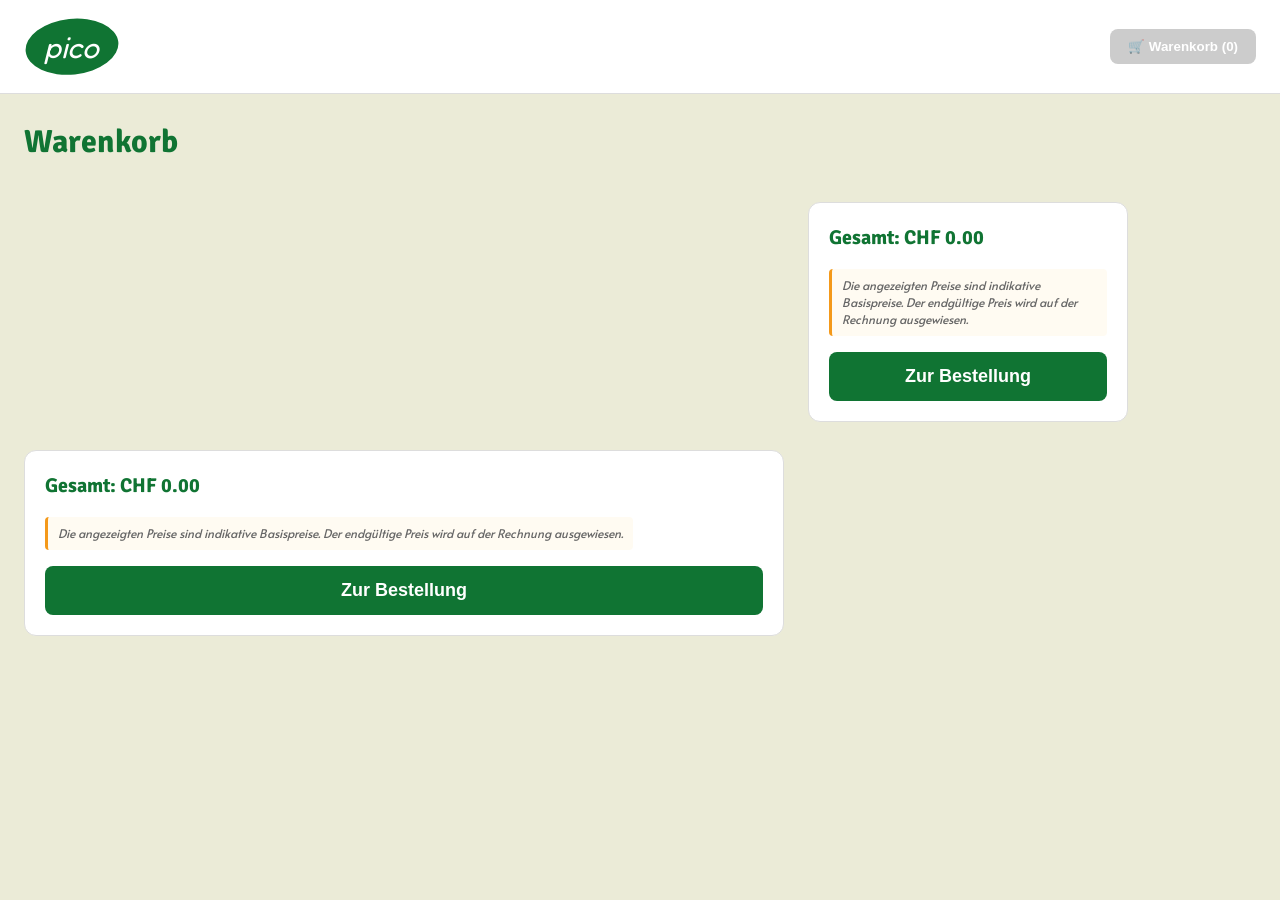
<file: pico/cart.html>
<!DOCTYPE html>
<html lang="de">
  <head>
    <meta charset="UTF-8" />
    <meta name="viewport" content="width=device-width, initial-scale=1.0" />
    <title>Pico Bio - Warenkorb</title>
    <link rel="stylesheet" href="styles.css" />
  </head>
  <body>
    <header class="site-header">
      <a class="logo-title" href="index.html">
        <svg class="logo" xmlns="http://www.w3.org/2000/svg" viewBox="0 0 200 128" role="img" aria-label="Pico Bio Logo">
          <ellipse cx="100" cy="64" rx="97" ry="58" fill="#107433" transform="rotate(-6, 100, 64)"/>
          <text x="100" y="64" text-anchor="middle" dominant-baseline="central"
            font-family="'Fredoka One', 'Signika', sans-serif"
            font-size="62" fill="#ffffff" font-weight="400" font-style="italic">pico</text>
        </svg>
      </a>
      <button class="cart-button" type="button" disabled>
        🛒 Warenkorb (0)
      </button>
    </header>
    <main class="page-container">
      <section class="cart-page">
        <h1>Warenkorb</h1>
        <div class="cart-layout">
          <div id="cart-items" class="cart-items"></div>
          <aside class="cart-summary">
            <div class="cart-total">
              Gesamt: <span id="cart-total-amount">CHF 0.00</span>
            </div>
            <p class="price-disclaimer">Die angezeigten Preise sind indikative Basispreise. Der endgültige Preis wird auf der Rechnung ausgewiesen.</p>
            <button class="btn-primary btn-cta" type="button">Zur Bestellung</button>
          </aside>
        </div>
        <div class="cart-summary cart-summary-bottom">
          <div class="cart-total">
            Gesamt: <span id="cart-total-amount-bottom">CHF 0.00</span>
          </div>
          <p class="price-disclaimer">Die angezeigten Preise sind indikative Basispreise. Der endgültige Preis wird auf der Rechnung ausgewiesen.</p>
          <button class="btn-primary btn-cta" type="button">Zur Bestellung</button>
        </div>
      </section>
    </main>
    <script src="js/config.js"></script>
    <script src="js/utils.js"></script>
    <script src="js/dataService.js"></script>
    <script src="js/cartService.js"></script>
    <script src="js/validation.js"></script>
    <script src="js/ui.js"></script>
    <script src="cart.js"></script>
  </body>
</html>
</file>
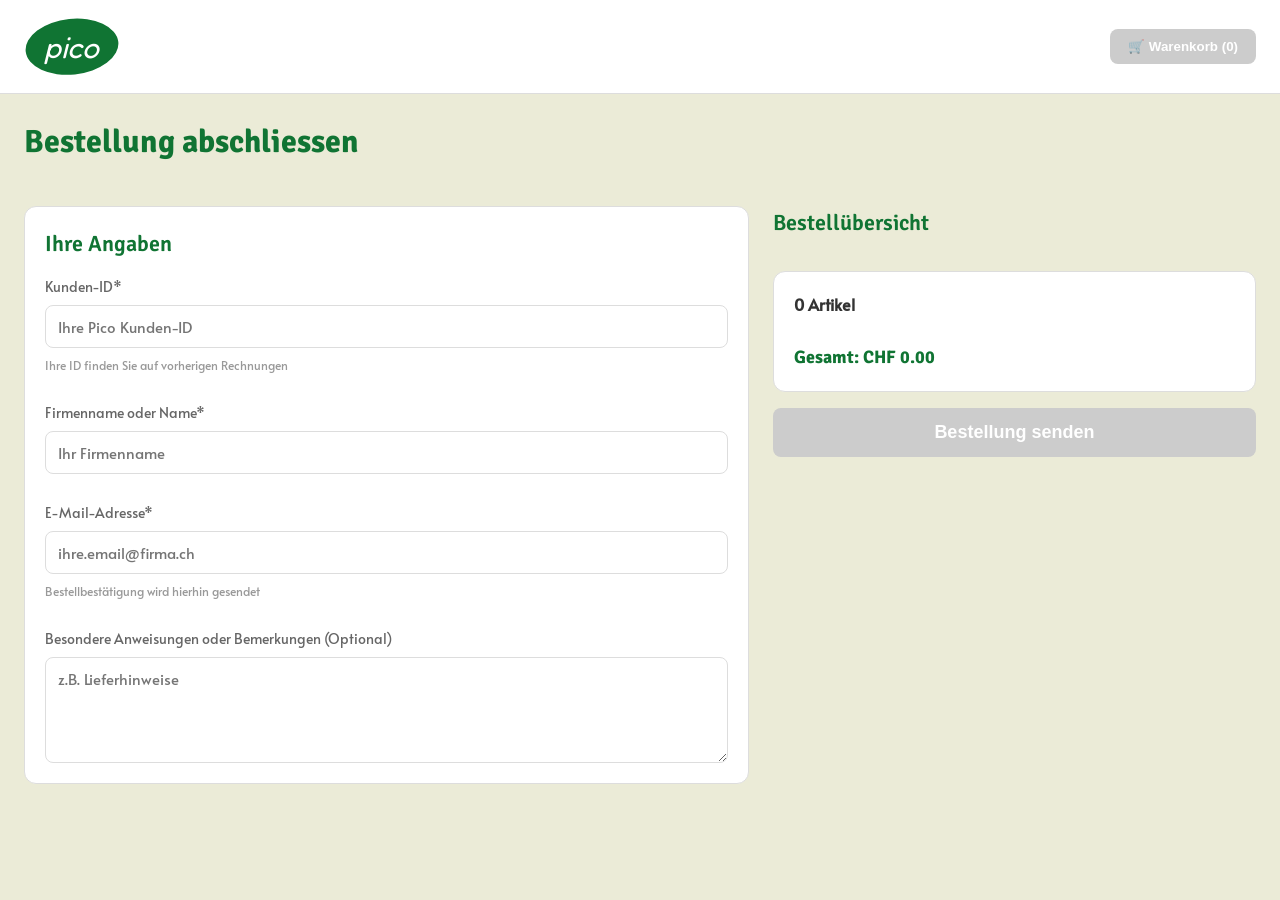
<file: pico/checkout.html>
<!DOCTYPE html>
<html lang="de">
  <head>
    <meta charset="UTF-8" />
    <meta name="viewport" content="width=device-width, initial-scale=1.0" />
    <title>Pico Bio - Bestellung abschliessen</title>
    <link rel="stylesheet" href="styles.css" />
  </head>
  <body>
    <header class="site-header">
      <a class="logo-title" href="index.html">
        <svg class="logo" xmlns="http://www.w3.org/2000/svg" viewBox="0 0 200 128" role="img" aria-label="Pico Bio Logo">
          <ellipse cx="100" cy="64" rx="97" ry="58" fill="#107433" transform="rotate(-6, 100, 64)"/>
          <text x="100" y="64" text-anchor="middle" dominant-baseline="central"
            font-family="'Fredoka One', 'Signika', sans-serif"
            font-size="62" fill="#ffffff" font-weight="400" font-style="italic">pico</text>
        </svg>
      </a>
      <button class="cart-button" type="button" disabled>
        🛒 Warenkorb (0)
      </button>
    </header>
    <main class="page-container">
      <section class="checkout-page">
        <h1>Bestellung abschliessen</h1>
        <div class="checkout-layout">
          <form id="checkout-form" class="checkout-form" novalidate>
            <div class="form-card">
              <h2>Ihre Angaben</h2>
              <div class="form-field">
                <label for="customer-id">Kunden-ID*</label>
                <input
                  id="customer-id"
                  name="customerId"
                  type="text"
                  placeholder="Ihre Pico Kunden-ID"
                  required
                />
                <p class="field-help">
                  Ihre ID finden Sie auf vorherigen Rechnungen
                </p>
                <p class="field-error" data-error-for="customerId"></p>
              </div>
              <div class="form-field">
                <label for="company-name">Firmenname oder Name*</label>
                <input
                  id="company-name"
                  name="companyName"
                  type="text"
                  placeholder="Ihr Firmenname"
                  required
                  minlength="2"
                />
                <p class="field-error" data-error-for="companyName"></p>
              </div>
              <div class="form-field">
                <label for="email">E-Mail-Adresse*</label>
                <input
                  id="email"
                  name="email"
                  type="email"
                  placeholder="ihre.email@firma.ch"
                  required
                />
                <p class="field-help">
                  Bestellbestätigung wird hierhin gesendet
                </p>
                <p class="field-error" data-error-for="email"></p>
              </div>
              <div class="form-field">
                <label for="notes"
                  >Besondere Anweisungen oder Bemerkungen (Optional)</label
                >
                <textarea
                  id="notes"
                  name="notes"
                  rows="4"
                  maxlength="500"
                  placeholder="z.B. Lieferhinweise"
                ></textarea>
              </div>
            </div>
          </form>
          <aside class="order-summary">
            <h2>Bestellübersicht</h2>
            <div class="summary-card">
              <div id="summary-count" class="summary-count">0 Artikel</div>
              <div id="summary-items" class="summary-items"></div>
              <div class="summary-total">
                Gesamt: <span id="summary-total-amount">CHF 0.00</span>
              </div>
            </div>
            <div class="summary-actions">
              <button
                id="submit-order"
                class="btn-primary btn-cta"
                type="submit"
                form="checkout-form"
                disabled
              >
                Bestellung senden
              </button>
            </div>
          </aside>
        </div>
      </section>
    </main>
    <script src="js/config.js"></script>
    <script src="js/utils.js"></script>
    <script src="js/dataService.js"></script>
    <script src="js/cartService.js"></script>
    <script src="js/validation.js"></script>
    <script src="js/ui.js"></script>
    <script src="checkout.js"></script>
  </body>
</html>
</file>
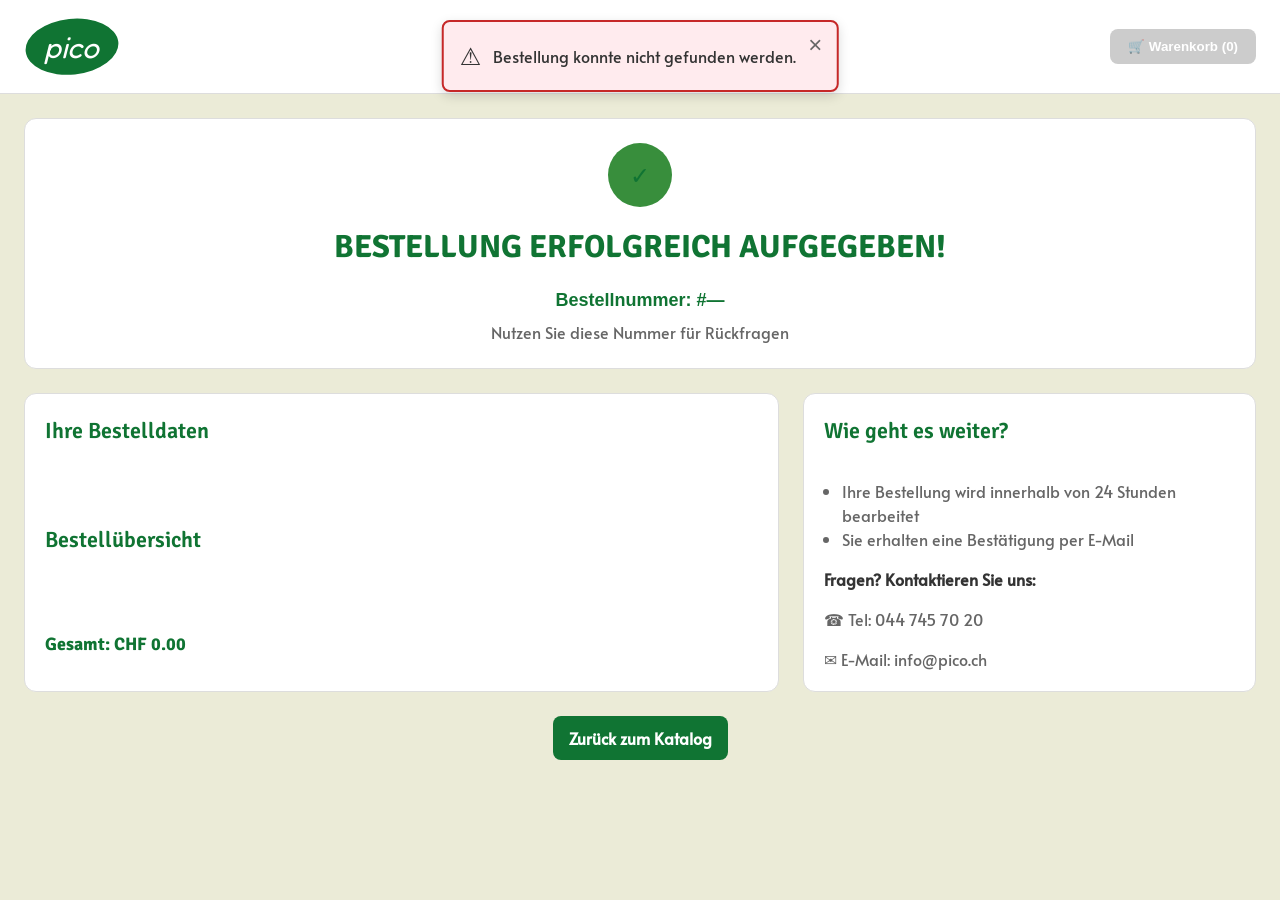
<file: pico/confirmation.html>
<!DOCTYPE html>
<html lang="de">
  <head>
    <meta charset="UTF-8" />
    <meta name="viewport" content="width=device-width, initial-scale=1.0" />
    <title>Pico Bio - Bestellbestätigung</title>
    <link rel="stylesheet" href="styles.css" />
  </head>
  <body>
    <header class="site-header">
      <a class="logo-title" href="index.html">
        <svg class="logo" xmlns="http://www.w3.org/2000/svg" viewBox="0 0 200 128" role="img" aria-label="Pico Bio Logo">
          <ellipse cx="100" cy="64" rx="97" ry="58" fill="#107433" transform="rotate(-6, 100, 64)"/>
          <text x="100" y="64" text-anchor="middle" dominant-baseline="central"
            font-family="'Fredoka One', 'Signika', sans-serif"
            font-size="62" fill="#ffffff" font-weight="400" font-style="italic">pico</text>
        </svg>
      </a>
      <button class="cart-button" type="button" disabled>
        🛒 Warenkorb (0)
      </button>
    </header>
    <main class="page-container">
      <section class="confirmation-page">
        <div class="confirmation-hero">
          <div class="success-icon">✓</div>
          <h1>BESTELLUNG ERFOLGREICH AUFGEGEBEN!</h1>
          <button id="order-number" class="order-number" type="button"></button>
          <p class="order-hint">Nutzen Sie diese Nummer für Rückfragen</p>
        </div>

        <div class="confirmation-grid">
          <div class="confirmation-card">
            <h2>Ihre Bestelldaten</h2>
            <div id="order-details" class="order-details"></div>
            <h2>Bestellübersicht</h2>
            <div id="order-items" class="order-items"></div>
            <div class="order-total">
              Gesamt: <span id="order-total-amount">CHF 0.00</span>
            </div>
          </div>
          <div class="confirmation-card">
            <h2>Wie geht es weiter?</h2>
            <ul class="next-steps">
              <li>Ihre Bestellung wird innerhalb von 24 Stunden bearbeitet</li>
              <li>Sie erhalten eine Bestätigung per E-Mail</li>
            </ul>
            <p class="contact-heading">Fragen? Kontaktieren Sie uns:</p>
            <p class="contact-info">☎ Tel: 044 745 70 20</p>
            <p class="contact-info">✉ E-Mail: info@pico.ch</p>
          </div>
        </div>

        <div class="confirmation-actions">
          <a class="btn-primary" href="index.html">Zurück zum Katalog</a>
        </div>
      </section>
    </main>
    <script src="js/config.js"></script>
    <script src="js/utils.js"></script>
    <script src="js/dataService.js"></script>
    <script src="js/cartService.js"></script>
    <script src="js/validation.js"></script>
    <script src="js/ui.js"></script>
    <script src="confirmation.js"></script>
  </body>
</html>
</file>
<file: doc.css>
:root{--bg:#fbfaf7;--fg:#1d1c1a;--muted:#5d5a55;--line:#e3dfd8;--accent:#2f6b4f;--code:#f1eee8}
@media (prefers-color-scheme:dark){:root{--bg:#161614;--fg:#ecebe8;--muted:#a6a39c;--line:#33322f;--accent:#7fc4a1;--code:#22211f}}
body{background:var(--bg);color:var(--fg);font:16px/1.6 -apple-system,BlinkMacSystemFont,"Segoe UI",Roboto,Arial,sans-serif;margin:0;padding:32px 20px 64px}
main,body>header,body>nav{max-width:860px;margin:0 auto}
a{color:var(--accent)} h1{font-size:1.9rem;line-height:1.25} h2{margin-top:2rem;border-top:1px solid var(--line);padding-top:1.2rem}
table{border-collapse:collapse;width:100%;display:block;overflow-x:auto} th,td{border:1px solid var(--line);padding:6px 10px;text-align:left;vertical-align:top}
code,pre{background:var(--code);border-radius:4px} pre{padding:12px;overflow-x:auto} code{padding:1px 4px}
.back{display:inline-block;margin-bottom:18px;font-size:.95rem}
</file>
<file: pico/styles.css>
@import url("https://fonts.googleapis.com/css2?family=Signika:wght@400;600;700&family=Alata&family=Sen:wght@400;700;800&family=Fredoka+One&display=swap");

:root {
  --pico-green: #107433;
  --pico-cream: #ebebd7;
  --pico-green-light: #179f38;
  --pico-green-dark: #107433;
  --farmy-orange: #f4991a;
  --farmy-grey: #333333;
  --text-primary: #333333;
  --text-secondary: #666666;
  --text-tertiary: #999999;
  --border: #dddddd;
  --error: #d32f2f;
  --success: #388e3c;
}

* {
  box-sizing: border-box;
}

body {
  margin: 0;
  font-family: "Alata", system-ui, sans-serif;
  font-size: 16px;
  line-height: 1.5;
  color: var(--text-primary);
  background-color: var(--pico-cream);
  min-width: 1024px;
}

h1, h2, h3, .site-title, .price, .cart-total, .order-total, .summary-total {
  font-family: "Signika", system-ui, sans-serif;
}

h1 {
  font-size: 32px;
  font-weight: 700;
  color: var(--pico-green);
  margin: 0 0 16px;
}

h2 {
  font-size: 22px;
  font-weight: 600;
  color: var(--pico-green);
  margin: 0 0 16px;
}

.site-header {
  display: flex;
  align-items: center;
  justify-content: space-between;
  padding: 16px 24px;
  background-color: #ffffff;
  border-bottom: 1px solid var(--border);
  position: sticky;
  top: 0;
  z-index: 10;
}

.logo-title {
  display: flex;
  align-items: center;
  gap: 12px;
  text-decoration: none;
}

.logo {
  width: 96px;
  height: auto;
}

.site-title {
  font-size: 20px;
  font-weight: 600;
  color: var(--pico-green);
}

.cart-button {
  border: none;
  background-color: #cccccc;
  color: #ffffff;
  padding: 10px 18px;
  border-radius: 8px;
  font-weight: 600;
  cursor: not-allowed;
}

.cart-button.is-active {
  background-color: var(--pico-green);
  cursor: pointer;
}

.cart-button.is-active:hover {
  background-color: var(--pico-green-light);
}

.page-container {
  max-width: 1400px;
  margin: 0 auto;
  padding: 24px;
}

.catalog-layout {
  display: grid;
  grid-template-columns: 260px 1fr;
  gap: 24px;
  align-items: start;
}

.catalog-sidebar {
  background-color: #ffffff;
  border: 1px solid var(--border);
  border-radius: 12px;
  padding: 20px;
}

.catalog-sidebar-header {
  display: flex;
  align-items: baseline;
  justify-content: space-between;
  gap: 12px;
  margin-bottom: 16px;
}

.catalog-sidebar-header h2 {
  margin: 0;
  line-height: 1;
}

.btn-link {
  border: none;
  background: transparent;
  color: var(--pico-green);
  font-weight: 600;
  cursor: pointer;
  padding: 0;
  line-height: 1;
}

.btn-link:hover {
  color: var(--pico-green-light);
}

.category-list {
  display: grid;
  gap: 12px;
}

.category-item {
  display: flex;
  align-items: center;
  gap: 10px;
  font-size: 14px;
  color: var(--text-primary);
}

.category-item input {
  appearance: none;
  width: 16px;
  height: 16px;
  min-width: 16px;
  min-height: 16px;
  max-width: 16px;
  max-height: 16px;
  box-sizing: border-box;
  flex: 0 0 16px;
  border: 2px solid var(--border);
  border-radius: 4px;
  display: inline-flex;
  align-items: center;
  justify-content: center;
  margin: 0;
  background-color: #ffffff;
  cursor: pointer;
  position: relative;
}

.category-item input::after {
  content: "";
  width: 6px;
  height: 10px;
  border-right: 2px solid #ffffff;
  border-bottom: 2px solid #ffffff;
  position: absolute;
  top: 50%;
  left: 50%;
  transform: translate(-50%, -60%) rotate(45deg) scale(0);
}

.category-item input:checked {
  border-color: var(--pico-green);
  background-color: var(--pico-green);
}

.category-item input:checked::after {
  transform: translate(-50%, -60%) rotate(45deg) scale(1);
}
.category-count {
  color: var(--text-tertiary);
  font-size: 13px;
}

.catalog-content {
  display: grid;
  gap: 20px;
}

.catalog-controls {
  display: flex;
  align-items: flex-end;
  justify-content: space-between;
  gap: 16px;
  background-color: #ffffff;
  border: 1px solid var(--border);
  border-radius: 12px;
  padding: 16px 20px;
}

.search-field,
.sort-field {
  display: grid;
  gap: 8px;
}

.search-field label,
.sort-field label {
  font-size: 14px;
  color: var(--text-secondary);
}

.search-input-wrapper {
  display: flex;
  align-items: center;
  gap: 8px;
  background-color: #ffffff;
  border: 1px solid var(--border);
  border-radius: 8px;
  padding: 6px 10px;
}

.search-input-wrapper input {
  border: none;
  outline: none;
  font-size: 15px;
  width: 260px;
  appearance: none;
}

.search-input-wrapper input[type="search"]::-webkit-search-cancel-button,
.search-input-wrapper input[type="search"]::-webkit-search-decoration,
.search-input-wrapper input[type="search"]::-webkit-search-results-button,
.search-input-wrapper input[type="search"]::-webkit-search-results-decoration {
  display: none;
}

.search-input-wrapper input[type="search"]::-ms-clear,
.search-input-wrapper input[type="search"]::-ms-reveal {
  display: none;
  width: 0;
  height: 0;
}

.search-clear {
  border: none;
  background-color: transparent;
  color: var(--text-tertiary);
  font-size: 18px;
  cursor: not-allowed;
}

.search-clear.is-active {
  color: var(--text-secondary);
  cursor: pointer;
}

.sort-field select {
  border: 1px solid var(--border);
  border-radius: 8px;
  padding: 8px 10px;
  font-size: 15px;
}

.product-grid {
  display: grid;
  grid-template-columns: repeat(4, 1fr);
  gap: 24px;
}

.no-results {
  background-color: #ffffff;
  border: 1px dashed var(--border);
  border-radius: 12px;
  padding: 24px;
  color: var(--text-secondary);
  font-weight: 600;
}

.product-card {
  background: #ffffff;
  border: 1px solid var(--border);
  border-radius: 12px;
  padding: 16px;
  display: grid;
  gap: 10px;
  transition: box-shadow 0.2s ease;
}

.product-card:hover {
  box-shadow: 0 4px 12px rgba(27, 94, 32, 0.1);
}

.product-image {
  width: 100%;
  aspect-ratio: 1;
  object-fit: cover;
  border-radius: 8px;
}

.product-name {
  font-size: 16px;
  font-weight: 600;
  color: var(--text-primary);
  margin: 0;
}

.product-producer,
.product-comment {
  font-size: 14px;
  color: var(--text-secondary);
}

.price {
  font-size: 20px;
  font-weight: 700;
  color: var(--pico-green);
}

.price-secondary {
  font-size: 14px;
  font-weight: 600;
  color: var(--text-secondary);
}

.meta-line {
  display: flex;
  flex-wrap: wrap;
  gap: 6px;
}

.meta-badge {
  font-size: 12px;
  padding: 3px 8px;
  border-radius: 999px;
  background-color: var(--pico-cream);
  color: var(--pico-green);
  font-weight: 600;
}

.article-number {
  font-size: 12px;
  color: var(--text-tertiary);
}

.card-actions {
  display: flex;
  align-items: center;
  justify-content: space-between;
  gap: 8px;
}

.btn-primary {
  background-color: var(--pico-green);
  color: #ffffff;
  padding: 10px 16px;
  border-radius: 8px;
  font-weight: 600;
  border: none;
  cursor: pointer;
  transition: background-color 0.2s;
  text-decoration: none;
  display: inline-flex;
  align-items: center;
  justify-content: center;
  gap: 8px;
}

.btn-primary:hover {
  background-color: var(--pico-green-light);
}

.btn-primary:disabled {
  background-color: #cccccc;
  cursor: not-allowed;
}

.btn-quantity {
  background-color: #ffffff;
  border: 1px solid var(--border);
  width: 32px;
  height: 32px;
  border-radius: 4px;
  cursor: pointer;
}

.quantity-controls {
  display: inline-flex;
  align-items: center;
  gap: 8px;
}

.product-qty-input {
  width: 56px;
  height: 32px;
  border: 1px solid var(--border);
  border-radius: 4px;
  text-align: center;
  font-weight: 600;
  font-size: 14px;
}

.quantity-value {
  min-width: 24px;
  text-align: center;
  font-weight: 600;
  color: var(--text-primary);
}

.cart-page {
  display: grid;
  gap: 20px;
}

.cart-layout {
  display: grid;
  grid-template-columns: minmax(0, 760px) 320px;
  gap: 24px;
  align-items: start;
}

.cart-items {
  display: grid;
  gap: 16px;
}

.cart-item {
  background: #ffffff;
  border: 1px solid var(--border);
  border-radius: 12px;
  padding: 16px;
  display: grid;
  grid-template-columns: 80px 1fr auto;
  gap: 16px;
  align-items: center;
  position: relative;
}

.cart-thumb {
  width: 80px;
  height: 80px;
  border-radius: 8px;
  object-fit: cover;
}

.cart-details {
  display: grid;
  gap: 6px;
}

.cart-name {
  font-weight: 600;
  color: var(--text-primary);
}

.cart-meta {
  font-size: 14px;
  color: var(--text-secondary);
}

.cart-controls {
  display: flex;
  align-items: center;
  gap: 10px;
  margin-top: 8px;
}

.cart-qty-input {
  width: 56px;
  height: 32px;
  border: 1px solid var(--border);
  border-radius: 4px;
  text-align: center;
  font-weight: 600;
  font-size: 14px;
}

.cart-line-total {
  font-weight: 600;
  color: var(--text-primary);
  text-align: right;
  margin-top: 8px;
}

.cart-remove {
  border: none;
  background: transparent;
  color: var(--text-tertiary);
  font-size: 24px;
  cursor: pointer;
  position: absolute;
  top: 8px;
  right: 12px;
}

.cart-summary {
  background: #ffffff;
  border: 1px solid var(--border);
  border-radius: 12px;
  padding: 20px;
  display: grid;
  gap: 16px;
  justify-items: start;
  position: sticky;
  top: 96px;
}

.cart-summary-bottom {
  position: static;
  margin-top: 8px;
  max-width: 760px;
}

.cart-total {
  font-size: 20px;
  font-weight: 700;
  color: var(--pico-green);
}

.price-disclaimer {
  font-size: 12px;
  color: var(--text-secondary);
  font-style: italic;
  margin: 0;
  padding: 8px 10px;
  background: #fffbf2;
  border-left: 3px solid var(--farmy-orange);
  border-radius: 4px;
  line-height: 1.4;
}

.checkout-page {
  display: grid;
  gap: 24px;
}

.checkout-layout {
  display: grid;
  grid-template-columns: 1.2fr 0.8fr;
  gap: 24px;
  align-items: start;
}

.form-card,
.summary-card {
  background: #ffffff;
  border: 1px solid var(--border);
  border-radius: 12px;
  padding: 20px;
}

.checkout-form {
  display: grid;
  gap: 16px;
}

.form-field {
  display: grid;
  gap: 8px;
}

.form-field label {
  font-size: 14px;
  color: var(--text-secondary);
}

.form-field input,
.form-field textarea {
  border: 1px solid var(--border);
  border-radius: 8px;
  padding: 10px 12px;
  font-size: 15px;
  font-family: inherit;
}

.form-field textarea {
  resize: vertical;
}

.field-help {
  margin: 0;
  font-size: 12px;
  color: var(--text-tertiary);
}

.field-error {
  margin: 0;
  font-size: 12px;
  color: var(--error);
  min-height: 16px;
}

.order-summary {
  display: grid;
  gap: 16px;
}

.summary-count {
  font-weight: 600;
  color: var(--text-primary);
  margin-bottom: 12px;
}

.summary-items {
  display: grid;
  gap: 8px;
  margin-bottom: 16px;
  font-size: 14px;
  color: var(--text-secondary);
}

.summary-total {
  font-size: 18px;
  font-weight: 700;
  color: var(--pico-green);
}

.summary-actions {
  display: flex;
  justify-content: flex-start;
}

.btn-cta {
  padding: 14px 32px;
  font-size: 18px;
  width: 100%;
}

.confirmation-page {
  display: grid;
  gap: 24px;
}

.confirmation-hero {
  background: #ffffff;
  border: 1px solid var(--border);
  border-radius: 12px;
  padding: 24px;
  text-align: center;
}

.success-icon {
  width: 64px;
  height: 64px;
  margin: 0 auto 16px;
  border-radius: 50%;
  background-color: var(--success);
  color: #ffffff;
  display: flex;
  align-items: center;
  justify-content: center;
  font-size: 32px;
  font-weight: 700;
}

.order-number {
  background: transparent;
  border: none;
  color: var(--pico-green);
  font-size: 18px;
  font-weight: 700;
  cursor: pointer;
}

.order-hint {
  margin: 8px 0 0;
  color: var(--text-secondary);
}

.confirmation-grid {
  display: grid;
  grid-template-columns: 1fr 0.6fr;
  gap: 24px;
}

.confirmation-card {
  background: #ffffff;
  border: 1px solid var(--border);
  border-radius: 12px;
  padding: 20px;
  display: grid;
  gap: 16px;
}

.order-details {
  display: grid;
  gap: 6px;
  color: var(--text-secondary);
}

.order-items {
  display: grid;
  gap: 12px;
  color: var(--text-secondary);
  font-size: 14px;
}

.order-line {
  display: grid;
  gap: 4px;
}

.order-total {
  font-size: 18px;
  font-weight: 700;
  color: var(--pico-green);
}

.next-steps {
  margin: 0;
  padding-left: 18px;
  color: var(--text-secondary);
}

.contact-heading {
  margin: 0;
  font-weight: 600;
}

.contact-info {
  margin: 0;
  color: var(--text-secondary);
}

.confirmation-actions {
  display: flex;
  justify-content: center;
}

/* ========================================
   LOADING, ERROR, SUCCESS STYLES
   Added for production-ready UI feedback
   ======================================== */

.loading-overlay {
  position: fixed;
  inset: 0;
  background: rgba(245, 241, 232, 0.95);
  display: flex;
  align-items: center;
  justify-content: center;
  z-index: 9999;
}

.loading-spinner {
  text-align: center;
}

.spinner {
  border: 4px solid #f3f3f3;
  border-top: 4px solid var(--pico-green);
  border-radius: 50%;
  width: 40px;
  height: 40px;
  animation: spin 1s linear infinite;
  margin: 0 auto 16px;
}

@keyframes spin {
  0% {
    transform: rotate(0deg);
  }
  100% {
    transform: rotate(360deg);
  }
}

.loading-spinner p {
  color: #333333;
  font-weight: 600;
}

.error-message {
  position: fixed;
  top: 20px;
  left: 50%;
  transform: translateX(-50%);
  background: #ffebee;
  border: 2px solid #c62828;
  border-radius: 8px;
  padding: 16px 40px 16px 16px;
  z-index: 10000;
  box-shadow: 0 4px 12px rgba(0, 0, 0, 0.15);
  max-width: 500px;
}

.error-content {
  display: flex;
  align-items: center;
  gap: 12px;
}

.error-icon {
  font-size: 24px;
}

.error-text {
  color: #333333;
}

.error-close {
  position: absolute;
  top: 8px;
  right: 8px;
  background: none;
  border: none;
  font-size: 24px;
  cursor: pointer;
  color: #666666;
}

.error-close:hover {
  color: #333333;
}

.success-message {
  position: fixed;
  top: 20px;
  left: 50%;
  transform: translateX(-50%);
  background: #e8f5e9;
  border: 2px solid var(--pico-green);
  border-radius: 8px;
  padding: 16px 24px;
  z-index: 10000;
  box-shadow: 0 4px 12px rgba(0, 0, 0, 0.15);
}

.success-content {
  display: flex;
  align-items: center;
  gap: 12px;
}

.success-icon {
  color: var(--pico-green);
  font-size: 24px;
}

.success-text {
  color: #333333;
}

input.error,
textarea.error,
select.error {
  border-color: #c62828;
}

.field-error {
  display: block;
  color: #c62828;
  font-size: 14px;
  margin-top: 4px;
}

.no-products-message {
  text-align: center;
  padding: 60px 20px;
  color: var(--text-secondary);
}

.no-products-message p {
  margin: 8px 0;
}

.no-products-message .help-text {
  font-size: 14px;
  color: var(--text-tertiary);
}

.cart-badge {
  background: var(--pico-green);
  color: #ffffff;
  border-radius: 50%;
  padding: 2px 8px;
  font-size: 12px;
  font-weight: 700;
}
</file>
